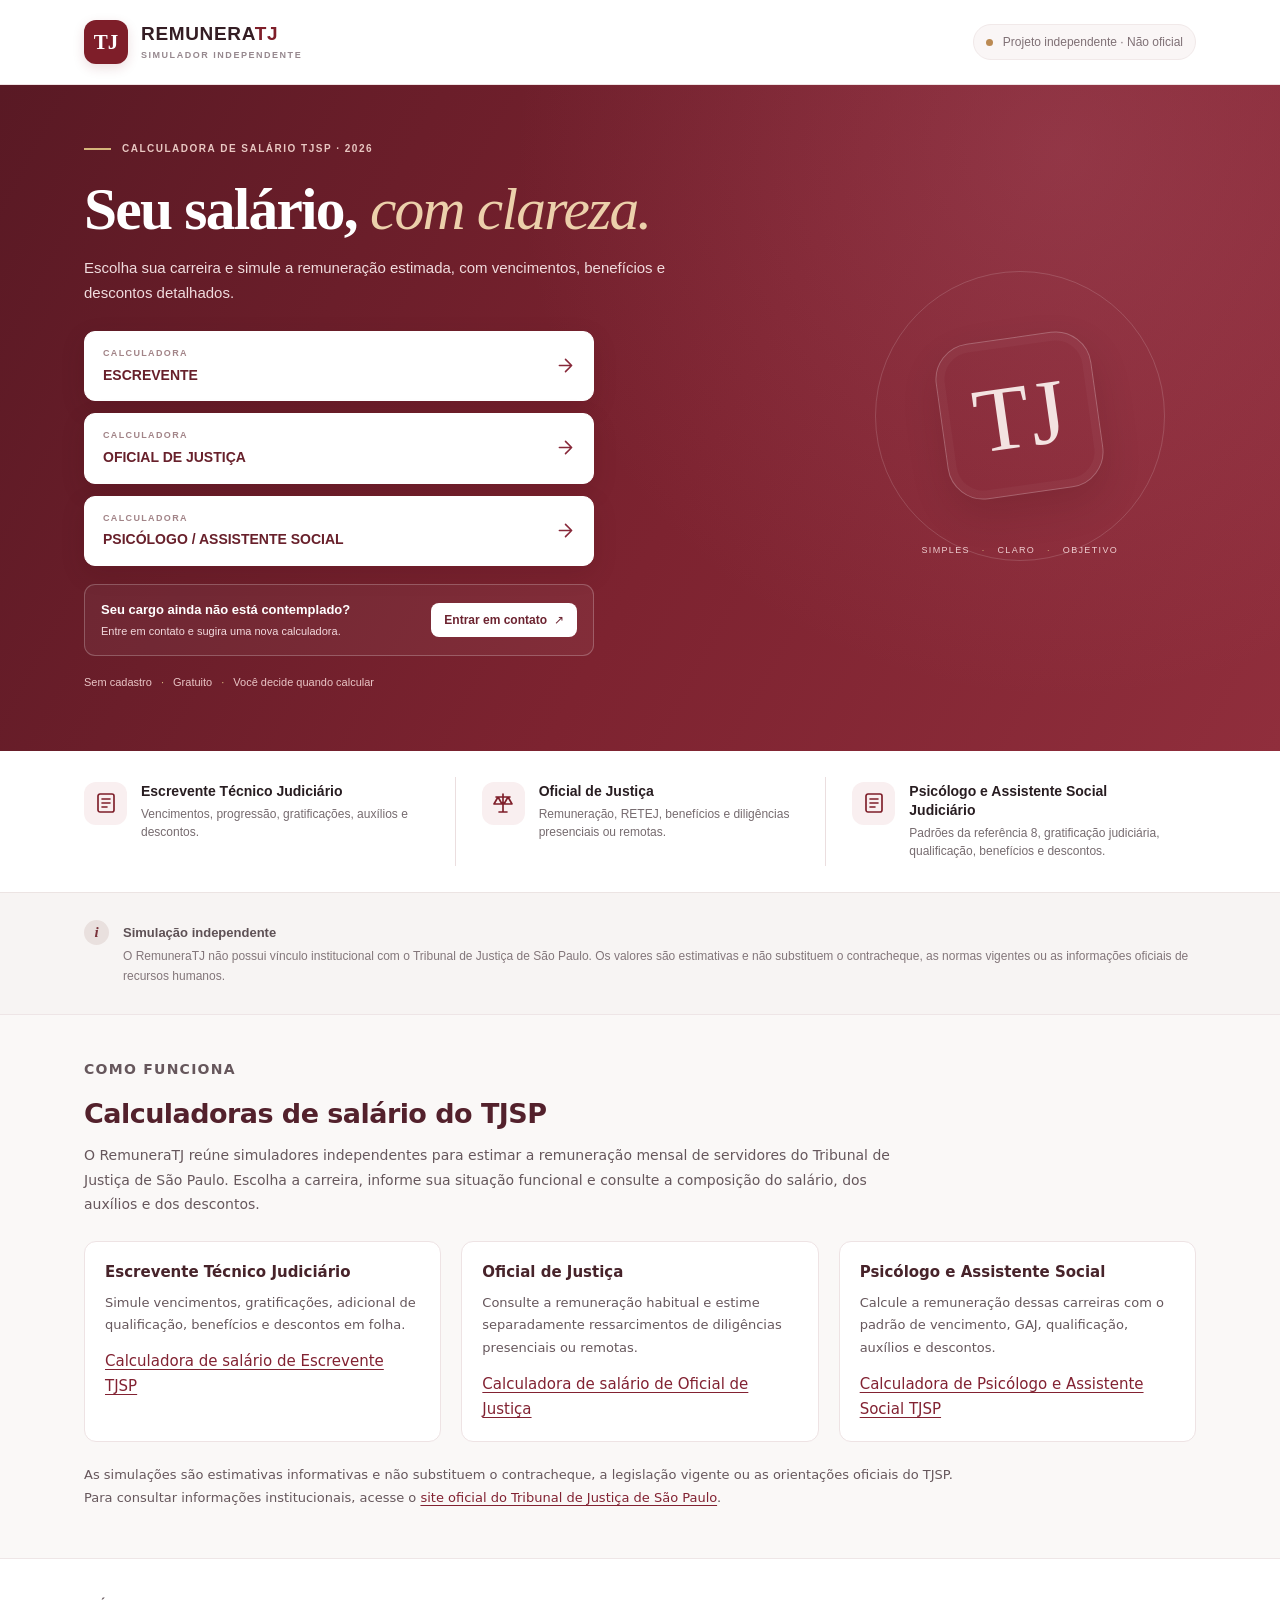
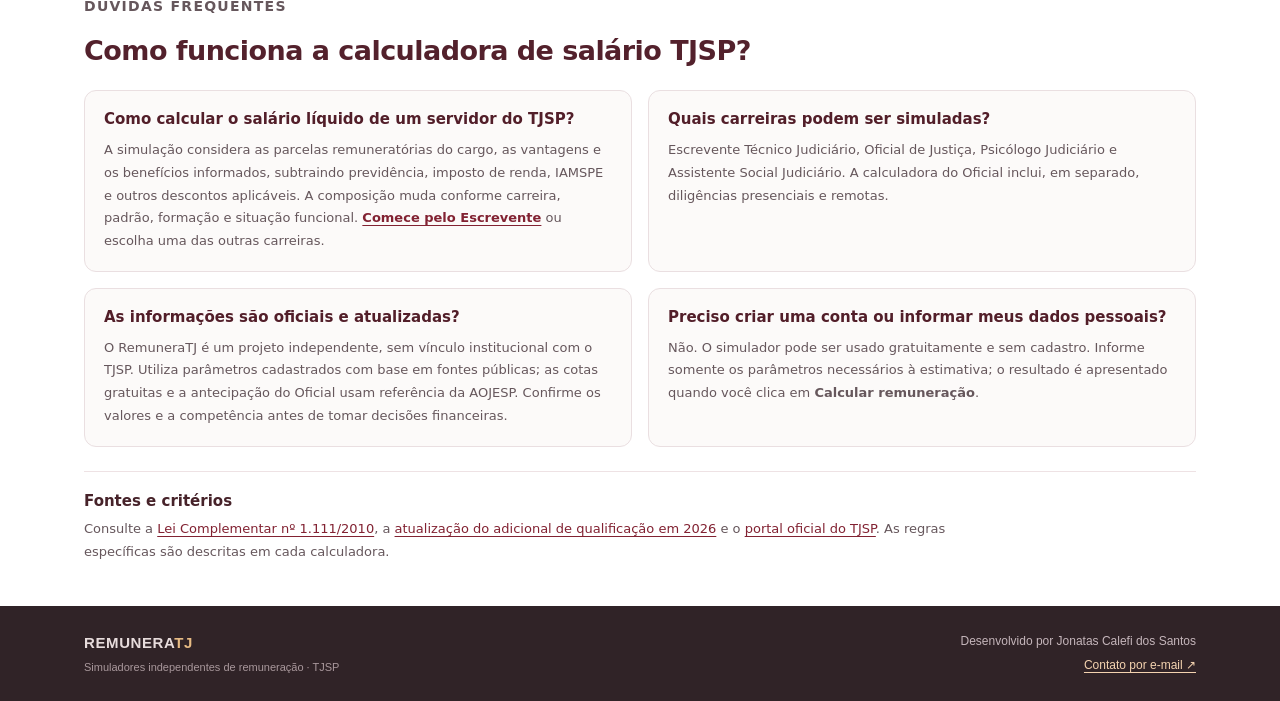
<file: index.html>
<!doctype html>

<html lang="pt-BR">
<head>
<meta charset="utf-8">
<meta name="viewport" content="width=device-width, initial-scale=1">
<meta name="theme-color" content="#7e1e29">
<title>Calculadora de Salário TJSP 2026 | RemuneraTJ</title>
<meta name="description" content="Calcule o salário TJSP 2026: Escrevente, Oficial de Justiça, Psicólogo e Assistente Social. Simule vencimentos, auxílios, IAMSPE, previdência e IRRF.">
<link rel="canonical" href="https://jonatasklf.github.io/Remuneratj/">
<link rel="icon" type="image/svg+xml" href="./assets/favicon.svg">
<link rel="stylesheet" href="./css/inicio.css?v=20261113-seo1">
<link rel="stylesheet" href="./shared/css/seo.css?v=20261115-seo2">
<meta property="og:type" content="website">
<meta property="og:locale" content="pt_BR">
<meta property="og:site_name" content="RemuneraTJ">
<meta property="og:title" content="Calculadora de Salário TJSP 2026 — RemuneraTJ">
<meta property="og:description" content="Calcule o salário TJSP 2026: Escrevente, Oficial de Justiça, Psicólogo e Assistente Social. Simule vencimentos, auxílios, IAMSPE, previdência e IRRF.">
<meta property="og:url" content="https://jonatasklf.github.io/Remuneratj/">
<meta name="twitter:card" content="summary">
<meta name="twitter:title" content="Calculadora de Salário TJSP 2026 — RemuneraTJ">
<meta name="twitter:description" content="Calcule o salário TJSP 2026: Escrevente, Oficial de Justiça, Psicólogo e Assistente Social. Simule vencimentos, auxílios, IAMSPE, previdência e IRRF.">
<script type="application/ld+json">{"@context":"https://schema.org","@type":"WebSite","name":"RemuneraTJ — Calculadora de Salário TJSP 2026","url":"https://jonatasklf.github.io/Remuneratj/","description":"Calcule o salário TJSP 2026: Escrevente, Oficial de Justiça, Psicólogo e Assistente Social. Simule vencimentos, auxílios, IAMSPE, previdência e IRRF.","inLanguage":"pt-BR","publisher":{"@type":"Person","name":"Jonatas Calefi dos Santos"},"about":{"@type":"Thing","name":"Remuneração dos servidores do TJSP"},"hasPart":[{"@type":"WebPage","name":"Calculadora do Salário de Escrevente TJSP","url":"https://jonatasklf.github.io/Remuneratj/remuneracao-tjsp/"},{"@type":"WebPage","name":"Calculadora do Salário de Oficial de Justiça TJSP","url":"https://jonatasklf.github.io/Remuneratj/remuneracao-oficial/"},{"@type":"WebPage","name":"Calculadora de Salário de Psicólogo e Assistente Social TJSP","url":"https://jonatasklf.github.io/Remuneratj/remuneracao-profissionais/"}]}</script>
</head>
<body>
<a class="skip" href="#calculadoras">Ir para as calculadoras</a>
<header class="header">
<div class="wrap top">
<a aria-label="RemuneraTJ — página inicial" class="brand" href="./">
<span aria-hidden="true" class="brand-icon">TJ</span>
<span class="brand-word">REMUNERA<span>TJ</span><small>SIMULADOR INDEPENDENTE</small></span>
</a>
<span class="status"><i aria-hidden="true"></i> Projeto independente · Não oficial</span>
</div>
</header>
<main>
<section aria-labelledby="titulo-principal" class="hero">
<div class="wrap hero-body">
<div class="hero-copy">
<p class="eyebrow"><span aria-hidden="true" class="eyebrow-dash"></span> CALCULADORA DE SALÁRIO TJSP · 2026</p>
<h1 id="titulo-principal">Seu salário, <em>com clareza.</em></h1>
<p class="lead">Escolha sua carreira e simule a remuneração estimada, com vencimentos, benefícios e descontos detalhados.</p>
<nav aria-label="Escolha uma calculadora" class="hero-choices" id="calculadoras">
<a class="choice" href="./remuneracao-tjsp/">
<span class="choice-text"><span class="choice-kicker">CALCULADORA</span><strong>ESCREVENTE</strong></span>
<svg aria-hidden="true" class="choice-arrow" fill="none" height="21" stroke="currentColor" stroke-linecap="round" stroke-linejoin="round" stroke-width="1.8" viewbox="0 0 24 24" width="21"><path d="M5 12h14M12 5l7 7-7 7"></path></svg>
</a>
<a class="choice" href="./remuneracao-oficial/">
<span class="choice-text"><span class="choice-kicker">CALCULADORA</span><strong>OFICIAL DE JUSTIÇA</strong></span>
<svg aria-hidden="true" class="choice-arrow" fill="none" height="21" stroke="currentColor" stroke-linecap="round" stroke-linejoin="round" stroke-width="1.8" viewbox="0 0 24 24" width="21"><path d="M5 12h14M12 5l7 7-7 7"></path></svg>
</a>
<a class="choice" href="./remuneracao-profissionais/">
<span class="choice-text"><span class="choice-kicker">CALCULADORA</span><strong>PSICÓLOGO / ASSISTENTE SOCIAL</strong></span>
<svg aria-hidden="true" class="choice-arrow" fill="none" height="21" stroke="currentColor" stroke-linecap="round" stroke-linejoin="round" stroke-width="1.8" viewbox="0 0 24 24" width="21"><path d="M5 12h14M12 5l7 7-7 7"></path></svg>
</a></nav>
<div class="career-request" role="note" aria-label="Solicitar inclusão de carreira">
  <div class="career-request-text">
    <strong>Seu cargo ainda não está contemplado?</strong>
    <span>Entre em contato e sugira uma nova calculadora.</span>
  </div>
  <a class="career-request-button" href="mailto:jonatasklfsantos@outlook.com?subject=RemuneraTJ%20-%20Solicita%C3%A7%C3%A3o%20de%20inclus%C3%A3o%20de%20cargo">Entrar em contato <span aria-hidden="true">↗</span></a>
</div>
<p class="hero-aside">Sem cadastro <span aria-hidden="true">·</span> Gratuito <span aria-hidden="true">·</span> Você decide quando calcular</p>
</div>
<div aria-hidden="true" class="hero-art">
<div class="ring"></div>
<div class="big-mark">TJ</div>
<div class="art-caption">SIMPLES <span>·</span> CLARO <span>·</span> OBJETIVO</div>
</div>
</div>
</section>
<section aria-label="O que você pode calcular" class="summary">
<div class="wrap summary-grid">
<div class="summary-item">
<div aria-hidden="true" class="summary-icon"><svg fill="none" height="24" stroke="currentColor" stroke-linecap="round" stroke-linejoin="round" stroke-width="1.65" viewbox="0 0 24 24" width="24"><rect height="18" rx="2" width="16" x="4" y="3"></rect><path d="M8 8h8M8 12h8M8 16h5"></path></svg></div>
<div><h2>Escrevente Técnico Judiciário</h2><p>Vencimentos, progressão, gratificações, auxílios e descontos.</p></div>
</div>
<div class="summary-item">
<div aria-hidden="true" class="summary-icon"><svg fill="none" height="24" stroke="currentColor" stroke-linecap="round" stroke-linejoin="round" stroke-width="1.65" viewbox="0 0 24 24" width="24"><path d="M12 3v18M5 6h14M7 6 3 13h8L7 6ZM17 6l-4 7h8l-4-7ZM8 21h8"></path></svg></div>
<div><h2>Oficial de Justiça</h2><p>Remuneração, RETEJ, benefícios e diligências presenciais ou remotas.</p></div>
</div>
<div class="summary-item">
<div aria-hidden="true" class="summary-icon"><svg fill="none" height="24" stroke="currentColor" stroke-linecap="round" stroke-linejoin="round" stroke-width="1.65" viewbox="0 0 24 24" width="24"><rect height="18" rx="2" width="16" x="4" y="3"></rect><path d="M8 8h8M8 12h8M8 16h5"></path></svg></div>
<div><h2>Psicólogo e Assistente Social Judiciário</h2><p>Padrões da referência 8, gratificação judiciária, qualificação, benefícios e descontos.</p></div>
</div></div>
</section>
<section class="disclaimer">
<div class="wrap disclaimer-body">
<span aria-hidden="true" class="info-icon">i</span>
<div><strong>Simulação independente</strong><p>O RemuneraTJ não possui vínculo institucional com o Tribunal de Justiça de São Paulo. Os valores são estimativas e não substituem o contracheque, as normas vigentes ou as informações oficiais de recursos humanos.</p></div>
</div>
</section>

<section class="seo-info" aria-labelledby="sobre-remuneratj">
  <div class="seo-info__inner">
    <div class="seo-info__intro">
      <p class="seo-info__eyebrow">COMO FUNCIONA</p>
      <h2 id="sobre-remuneratj">Calculadoras de salário do TJSP</h2>
      <p>O RemuneraTJ reúne simuladores independentes para estimar a remuneração mensal de servidores do Tribunal de Justiça de São Paulo. Escolha a carreira, informe sua situação funcional e consulte a composição do salário, dos auxílios e dos descontos.</p>
    </div>
    <div class="seo-info__grid seo-info__grid--three">
      <div class="seo-info__item"><h3>Escrevente Técnico Judiciário</h3><p>Simule vencimentos, gratificações, adicional de qualificação, benefícios e descontos em folha.</p><a href="./remuneracao-tjsp/">Calculadora de salário de Escrevente TJSP</a></div>
      <div class="seo-info__item"><h3>Oficial de Justiça</h3><p>Consulte a remuneração habitual e estime separadamente ressarcimentos de diligências presenciais ou remotas.</p><a href="./remuneracao-oficial/">Calculadora de salário de Oficial de Justiça</a></div>
      <div class="seo-info__item"><h3>Psicólogo e Assistente Social</h3><p>Calcule a remuneração dessas carreiras com o padrão de vencimento, GAJ, qualificação, auxílios e descontos.</p><a href="./remuneracao-profissionais/">Calculadora de Psicólogo e Assistente Social TJSP</a></div>
    </div>
    <p class="seo-info__note">As simulações são estimativas informativas e não substituem o contracheque, a legislação vigente ou as orientações oficiais do TJSP. Para consultar informações institucionais, acesse o <a href="https://www.tjsp.jus.br/">site oficial do Tribunal de Justiça de São Paulo</a>.</p>
  </div>
</section>


<section class="seo-info seo-info--faq" aria-labelledby="duvidas-remuneratj">
<div class="seo-info__inner">
<p class="seo-info__eyebrow">DÚVIDAS FREQUENTES</p>
<h2 id="duvidas-remuneratj">Como funciona a calculadora de salário TJSP?</h2>
<div class="seo-info__faq">
<article><h3>Como calcular o salário líquido de um servidor do TJSP?</h3><p>A simulação considera as parcelas remuneratórias do cargo, as vantagens e os benefícios informados, subtraindo previdência, imposto de renda, IAMSPE e outros descontos aplicáveis. A composição muda conforme carreira, padrão, formação e situação funcional. <a href="./remuneracao-tjsp/">Comece pelo Escrevente</a> ou escolha uma das outras carreiras.</p></article>
<article><h3>Quais carreiras podem ser simuladas?</h3><p>Escrevente Técnico Judiciário, Oficial de Justiça, Psicólogo Judiciário e Assistente Social Judiciário. A calculadora do Oficial inclui, em separado, diligências presenciais e remotas.</p></article>
<article><h3>As informações são oficiais e atualizadas?</h3><p>O RemuneraTJ é um projeto independente, sem vínculo institucional com o TJSP. Utiliza parâmetros cadastrados com base em fontes públicas; as cotas gratuitas e a antecipação do Oficial usam referência da AOJESP. Confirme os valores e a competência antes de tomar decisões financeiras.</p></article>
<article><h3>Preciso criar uma conta ou informar meus dados pessoais?</h3><p>Não. O simulador pode ser usado gratuitamente e sem cadastro. Informe somente os parâmetros necessários à estimativa; o resultado é apresentado quando você clica em <strong>Calcular remuneração</strong>.</p></article>
</div>
<div class="seo-info__sources"><h3>Fontes e critérios</h3><p>Consulte a <a href="https://www.al.sp.gov.br/repositorio/legislacao/lei.complementar/2010/compilacao-lei.complementar-1111-25.05.2010.html" target="_blank" rel="noopener noreferrer">Lei Complementar nº 1.111/2010</a>, a <a href="https://www.al.sp.gov.br/repositorio/legislacao/lei.complementar/2026/lei.complementar-1441-05.05.2026.html" target="_blank" rel="noopener noreferrer">atualização do adicional de qualificação em 2026</a> e o <a href="https://www.tjsp.jus.br/" target="_blank" rel="noopener noreferrer">portal oficial do TJSP</a>. As regras específicas são descritas em cada calculadora.</p></div>
</div></section>
</main>
<footer class="footer">
<div class="wrap footer-inner">
<div><strong>REMUNERA<span>TJ</span></strong><small>Simuladores independentes de remuneração · TJSP</small></div>
<div class="credit"><span>Desenvolvido por Jonatas Calefi dos Santos</span><a href="mailto:jonatasklfsantos@outlook.com">Contato por e-mail <span aria-hidden="true">↗</span></a></div>
</div>
</footer>
</body>
</html>
</file>
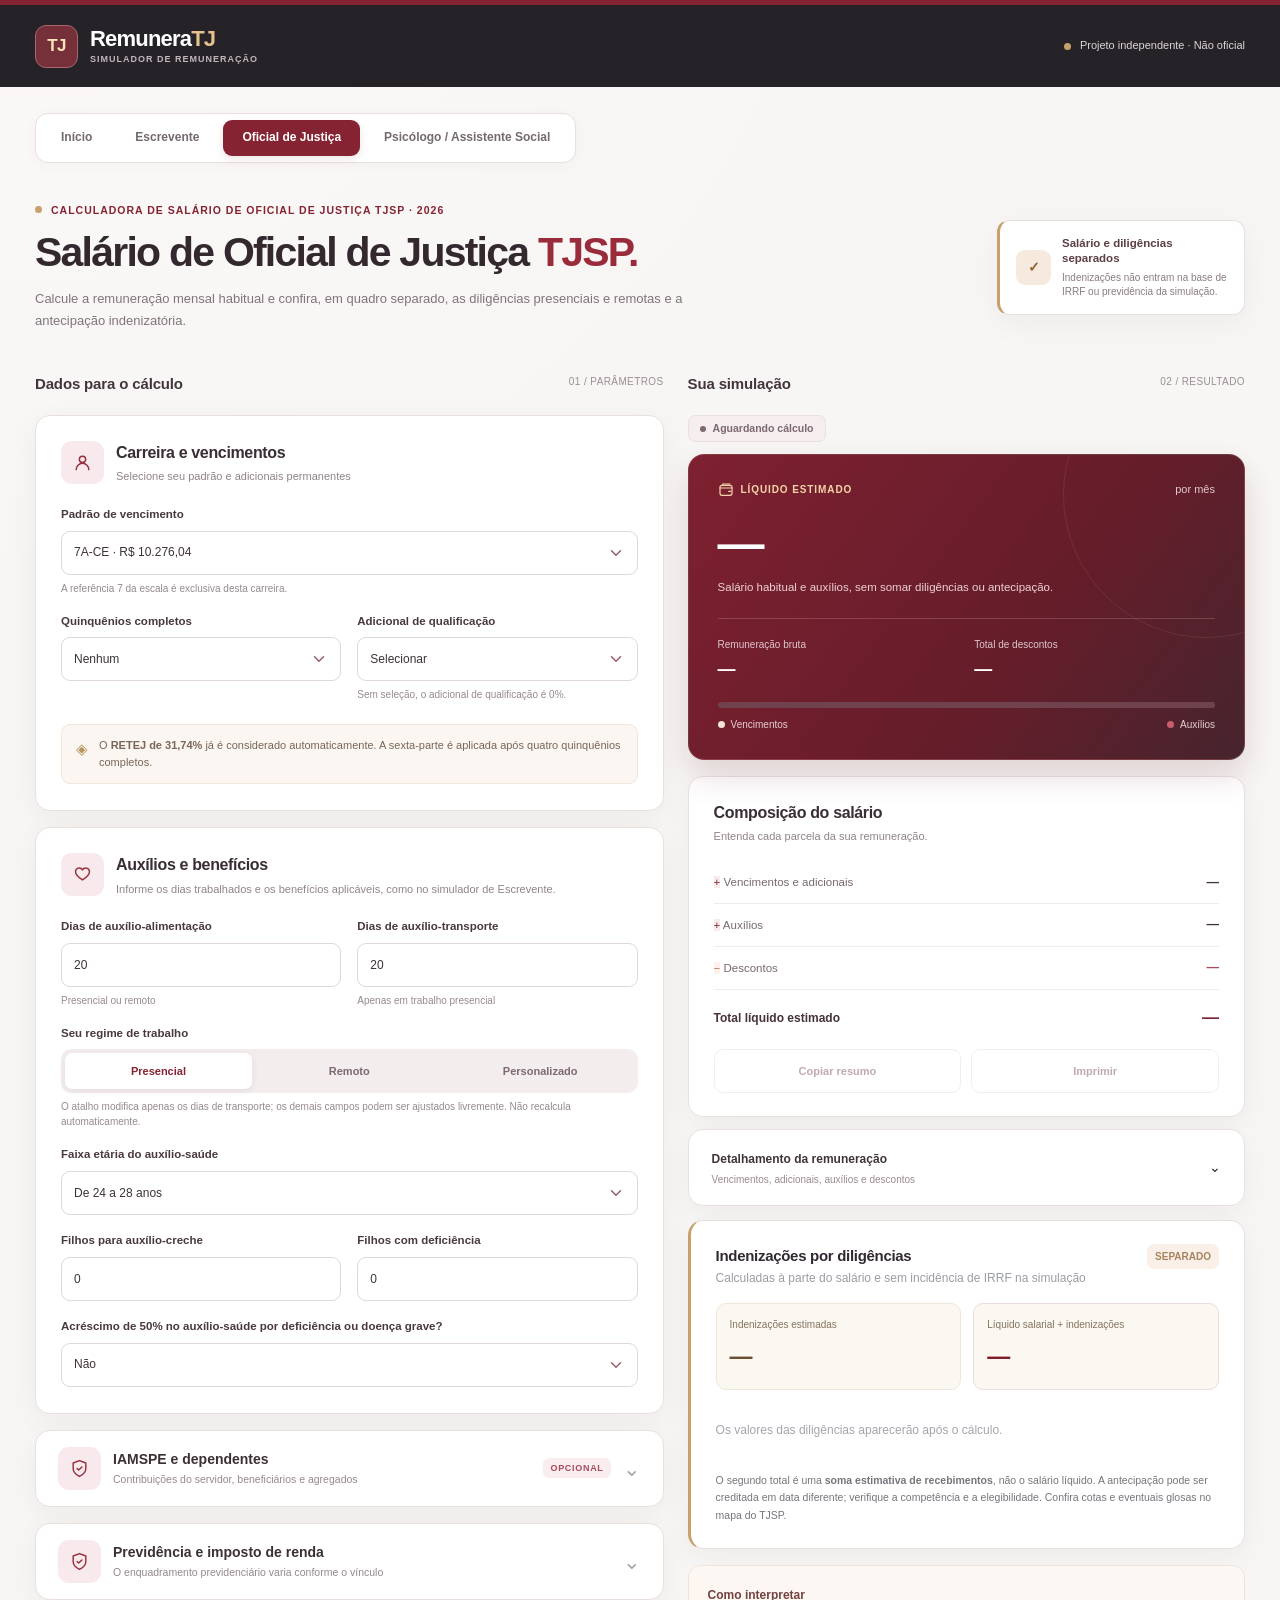
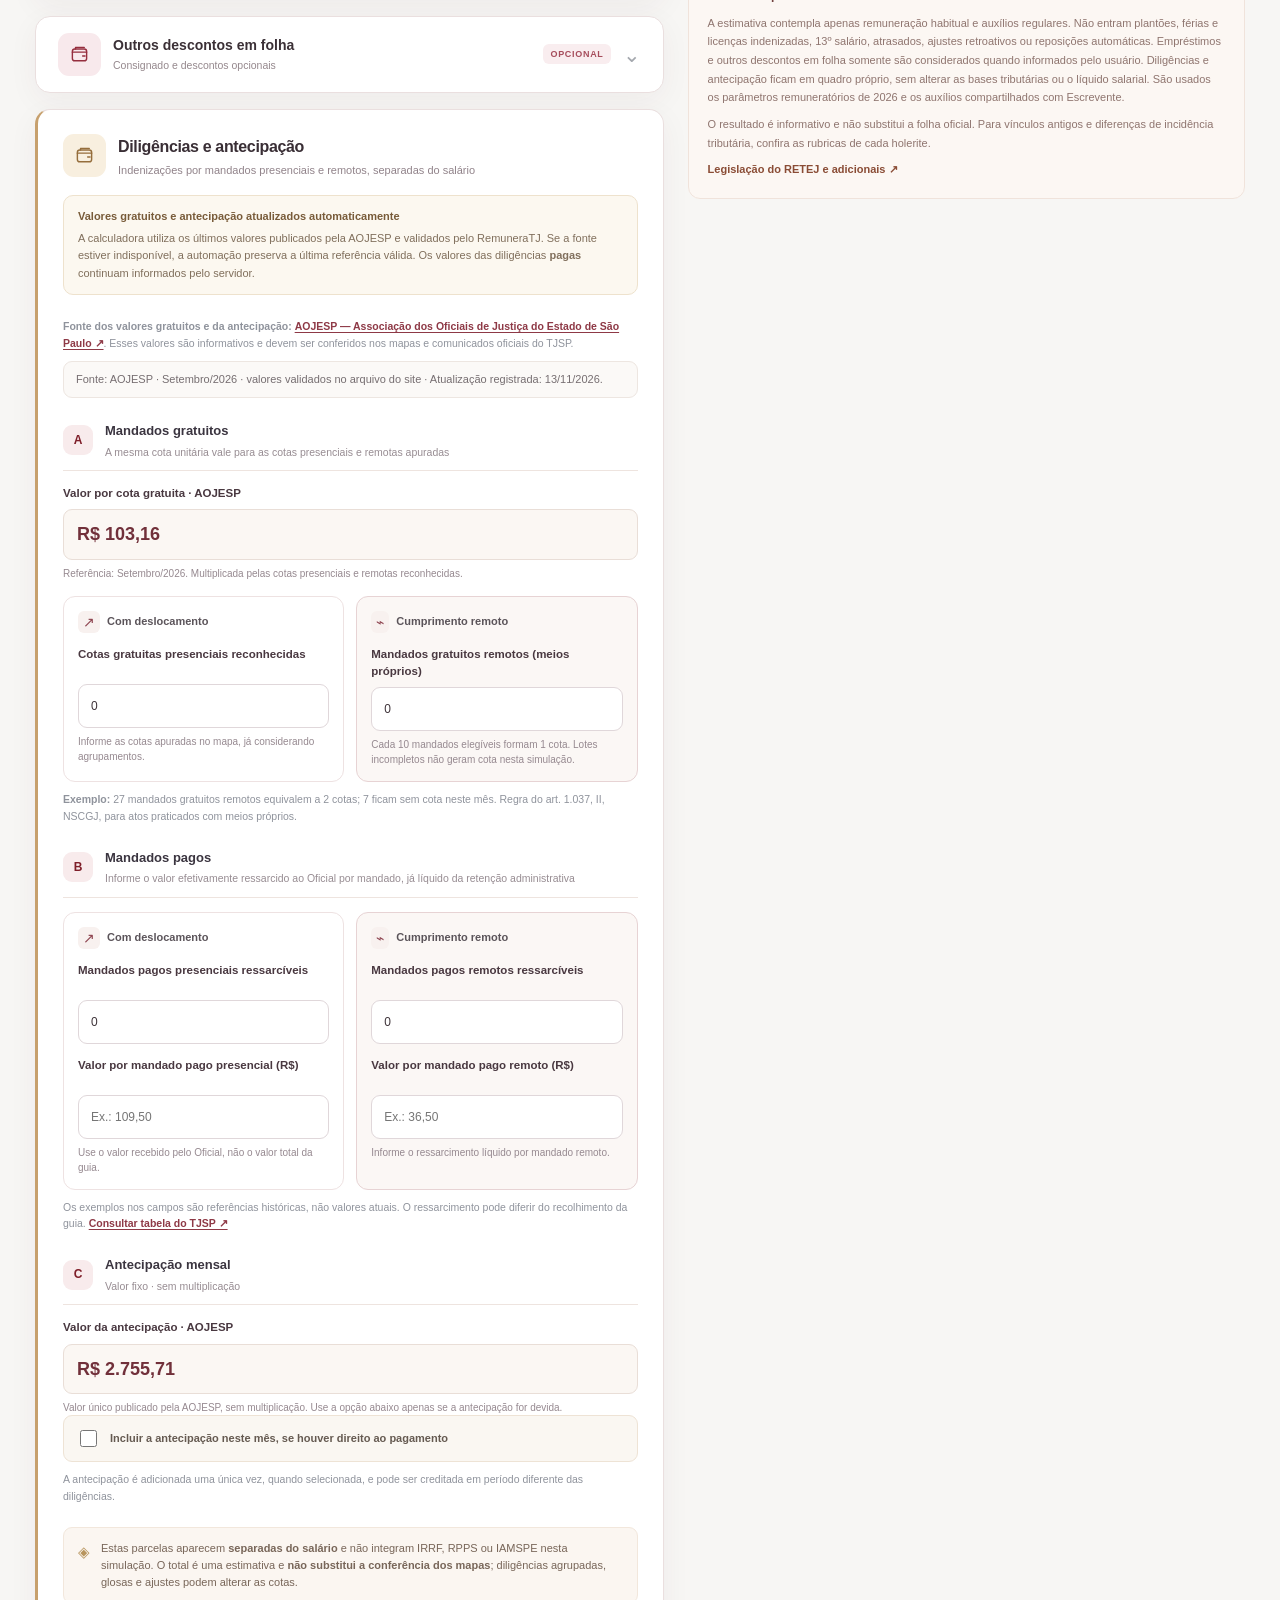
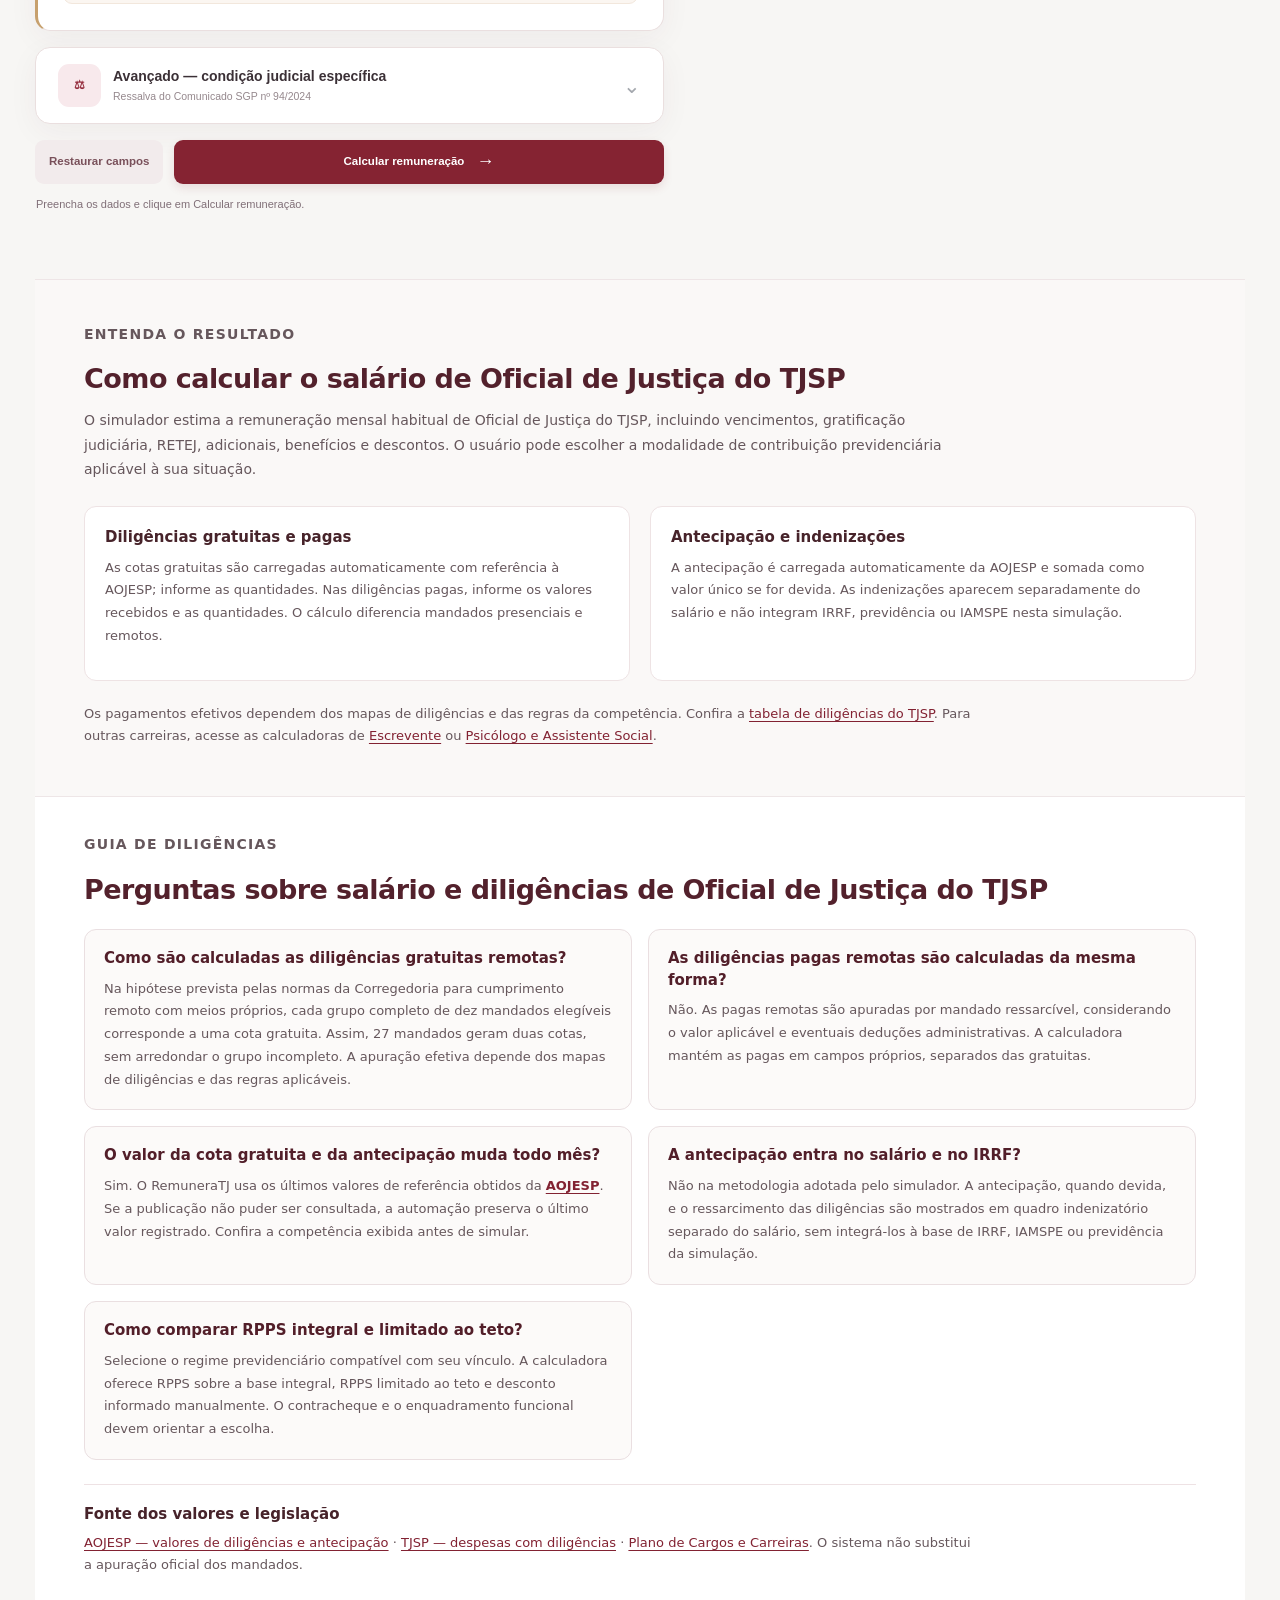
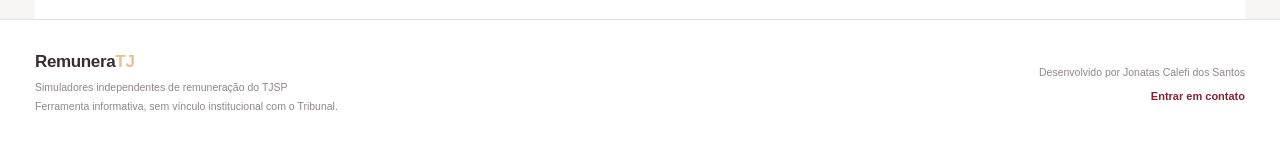
<file: remuneracao-oficial/index.html>
<!doctype html>
<!DOCTYPE html>

<html lang="pt-BR"><head>
<meta charset="utf-8">
<meta name="viewport" content="width=device-width, initial-scale=1">
<meta name="theme-color" content="#7e1e29">
<title>Salário Oficial de Justiça TJSP 2026 | RemuneraTJ</title>
<meta name="description" content="Calcule salário de Oficial de Justiça TJSP, RETEJ, auxílios e descontos. Simule diligências gratuitas e pagas, presenciais e remotas, e antecipação.">
<link rel="canonical" href="https://jonatasklf.github.io/Remuneratj/remuneracao-oficial/">
<link rel="icon" type="image/svg+xml" href="../assets/favicon.svg">
<link rel="stylesheet" href="./css/oficial.css">
<link rel="stylesheet" href="../shared/css/simuladores.css?v=comissoes-20261115">
<link rel="stylesheet" href="../shared/css/seo.css?v=20261115-seo2">
<meta property="og:type" content="website">
<meta property="og:locale" content="pt_BR">
<meta property="og:site_name" content="RemuneraTJ">
<meta property="og:title" content="Salário de Oficial de Justiça TJSP — RemuneraTJ">
<meta property="og:description" content="Calcule salário de Oficial de Justiça TJSP, RETEJ, auxílios e descontos. Simule diligências gratuitas e pagas, presenciais e remotas, e antecipação.">
<meta property="og:url" content="https://jonatasklf.github.io/Remuneratj/remuneracao-oficial/">
<meta name="twitter:card" content="summary">
<meta name="twitter:title" content="Salário de Oficial de Justiça TJSP — RemuneraTJ">
<meta name="twitter:description" content="Calcule salário de Oficial de Justiça TJSP, RETEJ, auxílios e descontos. Simule diligências gratuitas e pagas, presenciais e remotas, e antecipação.">
<script type="application/ld+json">{"@context":"https://schema.org","@type":"WebApplication","name":"Calculadora do Salário de Oficial de Justiça TJSP","url":"https://jonatasklf.github.io/Remuneratj/remuneracao-oficial/","description":"Calcule salário de Oficial de Justiça TJSP, RETEJ, auxílios e descontos. Simule diligências gratuitas e pagas, presenciais e remotas, e antecipação.","inLanguage":"pt-BR","applicationCategory":"FinanceApplication","operatingSystem":"Navegador web","isAccessibleForFree":true,"creator":{"@type":"Person","name":"Jonatas Calefi dos Santos"},"offers":{"@type":"Offer","price":"0","priceCurrency":"BRL"},"featureList":["RETEJ e gratificações","Mandados gratuitos presenciais e remotos","Diligências pagas e antecipação","Fonte AOJESP para valores de referência","Regimes previdenciários e IAMSPE"],"isPartOf":{"@type":"WebSite","name":"RemuneraTJ","url":"https://jonatasklf.github.io/Remuneratj/"}}</script>
<script type="application/ld+json">{"@context":"https://schema.org","@type":"BreadcrumbList","itemListElement":[{"@type":"ListItem","position":1,"name":"RemuneraTJ","item":"https://jonatasklf.github.io/Remuneratj/"},{"@type":"ListItem","position":2,"name":"Calculadora de Salário de Oficial de Justiça TJSP","item":"https://jonatasklf.github.io/Remuneratj/remuneracao-oficial/"}]}</script>
</head>
<body class="rt-calculator rt-oficial"><svg aria-hidden="true" class="icon-definitions" xmlns="http://www.w3.org/2000/svg">
<symbol id="i-calc" viewbox="0 0 24 24"><rect height="20" rx="2" width="14" x="5" y="2"></rect><path d="M8 6h8M8 10h2m4 0h2M8 14h2m4 0h2M8 18h2m4 0h2"></path></symbol>
<symbol id="i-wallet" viewbox="0 0 24 24"><rect height="15" rx="3" width="18" x="3" y="5"></rect><path d="M3 9h18M16 14h3M7 5V3h11"></path></symbol>
<symbol id="i-user" viewbox="0 0 24 24"><circle cx="12" cy="8" r="4"></circle><path d="M4 21a8 8 0 0 1 16 0"></path></symbol>
<symbol id="i-heart" viewbox="0 0 24 24"><path d="M20.8 8.5c0 4.7-8.8 10.4-8.8 10.4S3.2 13.2 3.2 8.5a4.7 4.7 0 0 1 8.8-2.3 4.7 4.7 0 0 1 8.8 2.3Z"></path></symbol>
<symbol id="i-shield" viewbox="0 0 24 24"><path d="M12 22s8-4 8-10V5l-8-3-8 3v7c0 6 8 10 8 10Z"></path><path d="m9 12 2 2 4-4"></path></symbol>
<symbol id="i-info" viewbox="0 0 24 24"><circle cx="12" cy="12" r="9"></circle><path d="M12 11v6m0-10v.1"></path></symbol>
<symbol id="i-chevron" viewbox="0 0 24 24"><path d="m6 9 6 6 6-6"></path></symbol>
<symbol id="i-refresh" viewbox="0 0 24 24"><path d="M20 7v5h-5M4 17v-5h5"></path><path d="M5.7 9A7 7 0 0 1 17.5 6L20 12M4 12l2.5 6A7 7 0 0 0 18.3 15"></path></symbol>
<symbol id="i-copy" viewbox="0 0 24 24"><rect height="12" rx="2" width="12" x="8" y="8"></rect><path d="M16 8V6a2 2 0 0 0-2-2H6a2 2 0 0 0-2 2v8a2 2 0 0 0 2 2h2"></path></symbol>
<symbol id="i-print" viewbox="0 0 24 24"><path d="M6 9V3h12v6M6 18H4V9h16v9h-2"></path><path d="M6 14h12v7H6zM16 12h.01"></path></symbol>
<symbol id="i-check" viewbox="0 0 24 24"><path d="m5 12 4 4 10-10"></path></symbol>
<symbol id="i-arrow" viewbox="0 0 24 24"><path d="M5 12h14m-6-6 6 6-6 6"></path></symbol>
</svg>
<header class="rt-header"><div class="rt-shell rt-header-inner">
<a aria-label="RemuneraTJ — página inicial" class="rt-brand" href="../">
<span aria-hidden="true" class="rt-brand-mark">TJ</span><span class="rt-brand-name">Remunera<span>TJ</span><small>SIMULADOR DE REMUNERAÇÃO</small></span>
</a><div class="rt-header-status"><span class="rt-status-dot"></span><span>Projeto independente · Não oficial</span></div>
</div></header>
<main class="rt-main wrap"><nav aria-label="Escolha da calculadora" class="rt-careers"><a href="../">Início</a><a data-career="escrevente" href="../remuneracao-tjsp/">Escrevente</a><a aria-current="page" data-career="oficial" href="../remuneracao-oficial/">Oficial de Justiça</a><a data-career="profissionais" href="../remuneracao-profissionais/">Psicólogo / Assistente Social</a></nav>
<section class="rt-hero"><div><div class="rt-eyebrow"><span class="rt-eyebrow-dot"></span> CALCULADORA DE SALÁRIO DE OFICIAL DE JUSTIÇA TJSP · 2026</div><h1>Salário de Oficial de Justiça <span>TJSP.</span></h1><p>Calcule a remuneração mensal habitual e confira, em quadro separado, as diligências presenciais e remotas e a antecipação indenizatória.</p></div><aside class="rt-hero-note"><span aria-hidden="true" class="rt-note-symbol">✓</span><span><strong>Salário e diligências separados</strong><small>Indenizações não entram na base de IRRF ou previdência da simulação.</small></span></aside></section>
<div class="app-grid">
<section aria-labelledby="form-title" class="form-side"><div class="section-caption"><h2 id="form-title">Dados para o cálculo</h2><span>01 / PARÂMETROS</span></div>
<form id="ojForm" novalidate="">
<div class="panel section"><div class="panel-head"><span class="mini-icon"><svg aria-hidden="true" class="icon"><use href="#i-user"></use></svg></span><div><h3>Carreira e vencimentos</h3><p>Selecione seu padrão e adicionais permanentes</p></div></div>
<div class="fields"><div class="field span2"><label for="padrao">Padrão de vencimento</label><select id="padrao" name="padrao"></select><small>A referência 7 da escala é exclusiva desta carreira.</small></div>
<div class="field"><label for="quinquenios">Quinquênios completos</label><select id="quinquenios" name="quinquenios"></select></div>
<div class="field"><label for="aq">Adicional de qualificação</label><select id="aq" name="aq" autocomplete="off"><option value="" selected>Selecionar</option><option value="0.10">Especialização reconhecida (10%)</option><option value="0.15">Mestrado reconhecido (15%)</option><option value="0.20">Doutorado reconhecido (20%)</option></select><small>Sem seleção, o adicional de qualificação é 0%.</small></div></div>
<div class="inline-info"><span>◈</span><div>O <b>RETEJ de 31,74%</b> já é considerado automaticamente. A sexta-parte é aplicada após quatro quinquênios completos.</div></div></div>
<div aria-labelledby="auxiliosTitulo" class="panel section"><div class="panel-head"><span class="mini-icon"><svg aria-hidden="true" class="icon"><use href="#i-heart"></use></svg></span><div><h3 id="auxiliosTitulo">Auxílios e benefícios</h3><p>Informe os dias trabalhados e os benefícios aplicáveis, como no simulador de Escrevente.</p></div></div>
<div class="fields">
<div class="field"><label for="alimentacao">Dias de auxílio-alimentação</label><input id="alimentacao" max="31" min="0" required="" step="1" type="number" value="20"/><small>Presencial ou remoto</small></div>
<div class="field"><label for="transporte">Dias de auxílio-transporte</label><input id="transporte" max="31" min="0" required="" step="1" type="number" value="20"/><small>Apenas em trabalho presencial</small></div>
<div class="field span2"><span class="field-label">Seu regime de trabalho</span><div aria-label="Atalhos de regime de trabalho" class="segmented-regime" role="group"><button aria-pressed="true" class="regime-option active" data-regime="presencial" type="button">Presencial</button><button aria-pressed="false" class="regime-option" data-regime="remoto" type="button">Remoto</button><button aria-pressed="false" class="regime-option" data-regime="personalizado" type="button">Personalizado</button></div><small>O atalho modifica apenas os dias de transporte; os demais campos podem ser ajustados livremente. Não recalcula automaticamente.</small></div>
<div class="field span2"><label for="faixaSaude">Faixa etária do auxílio-saúde</label><select id="faixaSaude"><option value="0">Sem auxílio-saúde</option><option value="1">Até 18 anos</option><option value="2">De 19 a 23 anos</option><option selected="" value="3">De 24 a 28 anos</option><option value="4">De 29 a 33 anos</option><option value="5">De 34 a 38 anos</option><option value="6">De 39 a 43 anos</option><option value="7">De 44 a 48 anos</option><option value="8">De 49 a 53 anos</option><option value="9">De 54 a 58 anos</option><option value="10">59 anos ou mais</option></select></div>
<div class="field"><label for="creche">Filhos para auxílio-creche</label><input id="creche" max="20" min="0" step="1" type="number" value="0"/></div>
<div class="field"><label for="filhoDeficiencia">Filhos com deficiência</label><input id="filhoDeficiencia" max="20" min="0" step="1" type="number" value="0"/></div>
<div class="field span2"><label for="saudeMajorada">Acréscimo de 50% no auxílio-saúde por deficiência ou doença grave?</label><select id="saudeMajorada"><option selected="" value="1">Não</option><option value="1.5">Sim</option></select></div>
</div></div>
<details class="panel fold iamspe-panel"><summary><span class="mini-icon"><svg aria-hidden="true" class="icon"><use href="#i-shield"></use></svg></span><span><strong>IAMSPE e dependentes</strong><small>Contribuições do servidor, beneficiários e agregados</small></span><span class="optional-label">OPCIONAL</span><span class="chevron">⌄</span></summary>
<div class="fold-body"><p class="fold-explanation">Indique se o servidor contribui para o IAMSPE e, quando houver, informe os beneficiários e agregados. Todos os descontos aparecerão separadamente no resultado.</p><div class="fields">
<div class="field span2"><label for="iamspe">IAMSPE — situação do servidor</label><select id="iamspe"><option selected="" value="0.02">Sim (menos de 59 anos)</option><option value="0.03">Sim (a partir de 59 anos)</option><option value="0">Não</option></select></div>
<div class="field"><label for="dependentesMenor">Beneficiários abaixo de 59 anos</label><input id="dependentesMenor" max="20" min="0" step="1" type="number" value="0"/></div>
<div class="field"><label for="dependentesMaior">Beneficiários a partir de 59 anos</label><input id="dependentesMaior" max="20" min="0" step="1" type="number" value="0"/></div>
<div class="field"><label for="agregadosMenor">Agregados abaixo de 59 anos</label><input id="agregadosMenor" max="20" min="0" step="1" type="number" value="0"/></div>
<div class="field"><label for="agregadosMaior">Agregados a partir de 59 anos</label><input id="agregadosMaior" max="20" min="0" step="1" type="number" value="0"/></div>
</div></div></details>
<details class="panel fold previdencia-panel"><summary><span class="mini-icon"><svg aria-hidden="true" class="icon"><use href="#i-shield"></use></svg></span><span><strong>Previdência e imposto de renda</strong><small>O enquadramento previdenciário varia conforme o vínculo</small></span><span class="chevron">⌄</span></summary><div class="fold-body fields">
<div class="field span2"><label for="modoPrevidencia">Regime de contribuição ao RPPS</label><select id="modoPrevidencia"><option value="integral">RPPS sobre a base integral · vínculo antigo</option><option value="teto">RPPS limitado ao teto do INSS · previdência complementar</option><option value="manual">Informar contribuição mensal manualmente</option></select><small>Confira o ingresso no TJSP, eventual migração de regime e a base efetiva no contracheque.</small></div>
<div class="field span2" hidden="" id="manualBox"><label for="previdenciaManual">Contribuição previdenciária informada (R$)</label><input id="previdenciaManual" max="99999" min="0" step="0.01" type="number" value="0"/></div>
<div class="field span2"><label for="dependentesIr">Dependentes para IRRF</label><input id="dependentesIr" max="20" min="0" step="1" type="number" value="0"/></div>
</div></details>
<details class="panel fold"><summary><span class="mini-icon"><svg aria-hidden="true" class="icon"><use href="#i-wallet"></use></svg></span><span><strong>Outros descontos em folha</strong><small>Consignado e descontos opcionais</small></span><span class="optional-label">OPCIONAL</span><span class="chevron">⌄</span></summary>
<div class="fold-body"><p class="fold-explanation">Informe o valor descontado em folha. Essas parcelas reduzem somente o líquido, sem alterar IRRF, RPPS ou IAMSPE. Se não houver, deixe zero.</p><div class="fields">
<div class="field"><label for="emprestimoConsignado">Empréstimo consignado (R$)</label><input id="emprestimoConsignado" inputmode="decimal" max="9999999.99" min="0" step="0.01" type="number" value="0"/><small>Valor mensal das parcelas consignadas</small></div>
<div class="field"><label for="outrosDescontos">Outros descontos em folha (R$)</label><input id="outrosDescontos" inputmode="decimal" max="9999999.99" min="0" step="0.01" type="number" value="0"/><small>Não repita os descontos já calculados acima</small></div>
</div></div></details>
<div aria-labelledby="indemFormTitle" class="panel section indemnity-form"><div class="panel-head"><span class="mini-icon indemnity-icon"><svg aria-hidden="true" class="icon"><use href="#i-wallet"></use></svg></span><div><h3 id="indemFormTitle">Diligências e antecipação</h3><p>Indenizações por mandados presenciais e remotos, separadas do salário</p></div></div>
<div class="indem-note"><strong>Valores gratuitos e antecipação atualizados automaticamente</strong><span>A calculadora utiliza os últimos valores publicados pela AOJESP e validados pelo RemuneraTJ. Se a fonte estiver indisponível, a automação preserva a última referência válida. Os valores das diligências <b>pagas</b> continuam informados pelo servidor.</span></div>
<p class="indem-hint"><strong>Fonte dos valores gratuitos e da antecipação:</strong> <a href="https://aojesp.org.br/" target="_blank" rel="noopener noreferrer" aria-label="Consultar os valores publicados pela AOJESP (abre em nova aba)">AOJESP — Associação dos Oficiais de Justiça do Estado de São Paulo ↗</a>. Esses valores são informativos e devem ser conferidos nos mapas e comunicados oficiais do TJSP.</p><p id="statusDadosAOJESP" class="indem-fonte-status" role="status" aria-live="polite">Consultando última referência publicada…</p>
<div class="indem-heading"><span class="indem-heading-number">A</span><div><strong>Mandados gratuitos</strong><small>A mesma cota unitária vale para as cotas presenciais e remotas apuradas</small></div></div>
<div class="fields indem-values"><div class="field span2"><span class="field-label">Valor por cota gratuita · AOJESP</span><div class="indem-auto-value" id="valorGratuitaExibido" aria-live="polite">R$ 103,16</div><small id="competenciaGratuitaExibida">Referência: setembro/2026. Multiplicado pelas cotas presenciais e remotas reconhecidas.</small></div></div>
<div class="indem-work-modes">
<div class="indem-mode"><div class="mode-title"><span class="mode-icon">↗</span><strong>Com deslocamento</strong></div><div class="field"><label for="quantidadeGratuita">Cotas gratuitas presenciais reconhecidas</label><input id="quantidadeGratuita" max="5000" min="0" step="1" type="number" value="0"/><small>Informe as cotas apuradas no mapa, já considerando agrupamentos.</small></div></div>
<div class="indem-mode remote"><div class="mode-title"><span class="mode-icon">⌁</span><strong>Cumprimento remoto</strong></div><div class="field"><label for="quantidadeGratuitaRemota">Mandados gratuitos remotos (meios próprios)</label><input aria-describedby="regraRemotoGratuito" id="quantidadeGratuitaRemota" max="50000" min="0" step="1" type="number" value="0"/><small id="regraRemotoGratuito">Cada 10 mandados elegíveis formam 1 cota. Lotes incompletos não geram cota nesta simulação.</small></div></div>
</div>
<p class="indem-hint"><strong>Exemplo:</strong> 27 mandados gratuitos remotos equivalem a 2 cotas; 7 ficam sem cota neste mês. Regra do art. 1.037, II, NSCGJ, para atos praticados com meios próprios.</p>
<div class="indem-heading"><span class="indem-heading-number">B</span><div><strong>Mandados pagos</strong><small>Informe o valor efetivamente ressarcido ao Oficial por mandado, já líquido da retenção administrativa</small></div></div>
<div class="indem-work-modes">
<div class="indem-mode"><div class="mode-title"><span class="mode-icon">↗</span><strong>Com deslocamento</strong></div>
<div class="field"><label for="quantidadePaga">Mandados pagos presenciais ressarcíveis</label><input id="quantidadePaga" max="5000" min="0" step="1" type="number" value="0"/></div>
<div class="field"><label for="valorPaga">Valor por mandado pago presencial (R$)</label><input autocomplete="off" id="valorPaga" inputmode="decimal" placeholder="Ex.: 109,50" type="text" value=""/><small>Use o valor recebido pelo Oficial, não o valor total da guia.</small></div></div>
<div class="indem-mode remote"><div class="mode-title"><span class="mode-icon">⌁</span><strong>Cumprimento remoto</strong></div>
<div class="field"><label for="quantidadePagaRemota">Mandados pagos remotos ressarcíveis</label><input id="quantidadePagaRemota" max="5000" min="0" step="1" type="number" value="0"/></div>
<div class="field"><label for="valorPagaRemota">Valor por mandado pago remoto (R$)</label><input autocomplete="off" id="valorPagaRemota" inputmode="decimal" placeholder="Ex.: 36,50" type="text" value=""/><small>Informe o ressarcimento líquido por mandado remoto.</small></div></div>
</div>
<small class="indem-hint">Os exemplos nos campos são referências históricas, não valores atuais. O ressarcimento pode diferir do recolhimento da guia. <a href="https://portal.tjsp.jus.br/IndicesTaxasJudiciarias/DespesasProcessuais/DiligenciaOficiaisJustica?f=4" rel="noopener noreferrer" target="_blank">Consultar tabela do TJSP ↗</a></small>
<div class="indem-heading"><span class="indem-heading-number">C</span><div><strong>Antecipação mensal</strong><small>Valor fixo · sem multiplicação</small></div></div>
<div class="fields"><div class="field span2"><span class="field-label">Valor da antecipação · AOJESP</span><div class="indem-auto-value" id="valorAntecipacaoExibido" aria-live="polite">R$ 2.755,71</div><small>Valor único publicado pela AOJESP, sem multiplicação. Use a opção abaixo apenas se a antecipação for devida.</small></div></div>
<label class="indem-check"><input id="incluirAntecipacao" type="checkbox"/><span>Incluir a antecipação neste mês, se houver direito ao pagamento</span></label>
<small class="indem-hint">A antecipação é adicionada uma única vez, quando selecionada, e pode ser creditada em período diferente das diligências.</small>
<div class="inline-info"><span>◈</span><div>Estas parcelas aparecem <b>separadas do salário</b> e não integram IRRF, RPPS ou IAMSPE nesta simulação. O total é uma estimativa e <b>não substitui a conferência dos mapas</b>; diligências agrupadas, glosas e ajustes podem alterar as cotas.</div></div>
</div>
<details class="panel fold" id="efeitoCascataPanel"><summary><span class="mini-icon">⚖</span><span><strong>Avançado — condição judicial específica</strong><small>Ressalva do Comunicado SGP nº 94/2024</small></span><span class="chevron">⌄</span></summary><div class="fold-body fields">
<label class="avancado-check"><input type="checkbox" id="efeitoCascata"/><span>Tenho decisão judicial que exige calcular quinquênios e sexta-parte <strong>sem incluir o adicional de qualificação</strong> na base desses adicionais.</span></label>
<p class="avancado-nota">Em regra, o AQ integra a base dos adicionais temporais desde janeiro de 2025. Assinale apenas se a ressalva do item 4 do Comunicado SGP nº 94/2024 se aplicar à sua situação. Não calcula retroativos nem retira o AQ da remuneração.</p>
<p class="avancado-nota">Fonte: <a href="https://www.apatej.org.br/wp-content/uploads/2024/12/COMUNICADO-No-94-2024-SGP-1.pdf" target="_blank" rel="noopener noreferrer">Comunicado SGP nº 94/2024</a>.</p>
</div></details>
<div class="form-actions"><button class="btn reset" type="reset">Restaurar campos</button><button class="btn calculate" type="submit">Calcular remuneração <span>→</span></button></div>
<p aria-live="polite" class="form-status" id="formStatus" role="status">Preencha os dados e clique em <b>Calcular remuneração</b>.</p>
</form></section>
<section aria-labelledby="result-title" class="results-side"><div class="section-caption"><h2 id="result-title">Sua simulação</h2><span>02 / RESULTADO</span></div>
<div class="results-inner"><div class="state" id="resultStatus">Aguardando cálculo</div>
<div class="salary-card">
<div class="salary-card-top"><span class="salary-category"><svg aria-hidden="true" class="icon"><use href="#i-wallet"></use></svg> LÍQUIDO ESTIMADO</span><span class="salary-period">por mês</span></div>
<strong class="salary-value" id="liquido">—</strong><p>Salário habitual e auxílios, sem somar diligências ou antecipação.</p>
<div class="salary-divider"></div><div class="salary-metrics"><div><span>Remuneração bruta</span><strong id="bruto">—</strong></div><div><span>Total de descontos</span><strong id="descontos">—</strong></div></div>
<div class="salary-composition"><div aria-label="Distribuição das parcelas positivas" class="composition-bar" role="img"><span class="bar-part wages" id="ojBarVencimentos"></span><span class="bar-part benefits" id="ojBarAuxilios"></span></div><div class="legend"><span><i class="legend-dot wages"></i> Vencimentos</span><span><i class="legend-dot benefits"></i> Auxílios</span></div></div>
</div>
<div class="error" hidden="" id="errorBox" role="alert"></div>
<div class="rt-result-components"><div class="panel summary-panel">
<div class="panel-heading compact"><div><h3>Composição do salário</h3><p>Entenda cada parcela da sua remuneração.</p></div></div>
<div class="summary-rows">
<div class="summary-row"><span><span class="summary-symbol plus">+</span> Vencimentos e adicionais</span><strong id="ojResumoVencimentos">—</strong></div>
<div class="summary-row"><span><span class="summary-symbol plus">+</span> Auxílios</span><strong id="ojResumoAuxilios">—</strong></div>
<div class="summary-row discount"><span><span class="summary-symbol minus">−</span> Descontos</span><strong id="ojResumoDescontos">—</strong></div>
<div class="summary-row total"><span>Total líquido estimado</span><strong id="liquidoRodape">—</strong></div>
</div>
<div class="result-actions"><button class="btn btn-outline" disabled="" id="copyButton" type="button">Copiar resumo</button><button class="btn btn-outline" disabled="" id="printButton" type="button">Imprimir</button></div>
</div>
<details class="panel breakdown"><summary><span><strong>Detalhamento da remuneração</strong><small>Vencimentos, adicionais, auxílios e descontos</small></span><span aria-hidden="true">⌄</span></summary><div class="rows" id="detalhes"><div class="placeholder">Os detalhes aparecerão após o cálculo.</div></div></details></div>
<div aria-labelledby="indemResultTitle" class="panel indemnity-results"><div class="result-heading"><div><h3 id="indemResultTitle">Indenizações por diligências</h3><p>Calculadas à parte do salário e sem incidência de IRRF na simulação</p></div><span class="top-chip">SEPARADO</span></div>
<div class="indem-kpis"><div><small>Indenizações estimadas</small><strong id="totalIndenizacoes">—</strong></div><div><small>Líquido salarial + indenizações</small><strong id="totalRecebimentos">—</strong></div></div>
<div class="rows" id="detalhesIndenizacoes"><div class="placeholder">Os valores das diligências aparecerão após o cálculo.</div></div>
<p class="indem-explanation">O segundo total é uma <b>soma estimativa de recebimentos</b>, não o salário líquido. A antecipação pode ser creditada em data diferente; verifique a competência e a elegibilidade. Confira cotas e eventuais glosas no mapa do TJSP.</p></div>
<div class="disclaimer"><b>Como interpretar</b><p>A estimativa contempla apenas remuneração habitual e auxílios regulares. Não entram plantões, férias e licenças indenizadas, 13º salário, atrasados, ajustes retroativos ou reposições automáticas. Empréstimos e outros descontos em folha somente são considerados quando informados pelo usuário. Diligências e antecipação ficam em quadro próprio, sem alterar as bases tributárias ou o líquido salarial. São usados os parâmetros remuneratórios de 2026 e os auxílios compartilhados com Escrevente.</p><p>O resultado é informativo e não substitui a folha oficial. Para vínculos antigos e diferenças de incidência tributária, confira as rubricas de cada holerite.</p><a href="https://www.al.sp.gov.br/repositorio/legislacao/lei.complementar/2010/compilacao-lei.complementar-1111-25.05.2010.html" rel="noopener noreferrer" target="_blank">Legislação do RETEJ e adicionais ↗</a></div>
</div></section></div>
<section class="seo-info" aria-labelledby="sobre-simulador-oficial">
  <div class="seo-info__inner">
    <p class="seo-info__eyebrow">ENTENDA O RESULTADO</p>
    <h2 id="sobre-simulador-oficial">Como calcular o salário de Oficial de Justiça do TJSP</h2>
    <p>O simulador estima a remuneração mensal habitual de Oficial de Justiça do TJSP, incluindo vencimentos, gratificação judiciária, RETEJ, adicionais, benefícios e descontos. O usuário pode escolher a modalidade de contribuição previdenciária aplicável à sua situação.</p>
    <div class="seo-info__grid"><div class="seo-info__item"><h3>Diligências gratuitas e pagas</h3><p>As cotas gratuitas são carregadas automaticamente com referência à AOJESP; informe as quantidades. Nas diligências pagas, informe os valores recebidos e as quantidades. O cálculo diferencia mandados presenciais e remotos.</p></div><div class="seo-info__item"><h3>Antecipação e indenizações</h3><p>A antecipação é carregada automaticamente da AOJESP e somada como valor único se for devida. As indenizações aparecem separadamente do salário e não integram IRRF, previdência ou IAMSPE nesta simulação.</p></div></div>
    <p class="seo-info__note">Os pagamentos efetivos dependem dos mapas de diligências e das regras da competência. Confira a <a href="https://portal.tjsp.jus.br/IndicesTaxasJudiciarias/DespesasProcessuais/DiligenciaOficiaisJustica?f=4">tabela de diligências do TJSP</a>. Para outras carreiras, acesse as calculadoras de <a href="../remuneracao-tjsp/">Escrevente</a> ou <a href="../remuneracao-profissionais/">Psicólogo e Assistente Social</a>.</p>
  </div>
</section>


<section class="seo-info seo-info--faq" aria-labelledby="faq-oficial">
<div class="seo-info__inner">
<p class="seo-info__eyebrow">GUIA DE DILIGÊNCIAS</p>
<h2 id="faq-oficial">Perguntas sobre salário e diligências de Oficial de Justiça do TJSP</h2>
<div class="seo-info__faq">
<article><h3>Como são calculadas as diligências gratuitas remotas?</h3><p>Na hipótese prevista pelas normas da Corregedoria para cumprimento remoto com meios próprios, cada grupo completo de dez mandados elegíveis corresponde a uma cota gratuita. Assim, 27 mandados geram duas cotas, sem arredondar o grupo incompleto. A apuração efetiva depende dos mapas de diligências e das regras aplicáveis.</p></article>
<article><h3>As diligências pagas remotas são calculadas da mesma forma?</h3><p>Não. As pagas remotas são apuradas por mandado ressarcível, considerando o valor aplicável e eventuais deduções administrativas. A calculadora mantém as pagas em campos próprios, separados das gratuitas.</p></article>
<article><h3>O valor da cota gratuita e da antecipação muda todo mês?</h3><p>Sim. O RemuneraTJ usa os últimos valores de referência obtidos da <a href="https://aojesp.org.br/" target="_blank" rel="noopener noreferrer">AOJESP</a>. Se a publicação não puder ser consultada, a automação preserva o último valor registrado. Confira a competência exibida antes de simular.</p></article>
<article><h3>A antecipação entra no salário e no IRRF?</h3><p>Não na metodologia adotada pelo simulador. A antecipação, quando devida, e o ressarcimento das diligências são mostrados em quadro indenizatório separado do salário, sem integrá-los à base de IRRF, IAMSPE ou previdência da simulação.</p></article>
<article><h3>Como comparar RPPS integral e limitado ao teto?</h3><p>Selecione o regime previdenciário compatível com seu vínculo. A calculadora oferece RPPS sobre a base integral, RPPS limitado ao teto e desconto informado manualmente. O contracheque e o enquadramento funcional devem orientar a escolha.</p></article>
</div>
<div class="seo-info__sources"><h3>Fonte dos valores e legislação</h3><p><a href="https://aojesp.org.br/" target="_blank" rel="noopener noreferrer">AOJESP — valores de diligências e antecipação</a> · <a href="https://portal.tjsp.jus.br/IndicesTaxasJudiciarias/DespesasProcessuais/DiligenciaOficiaisJustica?f=4" target="_blank" rel="noopener noreferrer">TJSP — despesas com diligências</a> · <a href="https://www.al.sp.gov.br/repositorio/legislacao/lei.complementar/2010/compilacao-lei.complementar-1111-25.05.2010.html" target="_blank" rel="noopener noreferrer">Plano de Cargos e Carreiras</a>. O sistema não substitui a apuração oficial dos mandados.</p></div>
</div></section>
</main>
<footer class="rt-footer"><div class="rt-shell rt-footer-inner"><div><strong>Remunera<span>TJ</span></strong><p>Simuladores independentes de remuneração do TJSP</p><small>Ferramenta informativa, sem vínculo institucional com o Tribunal.</small></div><div class="rt-credits"><p>Desenvolvido por Jonatas Calefi dos Santos</p><a href="mailto:jonatasklfsantos@outlook.com">Entrar em contato</a></div></div></footer>
<script src="../remuneracao-tjsp/js/tabelas.js"></script><script src="./js/calculo-oficial.js?v=cargos-comissao-20261115"></script><script src="./js/interface-oficial.js?v=cargos-comissao-20261115"></script><script>
// Os paineis expansíveis começam fechados em cada entrada na página.
window.addEventListener('pageshow', () => {
  document.querySelectorAll('details.panel').forEach((panel) => { panel.open = false; });
});
</script>
</body></html>
</file>
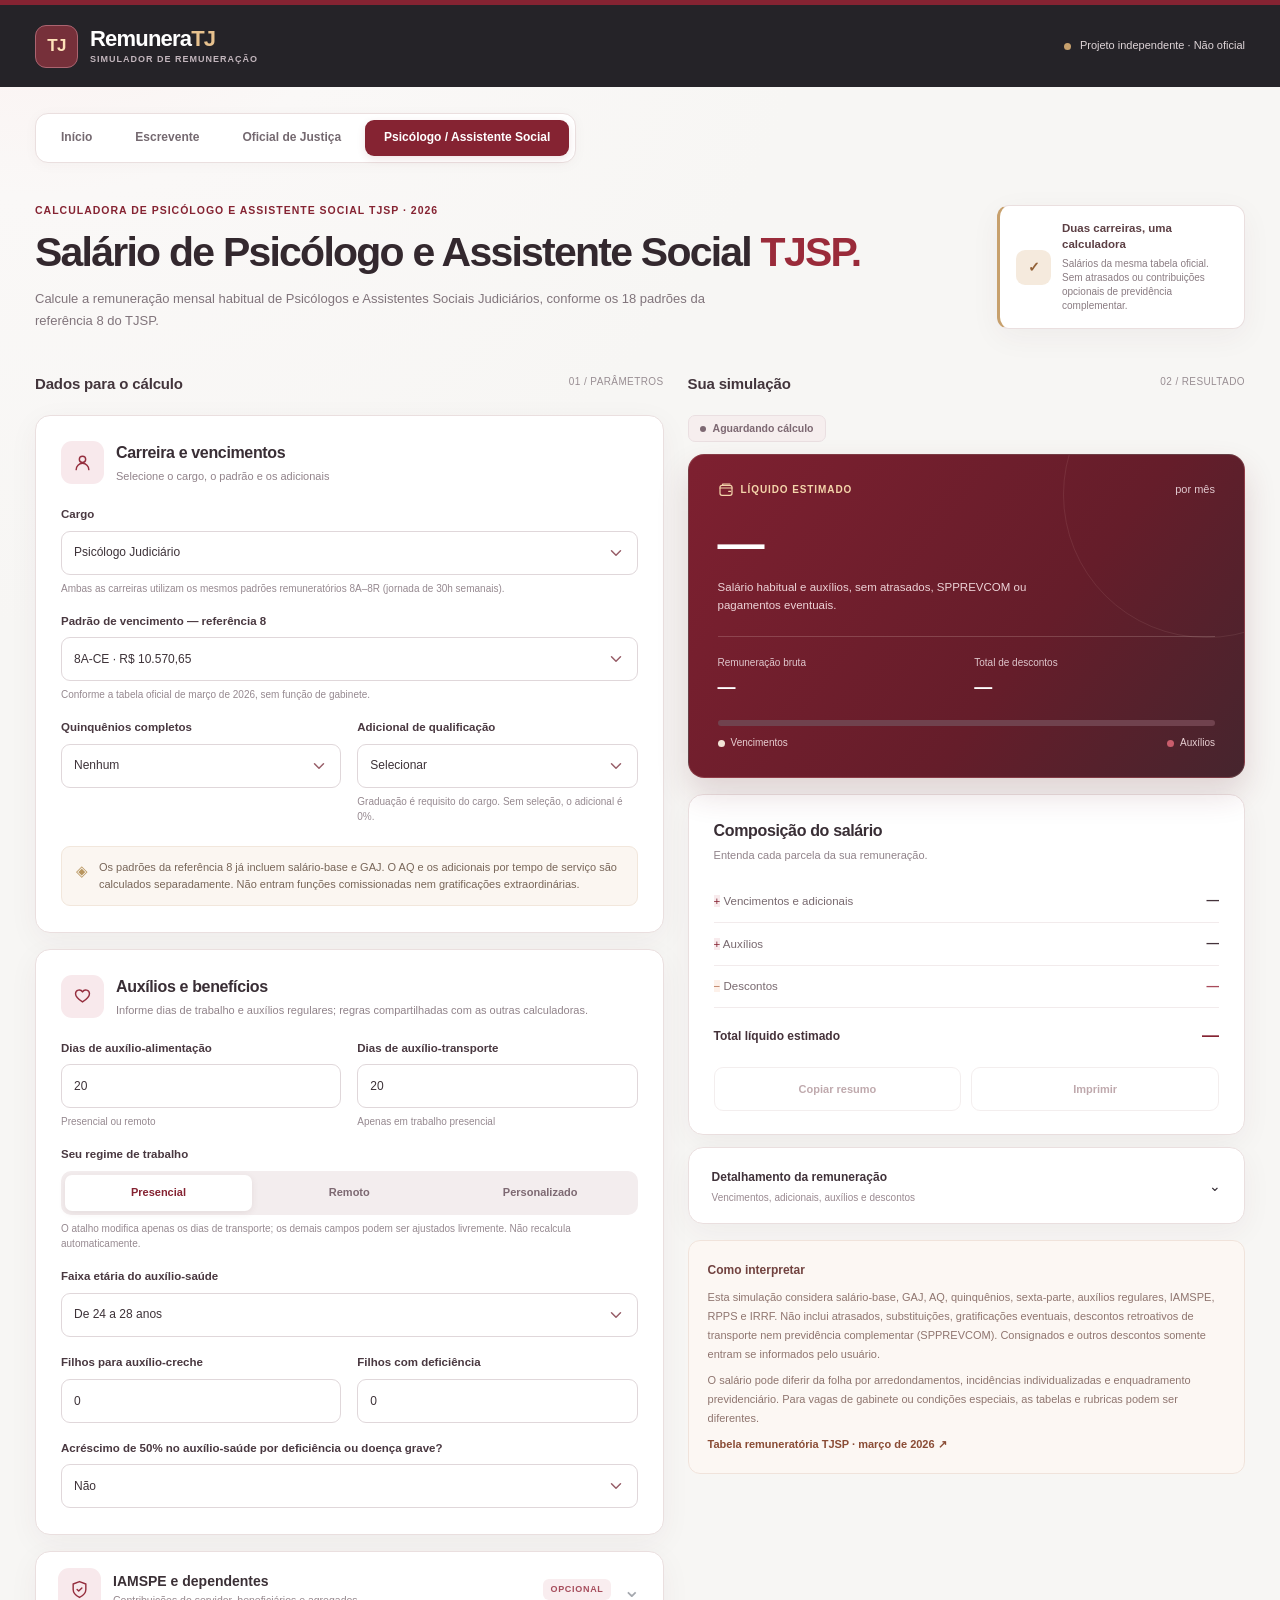
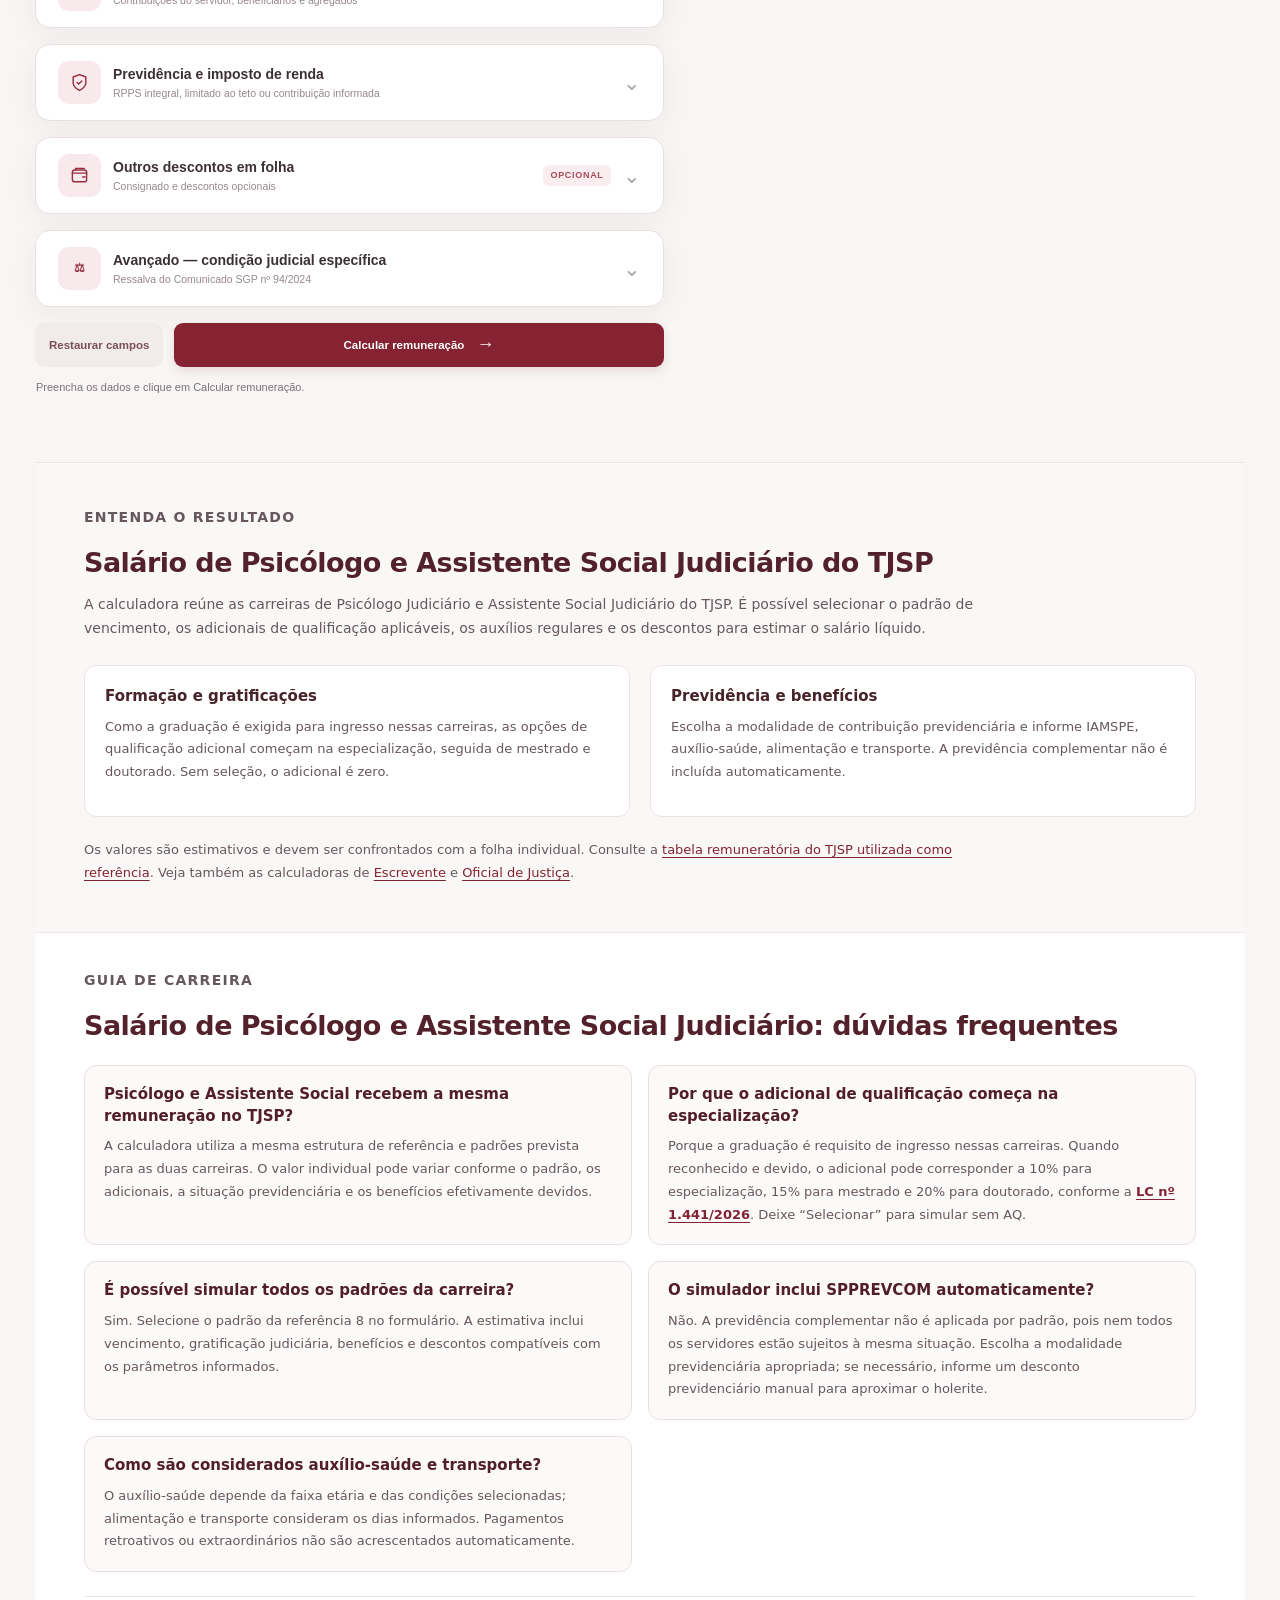
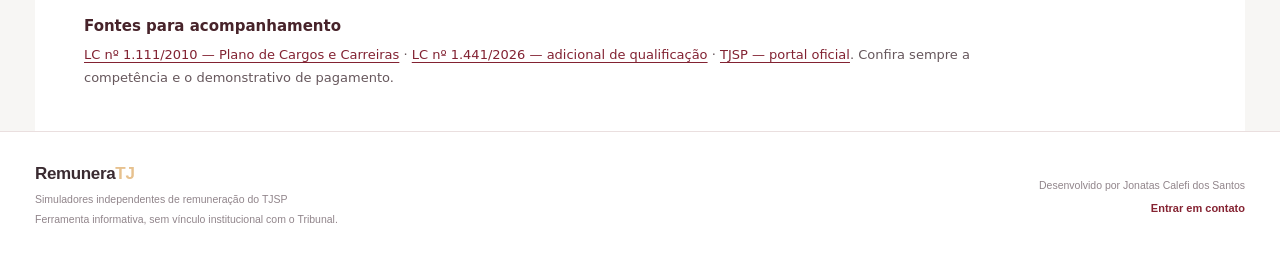
<file: remuneracao-profissionais/index.html>
<!doctype html>
<!DOCTYPE html>

<html lang="pt-BR"><head>
<meta charset="utf-8">
<meta name="viewport" content="width=device-width, initial-scale=1">
<meta name="theme-color" content="#7e1e29">
<title>Salário de Psicólogo e Assistente Social TJSP | RemuneraTJ</title>
<meta name="description" content="Simule o salário de Psicólogo ou Assistente Social Judiciário do TJSP. Padrões da referência 8, GAJ, especialização, mestrado, doutorado e auxílios.">
<link rel="canonical" href="https://jonatasklf.github.io/Remuneratj/remuneracao-profissionais/">
<link rel="icon" type="image/svg+xml" href="../assets/favicon.svg">
<link rel="stylesheet" href="../remuneracao-oficial/css/oficial.css">
<link rel="stylesheet" href="../shared/css/simuladores.css?v=comissoes-20261115">
<link rel="stylesheet" href="../shared/css/seo.css?v=20261115-seo2">
<meta property="og:type" content="website">
<meta property="og:locale" content="pt_BR">
<meta property="og:site_name" content="RemuneraTJ">
<meta property="og:title" content="Salário de Psicólogo e Assistente Social TJSP — RemuneraTJ">
<meta property="og:description" content="Simule o salário de Psicólogo ou Assistente Social Judiciário do TJSP. Padrões da referência 8, GAJ, especialização, mestrado, doutorado e auxílios.">
<meta property="og:url" content="https://jonatasklf.github.io/Remuneratj/remuneracao-profissionais/">
<meta name="twitter:card" content="summary">
<meta name="twitter:title" content="Salário de Psicólogo e Assistente Social TJSP — RemuneraTJ">
<meta name="twitter:description" content="Simule o salário de Psicólogo ou Assistente Social Judiciário do TJSP. Padrões da referência 8, GAJ, especialização, mestrado, doutorado e auxílios.">
<script type="application/ld+json">{"@context":"https://schema.org","@type":"WebApplication","name":"Calculadora de Salário de Psicólogo e Assistente Social TJSP","url":"https://jonatasklf.github.io/Remuneratj/remuneracao-profissionais/","description":"Simule o salário de Psicólogo ou Assistente Social Judiciário do TJSP. Padrões da referência 8, GAJ, especialização, mestrado, doutorado e auxílios.","inLanguage":"pt-BR","applicationCategory":"FinanceApplication","operatingSystem":"Navegador web","isAccessibleForFree":true,"creator":{"@type":"Person","name":"Jonatas Calefi dos Santos"},"offers":{"@type":"Offer","price":"0","priceCurrency":"BRL"},"featureList":["Padrões da referência 8","Especialização, mestrado e doutorado","Auxílio-saúde e alimentação","IAMSPE, IRRF e previdência"],"isPartOf":{"@type":"WebSite","name":"RemuneraTJ","url":"https://jonatasklf.github.io/Remuneratj/"}}</script>
<script type="application/ld+json">{"@context":"https://schema.org","@type":"BreadcrumbList","itemListElement":[{"@type":"ListItem","position":1,"name":"RemuneraTJ","item":"https://jonatasklf.github.io/Remuneratj/"},{"@type":"ListItem","position":2,"name":"Calculadora de Salário de Psicólogo e Assistente Social Judiciário TJSP","item":"https://jonatasklf.github.io/Remuneratj/remuneracao-profissionais/"}]}</script>
</head>
<body class="rt-calculator rt-profissionais"><svg aria-hidden="true" class="icon-definitions" xmlns="http://www.w3.org/2000/svg">
<symbol id="i-calc" viewbox="0 0 24 24"><rect height="20" rx="2" width="14" x="5" y="2"></rect><path d="M8 6h8M8 10h2m4 0h2M8 14h2m4 0h2M8 18h2m4 0h2"></path></symbol>
<symbol id="i-wallet" viewbox="0 0 24 24"><rect height="15" rx="3" width="18" x="3" y="5"></rect><path d="M3 9h18M16 14h3M7 5V3h11"></path></symbol>
<symbol id="i-user" viewbox="0 0 24 24"><circle cx="12" cy="8" r="4"></circle><path d="M4 21a8 8 0 0 1 16 0"></path></symbol>
<symbol id="i-heart" viewbox="0 0 24 24"><path d="M20.8 8.5c0 4.7-8.8 10.4-8.8 10.4S3.2 13.2 3.2 8.5a4.7 4.7 0 0 1 8.8-2.3 4.7 4.7 0 0 1 8.8 2.3Z"></path></symbol>
<symbol id="i-shield" viewbox="0 0 24 24"><path d="M12 22s8-4 8-10V5l-8-3-8 3v7c0 6 8 10 8 10Z"></path><path d="m9 12 2 2 4-4"></path></symbol>
<symbol id="i-info" viewbox="0 0 24 24"><circle cx="12" cy="12" r="9"></circle><path d="M12 11v6m0-10v.1"></path></symbol>
<symbol id="i-chevron" viewbox="0 0 24 24"><path d="m6 9 6 6 6-6"></path></symbol>
<symbol id="i-refresh" viewbox="0 0 24 24"><path d="M20 7v5h-5M4 17v-5h5"></path><path d="M5.7 9A7 7 0 0 1 17.5 6L20 12M4 12l2.5 6A7 7 0 0 0 18.3 15"></path></symbol>
<symbol id="i-copy" viewbox="0 0 24 24"><rect height="12" rx="2" width="12" x="8" y="8"></rect><path d="M16 8V6a2 2 0 0 0-2-2H6a2 2 0 0 0-2 2v8a2 2 0 0 0 2 2h2"></path></symbol>
<symbol id="i-print" viewbox="0 0 24 24"><path d="M6 9V3h12v6M6 18H4V9h16v9h-2"></path><path d="M6 14h12v7H6zM16 12h.01"></path></symbol>
<symbol id="i-check" viewbox="0 0 24 24"><path d="m5 12 4 4 10-10"></path></symbol>
<symbol id="i-arrow" viewbox="0 0 24 24"><path d="M5 12h14m-6-6 6 6-6 6"></path></symbol>
</svg>
<header class="rt-header"><div class="rt-shell rt-header-inner">
<a aria-label="RemuneraTJ — página inicial" class="rt-brand" href="../">
<span aria-hidden="true" class="rt-brand-mark">TJ</span><span class="rt-brand-name">Remunera<span>TJ</span><small>SIMULADOR DE REMUNERAÇÃO</small></span>
</a><div class="rt-header-status"><span class="rt-status-dot"></span><span>Projeto independente · Não oficial</span></div>
</div></header>
<main class="rt-main wrap"><nav aria-label="Escolha da calculadora" class="rt-careers"><a href="../">Início</a><a data-career="escrevente" href="../remuneracao-tjsp/">Escrevente</a><a data-career="oficial" href="../remuneracao-oficial/">Oficial de Justiça</a><a aria-current="page" data-career="profissionais" href="../remuneracao-profissionais/">Psicólogo / Assistente Social</a></nav>
<section class="rt-hero"><div><div class="rt-eyebrow">CALCULADORA DE PSICÓLOGO E ASSISTENTE SOCIAL TJSP · 2026</div><h1>Salário de Psicólogo e Assistente Social <span>TJSP.</span></h1><p>Calcule a remuneração mensal habitual de Psicólogos e Assistentes Sociais Judiciários, conforme os 18 padrões da referência 8 do TJSP.</p></div><aside class="rt-hero-note"><span aria-hidden="true" class="rt-note-symbol">✓</span><span><strong>Duas carreiras, uma calculadora</strong><small>Salários da mesma tabela oficial. Sem atrasados ou contribuições opcionais de previdência complementar.</small></span></aside></section>
<div class="app-grid">
<section aria-labelledby="form-title" class="form-side"><div class="section-caption"><h2 id="form-title">Dados para o cálculo</h2><span>01 / PARÂMETROS</span></div>
<form id="profForm" novalidate="">
<div class="panel section"><div class="panel-head"><span class="mini-icon"><svg aria-hidden="true" class="icon"><use href="#i-user"></use></svg></span><div><h3>Carreira e vencimentos</h3><p>Selecione o cargo, o padrão e os adicionais</p></div></div>
<div class="fields"><div class="field span2"><label for="cargo">Cargo</label><select id="cargo" name="cargo"><option value="psicologo">Psicólogo Judiciário</option><option value="assistenteSocial">Assistente Social Judiciário</option></select><small>Ambas as carreiras utilizam os mesmos padrões remuneratórios 8A–8R (jornada de 30h semanais).</small></div><div class="field span2"><label for="padrao">Padrão de vencimento — referência 8</label><select id="padrao" name="padrao"></select><small>Conforme a tabela oficial de março de 2026, sem função de gabinete.</small></div>
<div class="field"><label for="quinquenios">Quinquênios completos</label><select id="quinquenios" name="quinquenios"></select></div>
<div class="field"><label for="aq">Adicional de qualificação</label><select id="aq" name="aq" autocomplete="off"><option value="" selected>Selecionar</option><option value="0.10">Especialização reconhecida (10%)</option><option value="0.15">Mestrado reconhecido (15%)</option><option value="0.20">Doutorado reconhecido (20%)</option></select><small>Graduação é requisito do cargo. Sem seleção, o adicional é 0%.</small></div></div>
<div class="inline-info"><span>◈</span><div>Os padrões da referência 8 já incluem salário-base e GAJ. O AQ e os adicionais por tempo de serviço são calculados separadamente. Não entram funções comissionadas nem gratificações extraordinárias.</div></div></div>
<div aria-labelledby="auxiliosTitulo" class="panel section"><div class="panel-head"><span class="mini-icon"><svg aria-hidden="true" class="icon"><use href="#i-heart"></use></svg></span><div><h3 id="auxiliosTitulo">Auxílios e benefícios</h3><p>Informe dias de trabalho e auxílios regulares; regras compartilhadas com as outras calculadoras.</p></div></div>
<div class="fields">
<div class="field"><label for="alimentacao">Dias de auxílio-alimentação</label><input id="alimentacao" max="31" min="0" required="" step="1" type="number" value="20"/><small>Presencial ou remoto</small></div>
<div class="field"><label for="transporte">Dias de auxílio-transporte</label><input id="transporte" max="31" min="0" required="" step="1" type="number" value="20"/><small>Apenas em trabalho presencial</small></div>
<div class="field span2"><span class="field-label">Seu regime de trabalho</span><div aria-label="Atalhos de regime de trabalho" class="segmented-regime" role="group"><button aria-pressed="true" class="regime-option active" data-regime="presencial" type="button">Presencial</button><button aria-pressed="false" class="regime-option" data-regime="remoto" type="button">Remoto</button><button aria-pressed="false" class="regime-option" data-regime="personalizado" type="button">Personalizado</button></div><small>O atalho modifica apenas os dias de transporte; os demais campos podem ser ajustados livremente. Não recalcula automaticamente.</small></div>
<div class="field span2"><label for="faixaSaude">Faixa etária do auxílio-saúde</label><select id="faixaSaude"><option value="0">Sem auxílio-saúde</option><option value="1">Até 18 anos</option><option value="2">De 19 a 23 anos</option><option selected="" value="3">De 24 a 28 anos</option><option value="4">De 29 a 33 anos</option><option value="5">De 34 a 38 anos</option><option value="6">De 39 a 43 anos</option><option value="7">De 44 a 48 anos</option><option value="8">De 49 a 53 anos</option><option value="9">De 54 a 58 anos</option><option value="10">59 anos ou mais</option></select></div>
<div class="field"><label for="creche">Filhos para auxílio-creche</label><input id="creche" max="20" min="0" step="1" type="number" value="0"/></div>
<div class="field"><label for="filhoDeficiencia">Filhos com deficiência</label><input id="filhoDeficiencia" max="20" min="0" step="1" type="number" value="0"/></div>
<div class="field span2"><label for="saudeMajorada">Acréscimo de 50% no auxílio-saúde por deficiência ou doença grave?</label><select id="saudeMajorada"><option selected="" value="1">Não</option><option value="1.5">Sim</option></select></div>
</div></div>
<details class="panel fold iamspe-panel"><summary><span class="mini-icon"><svg aria-hidden="true" class="icon"><use href="#i-shield"></use></svg></span><span><strong>IAMSPE e dependentes</strong><small>Contribuições do servidor, beneficiários e agregados</small></span><span class="optional-label">OPCIONAL</span><span class="chevron">⌄</span></summary>
<div class="fold-body"><p class="fold-explanation">Indique se o servidor contribui para o IAMSPE e, quando houver, informe os beneficiários e agregados. Todos os descontos aparecerão separadamente no resultado.</p><div class="fields">
<div class="field span2"><label for="iamspe">IAMSPE — situação do servidor</label><select id="iamspe"><option selected="" value="0.02">Sim (menos de 59 anos)</option><option value="0.03">Sim (a partir de 59 anos)</option><option value="0">Não</option></select></div>
<div class="field"><label for="dependentesMenor">Beneficiários abaixo de 59 anos</label><input id="dependentesMenor" max="20" min="0" step="1" type="number" value="0"/></div>
<div class="field"><label for="dependentesMaior">Beneficiários a partir de 59 anos</label><input id="dependentesMaior" max="20" min="0" step="1" type="number" value="0"/></div>
<div class="field"><label for="agregadosMenor">Agregados abaixo de 59 anos</label><input id="agregadosMenor" max="20" min="0" step="1" type="number" value="0"/></div>
<div class="field"><label for="agregadosMaior">Agregados a partir de 59 anos</label><input id="agregadosMaior" max="20" min="0" step="1" type="number" value="0"/></div>
</div></div></details>
<details class="panel fold previdencia-panel"><summary><span class="mini-icon"><svg aria-hidden="true" class="icon"><use href="#i-shield"></use></svg></span><span><strong>Previdência e imposto de renda</strong><small>RPPS integral, limitado ao teto ou contribuição informada</small></span><span class="chevron">⌄</span></summary><div class="fold-body fields">
<div class="field span2"><label for="modoPrevidencia">Regime de contribuição ao RPPS</label><select id="modoPrevidencia"><option value="integral">RPPS sobre a base integral</option><option selected="" value="teto">RPPS limitado ao teto do INSS</option><option value="manual">Informar contribuição mensal manualmente</option></select><small>O RPPS limitado ao teto NÃO significa incluir SPPREVCOM: nenhuma contribuição opcional à previdência complementar será simulada.</small></div>
<div class="field span2" hidden="" id="manualBox"><label for="previdenciaManual">Contribuição previdenciária informada (R$)</label><input id="previdenciaManual" max="99999" min="0" step="0.01" type="number" value="0"/></div>
<div class="field span2"><label for="dependentesIr">Dependentes para IRRF</label><input id="dependentesIr" max="20" min="0" step="1" type="number" value="0"/></div>
</div></details>

<details class="panel fold"><summary><span class="mini-icon"><svg aria-hidden="true" class="icon"><use href="#i-wallet"></use></svg></span><span><strong>Outros descontos em folha</strong><small>Consignado e descontos opcionais</small></span><span class="optional-label">OPCIONAL</span><span class="chevron">⌄</span></summary>
<div class="fold-body"><p class="fold-explanation">Informe o valor descontado em folha. Essas parcelas reduzem somente o líquido, sem alterar IRRF, RPPS ou IAMSPE. Se não houver, deixe zero.</p><div class="fields">
<div class="field"><label for="emprestimoConsignado">Empréstimo consignado (R$)</label><input id="emprestimoConsignado" inputmode="decimal" max="9999999.99" min="0" step="0.01" type="number" value="0"/><small>Valor mensal das parcelas consignadas</small></div>
<div class="field"><label for="outrosDescontos">Outros descontos em folha (R$)</label><input id="outrosDescontos" inputmode="decimal" max="9999999.99" min="0" step="0.01" type="number" value="0"/><small>Não repita os descontos já calculados acima</small></div>
</div></div></details>
<details class="panel fold" id="efeitoCascataPanel"><summary><span class="mini-icon">⚖</span><span><strong>Avançado — condição judicial específica</strong><small>Ressalva do Comunicado SGP nº 94/2024</small></span><span class="chevron">⌄</span></summary><div class="fold-body fields">
<label class="avancado-check"><input type="checkbox" id="efeitoCascata"/><span>Tenho decisão judicial que exige calcular quinquênios e sexta-parte <strong>sem incluir o adicional de qualificação</strong> na base desses adicionais.</span></label>
<p class="avancado-nota">Em regra, o AQ integra a base dos adicionais temporais desde janeiro de 2025. Assinale apenas se a ressalva do item 4 do Comunicado SGP nº 94/2024 se aplicar à sua situação. Não calcula retroativos nem retira o AQ da remuneração.</p>
<p class="avancado-nota">Fonte: <a href="https://www.apatej.org.br/wp-content/uploads/2024/12/COMUNICADO-No-94-2024-SGP-1.pdf" target="_blank" rel="noopener noreferrer">Comunicado SGP nº 94/2024</a>.</p>
</div></details>
<div class="form-actions"><button class="btn reset" type="reset">Restaurar campos</button><button class="btn calculate" type="submit">Calcular remuneração <span>→</span></button></div>
<p aria-live="polite" class="form-status" id="formStatus" role="status">Preencha os dados e clique em <b>Calcular remuneração</b>.</p>
</form></section>
<section aria-labelledby="result-title" class="results-side"><div class="section-caption"><h2 id="result-title">Sua simulação</h2><span>02 / RESULTADO</span></div>
<div class="results-inner"><div class="state" id="resultStatus">Aguardando cálculo</div>
<div class="salary-card">
<div class="salary-card-top"><span class="salary-category"><svg aria-hidden="true" class="icon"><use href="#i-wallet"></use></svg> LÍQUIDO ESTIMADO</span><span class="salary-period">por mês</span></div>
<strong class="salary-value" id="liquido">—</strong><p>Salário habitual e auxílios, sem atrasados, SPPREVCOM ou pagamentos eventuais.</p>
<div class="salary-divider"></div><div class="salary-metrics"><div><span>Remuneração bruta</span><strong id="bruto">—</strong></div><div><span>Total de descontos</span><strong id="descontos">—</strong></div></div>
<div class="salary-composition"><div aria-label="Distribuição das parcelas positivas" class="composition-bar" role="img"><span class="bar-part wages" id="ojBarVencimentos"></span><span class="bar-part benefits" id="ojBarAuxilios"></span></div><div class="legend"><span><i class="legend-dot wages"></i> Vencimentos</span><span><i class="legend-dot benefits"></i> Auxílios</span></div></div>
</div>
<div class="error" hidden="" id="errorBox" role="alert"></div>
<div class="rt-result-components"><div class="panel summary-panel">
<div class="panel-heading compact"><div><h3>Composição do salário</h3><p>Entenda cada parcela da sua remuneração.</p></div></div>
<div class="summary-rows">
<div class="summary-row"><span><span class="summary-symbol plus">+</span> Vencimentos e adicionais</span><strong id="ojResumoVencimentos">—</strong></div>
<div class="summary-row"><span><span class="summary-symbol plus">+</span> Auxílios</span><strong id="ojResumoAuxilios">—</strong></div>
<div class="summary-row discount"><span><span class="summary-symbol minus">−</span> Descontos</span><strong id="ojResumoDescontos">—</strong></div>
<div class="summary-row total"><span>Total líquido estimado</span><strong id="liquidoRodape">—</strong></div>
</div>
<div class="result-actions"><button class="btn btn-outline" disabled="" id="copyButton" type="button">Copiar resumo</button><button class="btn btn-outline" disabled="" id="printButton" type="button">Imprimir</button></div>
</div>
<details class="panel breakdown"><summary><span><strong>Detalhamento da remuneração</strong><small>Vencimentos, adicionais, auxílios e descontos</small></span><span aria-hidden="true">⌄</span></summary><div class="rows" id="detalhes"><div class="placeholder">Os detalhes aparecerão após o cálculo.</div></div></details></div>

<div class="disclaimer"><b>Como interpretar</b><p>Esta simulação considera salário-base, GAJ, AQ, quinquênios, sexta-parte, auxílios regulares, IAMSPE, RPPS e IRRF. Não inclui atrasados, substituições, gratificações eventuais, descontos retroativos de transporte nem previdência complementar (SPPREVCOM). Consignados e outros descontos somente entram se informados pelo usuário.</p><p>O salário pode diferir da folha por arredondamentos, incidências individualizadas e enquadramento previdenciário. Para vagas de gabinete ou condições especiais, as tabelas e rubricas podem ser diferentes.</p><a href="https://www.tjsp.jus.br/Download/Portal/CanaisComunicacao/Transparencia/ResCNJ102_Default/Anexo03a/rescnj215anexo03a202604.pdf" rel="noopener noreferrer" target="_blank">Tabela remuneratória TJSP · março de 2026 ↗</a></div>
</div></section></div>
<section class="seo-info" aria-labelledby="sobre-simulador-profissionais">
  <div class="seo-info__inner">
    <p class="seo-info__eyebrow">ENTENDA O RESULTADO</p>
    <h2 id="sobre-simulador-profissionais">Salário de Psicólogo e Assistente Social Judiciário do TJSP</h2>
    <p>A calculadora reúne as carreiras de Psicólogo Judiciário e Assistente Social Judiciário do TJSP. É possível selecionar o padrão de vencimento, os adicionais de qualificação aplicáveis, os auxílios regulares e os descontos para estimar o salário líquido.</p>
    <div class="seo-info__grid"><div class="seo-info__item"><h3>Formação e gratificações</h3><p>Como a graduação é exigida para ingresso nessas carreiras, as opções de qualificação adicional começam na especialização, seguida de mestrado e doutorado. Sem seleção, o adicional é zero.</p></div><div class="seo-info__item"><h3>Previdência e benefícios</h3><p>Escolha a modalidade de contribuição previdenciária e informe IAMSPE, auxílio-saúde, alimentação e transporte. A previdência complementar não é incluída automaticamente.</p></div></div>
    <p class="seo-info__note">Os valores são estimativos e devem ser confrontados com a folha individual. Consulte a <a href="https://www.tjsp.jus.br/Download/Portal/CanaisComunicacao/Transparencia/ResCNJ102_Default/Anexo03a/rescnj215anexo03a202604.pdf">tabela remuneratória do TJSP utilizada como referência</a>. Veja também as calculadoras de <a href="../remuneracao-tjsp/">Escrevente</a> e <a href="../remuneracao-oficial/">Oficial de Justiça</a>.</p>
  </div>
</section>


<section class="seo-info seo-info--faq" aria-labelledby="faq-profissionais">
<div class="seo-info__inner">
<p class="seo-info__eyebrow">GUIA DE CARREIRA</p>
<h2 id="faq-profissionais">Salário de Psicólogo e Assistente Social Judiciário: dúvidas frequentes</h2>
<div class="seo-info__faq">
<article><h3>Psicólogo e Assistente Social recebem a mesma remuneração no TJSP?</h3><p>A calculadora utiliza a mesma estrutura de referência e padrões prevista para as duas carreiras. O valor individual pode variar conforme o padrão, os adicionais, a situação previdenciária e os benefícios efetivamente devidos.</p></article>
<article><h3>Por que o adicional de qualificação começa na especialização?</h3><p>Porque a graduação é requisito de ingresso nessas carreiras. Quando reconhecido e devido, o adicional pode corresponder a 10% para especialização, 15% para mestrado e 20% para doutorado, conforme a <a href="https://www.al.sp.gov.br/repositorio/legislacao/lei.complementar/2026/lei.complementar-1441-05.05.2026.html" target="_blank" rel="noopener noreferrer">LC nº 1.441/2026</a>. Deixe “Selecionar” para simular sem AQ.</p></article>
<article><h3>É possível simular todos os padrões da carreira?</h3><p>Sim. Selecione o padrão da referência 8 no formulário. A estimativa inclui vencimento, gratificação judiciária, benefícios e descontos compatíveis com os parâmetros informados.</p></article>
<article><h3>O simulador inclui SPPREVCOM automaticamente?</h3><p>Não. A previdência complementar não é aplicada por padrão, pois nem todos os servidores estão sujeitos à mesma situação. Escolha a modalidade previdenciária apropriada; se necessário, informe um desconto previdenciário manual para aproximar o holerite.</p></article>
<article><h3>Como são considerados auxílio-saúde e transporte?</h3><p>O auxílio-saúde depende da faixa etária e das condições selecionadas; alimentação e transporte consideram os dias informados. Pagamentos retroativos ou extraordinários não são acrescentados automaticamente.</p></article>
</div>
<div class="seo-info__sources"><h3>Fontes para acompanhamento</h3><p><a href="https://www.al.sp.gov.br/repositorio/legislacao/lei.complementar/2010/compilacao-lei.complementar-1111-25.05.2010.html" target="_blank" rel="noopener noreferrer">LC nº 1.111/2010 — Plano de Cargos e Carreiras</a> · <a href="https://www.al.sp.gov.br/repositorio/legislacao/lei.complementar/2026/lei.complementar-1441-05.05.2026.html" target="_blank" rel="noopener noreferrer">LC nº 1.441/2026 — adicional de qualificação</a> · <a href="https://www.tjsp.jus.br/" target="_blank" rel="noopener noreferrer">TJSP — portal oficial</a>. Confira sempre a competência e o demonstrativo de pagamento.</p></div>
</div></section>
</main>
<footer class="rt-footer"><div class="rt-shell rt-footer-inner"><div><strong>Remunera<span>TJ</span></strong><p>Simuladores independentes de remuneração do TJSP</p><small>Ferramenta informativa, sem vínculo institucional com o Tribunal.</small></div><div class="rt-credits"><p>Desenvolvido por Jonatas Calefi dos Santos</p><a href="mailto:jonatasklfsantos@outlook.com">Entrar em contato</a></div></div></footer>
<script src="../remuneracao-tjsp/js/tabelas.js"></script><script src="./js/calculo-profissionais.js?v=cargos-comissao-20261115"></script><script src="./js/interface-profissionais.js?v=cargos-comissao-20261115"></script><script>
// Os paineis expansíveis começam fechados em cada entrada na página.
window.addEventListener('pageshow', () => {
  document.querySelectorAll('details.panel').forEach((panel) => { panel.open = false; });
});
</script>
</body></html>
</file>
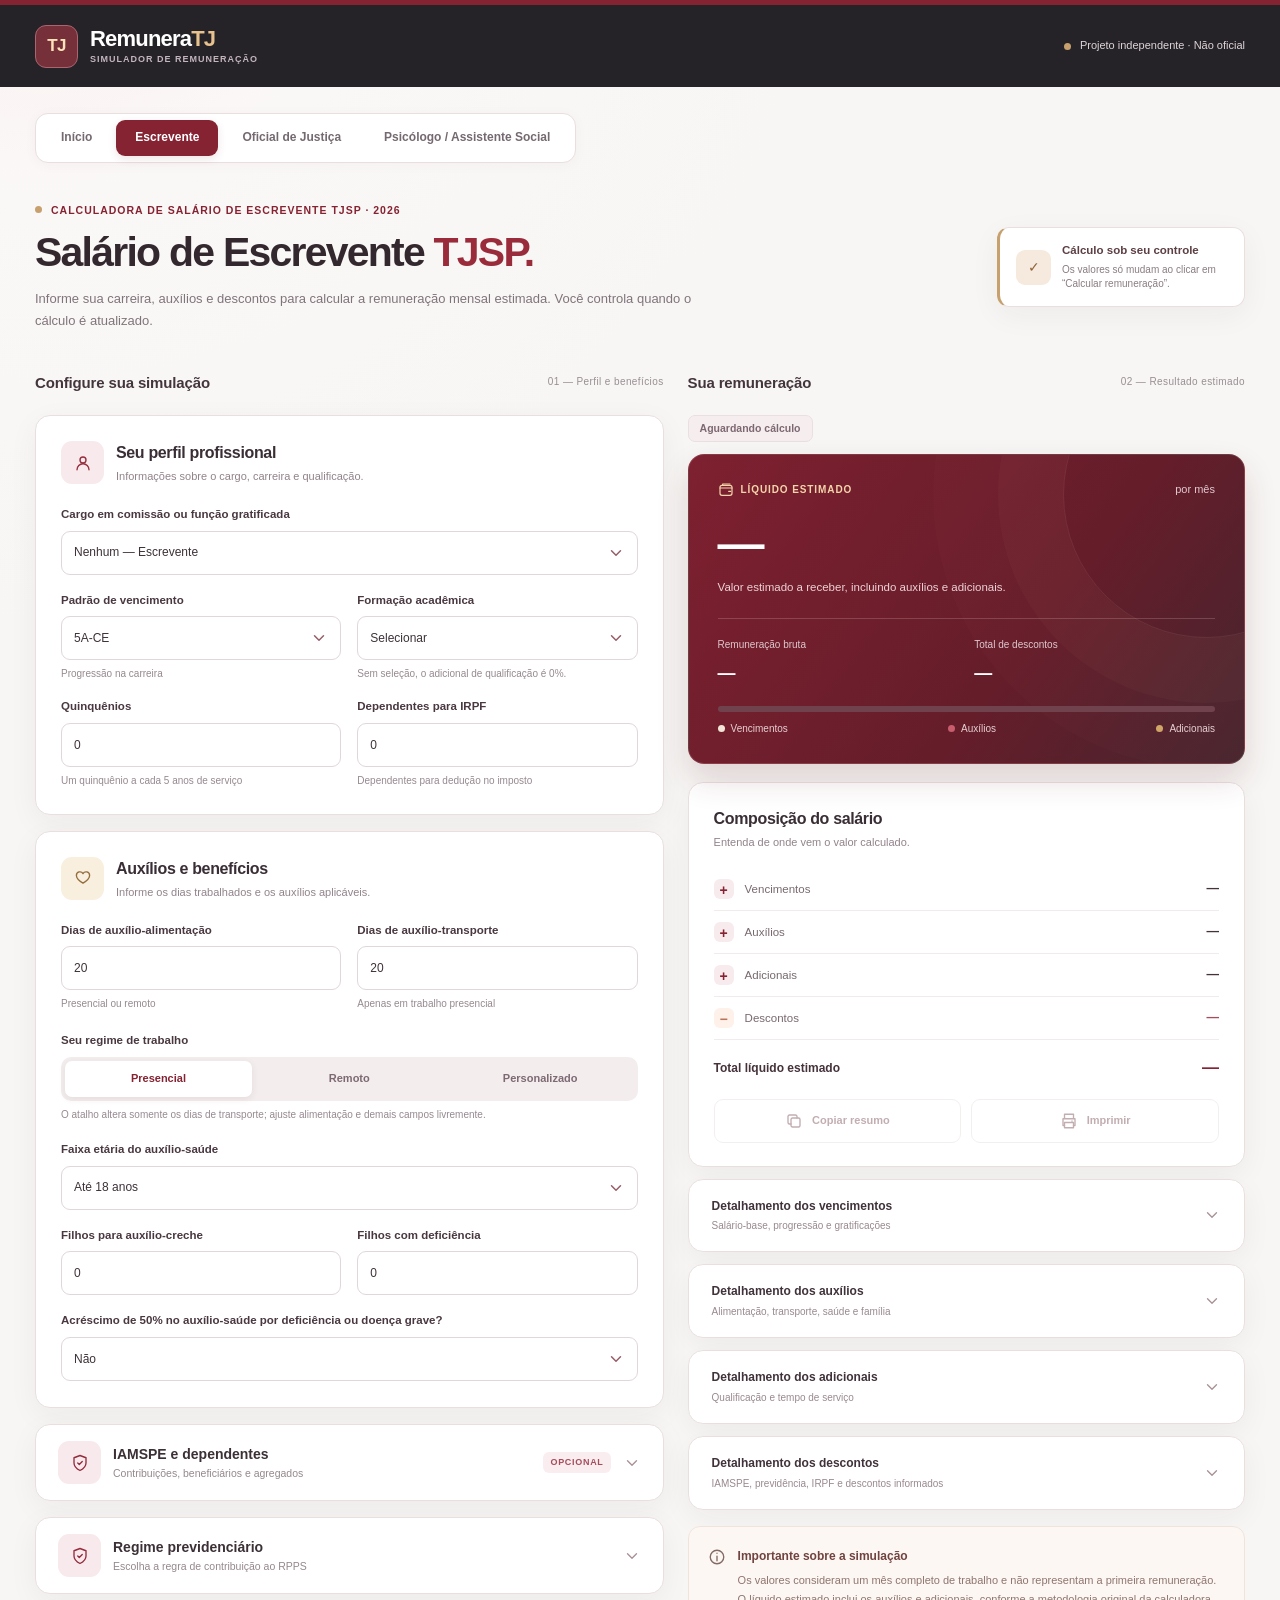
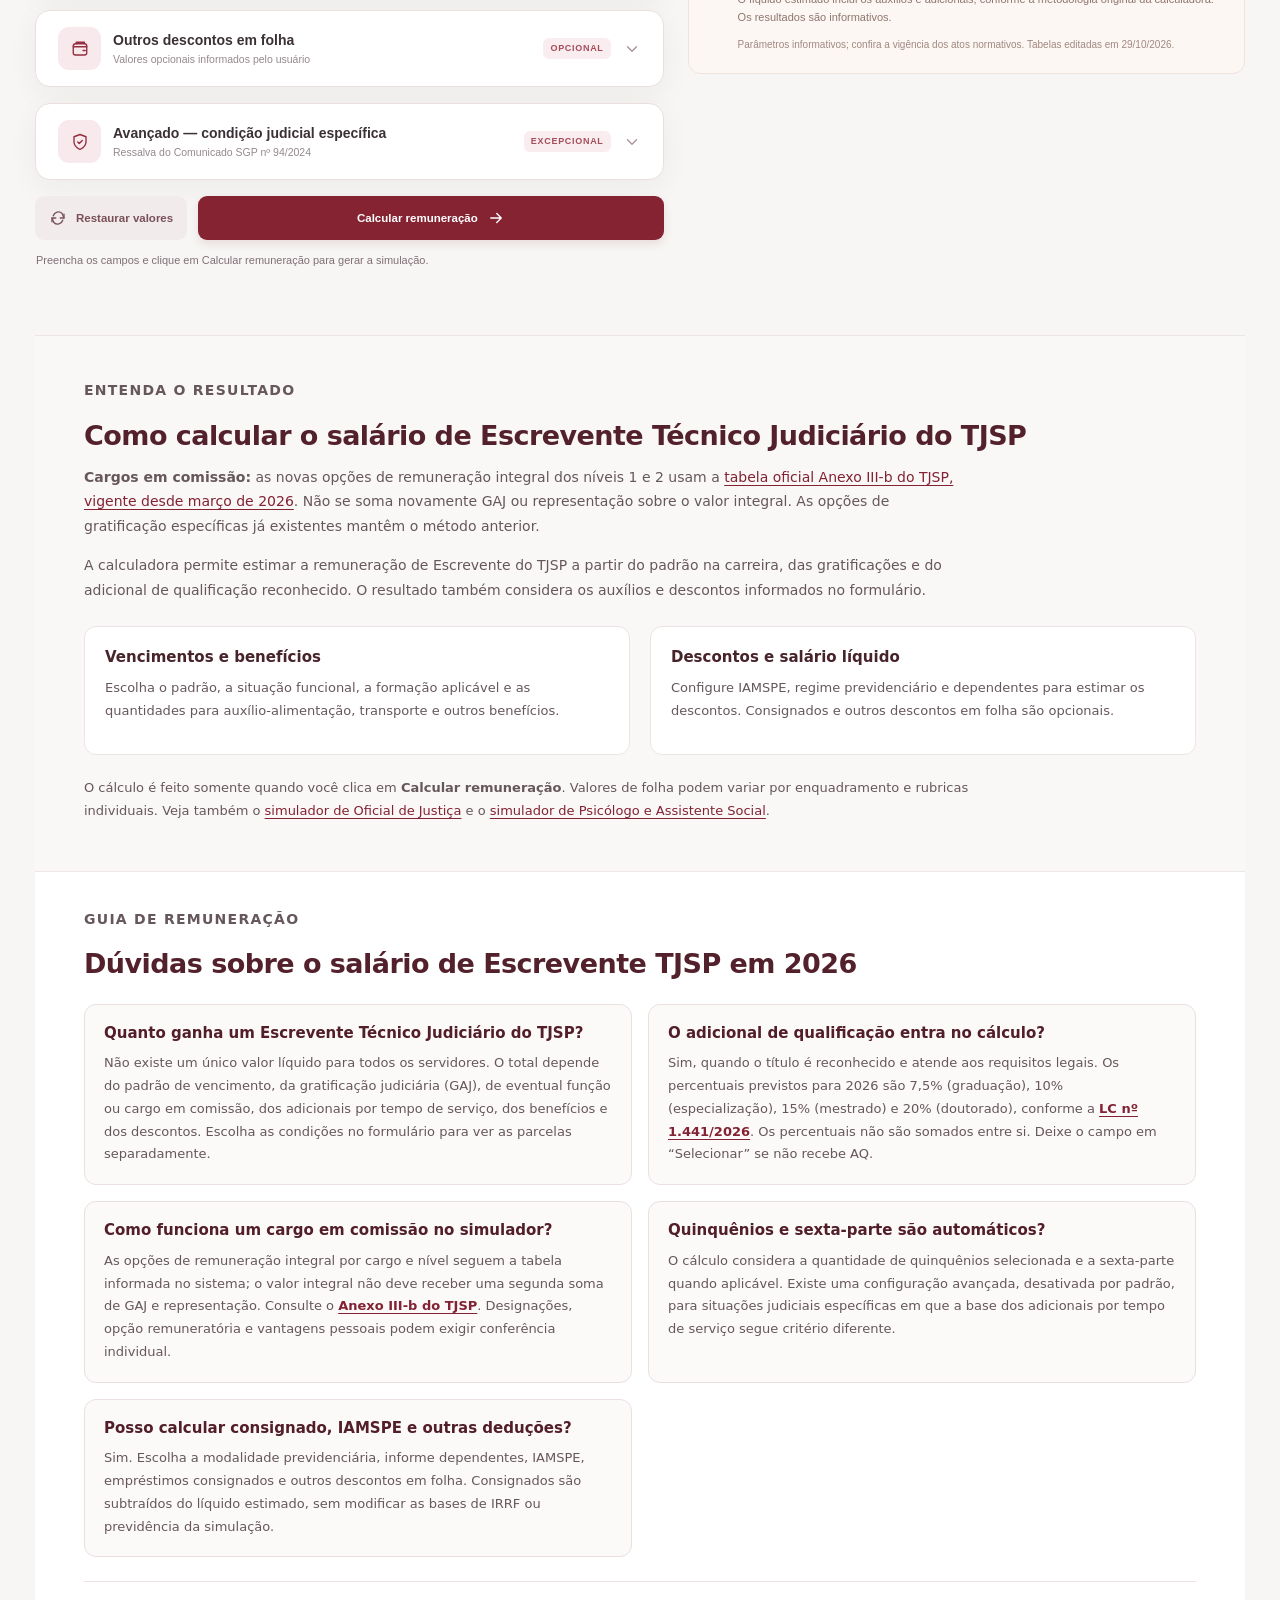
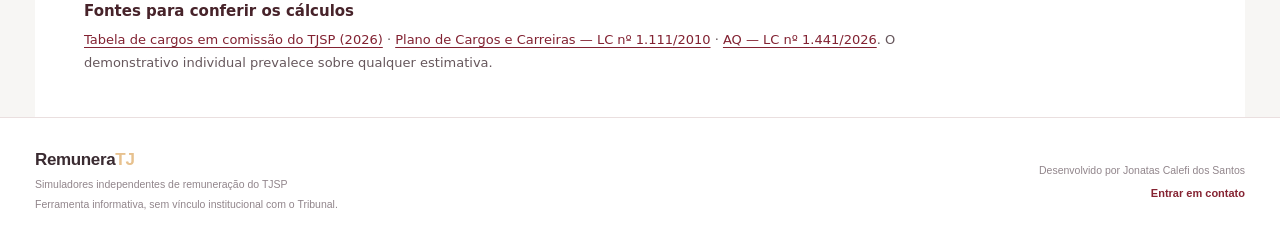
<file: remuneracao-tjsp/index.html>
<!doctype html>
<!DOCTYPE html>

<html lang="pt-BR">
<head>
<meta charset="utf-8">
<meta name="viewport" content="width=device-width, initial-scale=1">
<meta name="theme-color" content="#7e1e29">
<title>Salário de Escrevente TJSP 2026 | Calculadora RemuneraTJ</title>
<meta name="description" content="Simule o salário líquido de Escrevente TJSP em 2026. Calcule padrão, GAJ, cargos comissionados, qualificação, quinquênios, auxílios, IAMSPE e IRRF.">
<link rel="canonical" href="https://jonatasklf.github.io/Remuneratj/remuneracao-tjsp/">
<link rel="icon" type="image/svg+xml" href="../assets/favicon.svg">
<link rel="stylesheet" href="./css/base.css">
<link rel="stylesheet" href="./css/tema-tjsp.css">
<link rel="stylesheet" href="../shared/css/simuladores.css?v=comissoes-20261115">
<link rel="stylesheet" href="../shared/css/seo.css?v=20261115-seo2">
<meta property="og:type" content="website">
<meta property="og:locale" content="pt_BR">
<meta property="og:site_name" content="RemuneraTJ">
<meta property="og:title" content="Salário de Escrevente TJSP 2026 — Calculadora">
<meta property="og:description" content="Simule o salário líquido de Escrevente TJSP em 2026. Calcule padrão, GAJ, cargos comissionados, qualificação, quinquênios, auxílios, IAMSPE e IRRF.">
<meta property="og:url" content="https://jonatasklf.github.io/Remuneratj/remuneracao-tjsp/">
<meta name="twitter:card" content="summary">
<meta name="twitter:title" content="Salário de Escrevente TJSP 2026 — Calculadora">
<meta name="twitter:description" content="Simule o salário líquido de Escrevente TJSP em 2026. Calcule padrão, GAJ, cargos comissionados, qualificação, quinquênios, auxílios, IAMSPE e IRRF.">
<script type="application/ld+json">{"@context":"https://schema.org","@type":"WebApplication","name":"Calculadora do Salário de Escrevente TJSP","url":"https://jonatasklf.github.io/Remuneratj/remuneracao-tjsp/","description":"Simule o salário líquido de Escrevente TJSP em 2026. Calcule padrão, GAJ, cargos comissionados, qualificação, quinquênios, auxílios, IAMSPE e IRRF.","inLanguage":"pt-BR","applicationCategory":"FinanceApplication","operatingSystem":"Navegador web","isAccessibleForFree":true,"creator":{"@type":"Person","name":"Jonatas Calefi dos Santos"},"offers":{"@type":"Offer","price":"0","priceCurrency":"BRL"},"featureList":["Cargos efetivos e cargos em comissão","Adicional de qualificação","Quinquênios e sexta-parte","Auxílios e descontos","Simulação de IRRF e previdência"],"isPartOf":{"@type":"WebSite","name":"RemuneraTJ","url":"https://jonatasklf.github.io/Remuneratj/"}}</script>
<script type="application/ld+json">{"@context":"https://schema.org","@type":"BreadcrumbList","itemListElement":[{"@type":"ListItem","position":1,"name":"RemuneraTJ","item":"https://jonatasklf.github.io/Remuneratj/"},{"@type":"ListItem","position":2,"name":"Calculadora de Salário de Escrevente Técnico Judiciário TJSP","item":"https://jonatasklf.github.io/Remuneratj/remuneracao-tjsp/"}]}</script>
</head>
<body class="rt-calculator rt-escrevente">
<svg aria-hidden="true" class="icon-definitions" xmlns="http://www.w3.org/2000/svg">
<symbol id="i-calc" viewbox="0 0 24 24"><rect height="20" rx="2" width="14" x="5" y="2"></rect><path d="M8 6h8M8 10h2m4 0h2M8 14h2m4 0h2M8 18h2m4 0h2"></path></symbol>
<symbol id="i-wallet" viewbox="0 0 24 24"><rect height="15" rx="3" width="18" x="3" y="5"></rect><path d="M3 9h18M16 14h3M7 5V3h11"></path></symbol>
<symbol id="i-user" viewbox="0 0 24 24"><circle cx="12" cy="8" r="4"></circle><path d="M4 21a8 8 0 0 1 16 0"></path></symbol>
<symbol id="i-heart" viewbox="0 0 24 24"><path d="M20.8 8.5c0 4.7-8.8 10.4-8.8 10.4S3.2 13.2 3.2 8.5a4.7 4.7 0 0 1 8.8-2.3 4.7 4.7 0 0 1 8.8 2.3Z"></path></symbol>
<symbol id="i-shield" viewbox="0 0 24 24"><path d="M12 22s8-4 8-10V5l-8-3-8 3v7c0 6 8 10 8 10Z"></path><path d="m9 12 2 2 4-4"></path></symbol>
<symbol id="i-info" viewbox="0 0 24 24"><circle cx="12" cy="12" r="9"></circle><path d="M12 11v6m0-10v.1"></path></symbol>
<symbol id="i-chevron" viewbox="0 0 24 24"><path d="m6 9 6 6 6-6"></path></symbol>
<symbol id="i-refresh" viewbox="0 0 24 24"><path d="M20 7v5h-5M4 17v-5h5"></path><path d="M5.7 9A7 7 0 0 1 17.5 6L20 12M4 12l2.5 6A7 7 0 0 0 18.3 15"></path></symbol>
<symbol id="i-copy" viewbox="0 0 24 24"><rect height="12" rx="2" width="12" x="8" y="8"></rect><path d="M16 8V6a2 2 0 0 0-2-2H6a2 2 0 0 0-2 2v8a2 2 0 0 0 2 2h2"></path></symbol>
<symbol id="i-print" viewbox="0 0 24 24"><path d="M6 9V3h12v6M6 18H4V9h16v9h-2"></path><path d="M6 14h12v7H6zM16 12h.01"></path></symbol>
<symbol id="i-check" viewbox="0 0 24 24"><path d="m5 12 4 4 10-10"></path></symbol>
<symbol id="i-arrow" viewbox="0 0 24 24"><path d="M5 12h14m-6-6 6 6-6 6"></path></symbol>
</svg>
<header class="rt-header"><div class="rt-shell rt-header-inner">
<a aria-label="RemuneraTJ — página inicial" class="rt-brand" href="../">
<span aria-hidden="true" class="rt-brand-mark">TJ</span><span class="rt-brand-name">Remunera<span>TJ</span><small>SIMULADOR DE REMUNERAÇÃO</small></span>
</a><div class="rt-header-status"><span class="rt-status-dot"></span><span>Projeto independente · Não oficial</span></div>
</div></header>
<main class="rt-main container" id="inicio">
<nav aria-label="Escolha da calculadora" class="rt-careers"><a href="../">Início</a><a aria-current="page" data-career="escrevente" href="../remuneracao-tjsp/">Escrevente</a><a data-career="oficial" href="../remuneracao-oficial/">Oficial de Justiça</a><a data-career="profissionais" href="../remuneracao-profissionais/">Psicólogo / Assistente Social</a></nav>
<section class="rt-hero"><div><div class="rt-eyebrow"><span class="rt-eyebrow-dot"></span> CALCULADORA DE SALÁRIO DE ESCREVENTE TJSP · 2026</div><h1>Salário de Escrevente <span>TJSP.</span></h1><p>Informe sua carreira, auxílios e descontos para calcular a remuneração mensal estimada. Você controla quando o cálculo é atualizado.</p></div><aside class="rt-hero-note"><span aria-hidden="true" class="rt-note-symbol">✓</span><span><strong>Cálculo sob seu controle</strong><small>Os valores só mudam ao clicar em “Calcular remuneração”.</small></span></aside></section>
<div class="workspace">
<section aria-labelledby="titulo-config" class="inputs-column">
<div class="section-topline"><h2 id="titulo-config">Configure sua simulação</h2><span>01 — Perfil e benefícios</span></div>
<form id="simuladorForm" novalidate="">
<div class="panel form-panel">
<div class="panel-heading"><div class="section-icon primary"><svg class="icon"><use href="#i-user"></use></svg></div><div><h3>Seu perfil profissional</h3><p>Informações sobre o cargo, carreira e qualificação.</p></div></div>
<div class="field-grid">
<div class="field full"><label for="cargo">Cargo em comissão ou função gratificada</label><select id="cargo"><option value="">Nenhum — Escrevente</option><option value="ajc">Assistente Judiciário</option><option value="ajur">Assistente Jurídico</option><option value="csj">Chefe de Seção Judiciário</option><option value="csjGab">Chefe de Seção Judiciário - Gabinete</option><option value="coord">Coordenador</option><option value="super">Supervisor</option><option value="etjGab">Escrevente - Gabinete (2º Grau)</option><option value="etjGabUpj">Escrevente - Gabinete (UPJ)</option><option value="estenotipista">Estenotipista</option><option value="esadm">Gratificação de Setores Administrativos</option><option value="eqgab">Gratificação de Equipe de Apoio aos Gabinetes</option><optgroup label="Cargos em comissão — remuneração integral 2026"><option value="com:aux-enc">Auxiliar Judiciário Encarregado</option><option value="com:aux-chefe">Auxiliar Judiciário Chefe</option><option value="com:aux-chefe-gab">Auxiliar Judiciário Chefe — Gabinete</option><option value="com:aux-enc-tecnico">Auxiliar Judiciário Encarregado Técnico</option><option value="com:assist-jud">Assistente Judiciário</option><option value="com:aux-gab">Auxiliar de Gabinete Judiciário</option><option value="com:oficial-gab">Oficial de Gabinete Judiciário</option><option value="com:analista-tecnico">Analista Técnico Judiciário</option><option value="com:analista-gab">Analista Técnico Judiciário — Gabinete</option><option value="com:chefe-sec">Chefe de Seção Judiciário</option><option value="com:chefe-sec-gab">Chefe de Seção Judiciário — Gabinete</option><option value="com:chefe-sec-tecnico">Chefe de Seção Técnica Judiciário</option><option value="com:chefe-sec-tecnico-gab">Chefe de Seção Técnica Judiciário — Gabinete</option><option value="com:supervisor">Supervisor de Serviço</option><option value="com:supervisor-gab">Supervisor de Serviço — Gabinete</option><option value="com:assist-tec-gab">Assistente Técnico de Gabinete Judiciário</option><option value="com:assist-juridico">Assistente Jurídico</option><option value="com:coordenador">Coordenador</option><option value="com:coordenador-gab">Coordenador — Gabinete</option><option value="com:assist-tec">Assistente Técnico Judiciário</option><option value="com:diretor">Diretor</option><option value="com:diretor-gab">Diretor — Gabinete</option><option value="com:assessor-tecnico-gab">Assessor Técnico de Gabinete Judiciário</option><option value="com:secretario">Secretário</option><option value="com:chefe-gab">Chefe de Gabinete Judiciário</option></optgroup></select></div>
<div class="field full" id="comissaoNivelBox" hidden><label for="nivelComissionado">Nível do cargo em comissão</label><select id="nivelComissionado"><option value="1">Nível 1</option><option value="2">Nível 2</option></select><small>Remuneração integral de 01/03/2026, conforme Anexo III-b do TJSP. Não se soma à remuneração integral do cargo efetivo.</small></div>
<p class="field full field-explanation" id="comissaoAviso" hidden>Para cargos em comissão, usamos a remuneração integral oficial como vencimento de referência, sem adicionar GAJ ou representação novamente. A incidência de adicionais e a previdência dependem do vínculo; confira o holerite. As demais funções/gratificações da lista preservam o cálculo anterior.</p>
<div class="field"><label for="padraoVencimento">Padrão de vencimento</label><select id="padraoVencimento"><option value="5A-CE">5A-CE</option><option value="5B-CE">5B-CE</option><option value="5C-CE">5C-CE</option><option value="5D-CE">5D-CE</option><option value="5E-CE">5E-CE</option><option value="5F-CE">5F-CE</option><option value="5G-CE">5G-CE</option><option value="5H-CE">5H-CE</option><option value="5I-CE">5I-CE</option><option value="5J-CE">5J-CE</option><option value="5K-CE">5K-CE</option><option value="5L-CE">5L-CE</option><option value="5M-CE">5M-CE</option><option value="5N-CE">5N-CE</option><option value="5O-CE">5O-CE</option><option value="5P-CE">5P-CE</option><option value="5Q-CE">5Q-CE</option><option value="5R-CE">5R-CE</option></select><small>Progressão na carreira</small></div>
<div class="field"><label for="formacaoAcademica">Formação acadêmica</label><select id="formacaoAcademica" autocomplete="off"><option value="" selected>Selecionar</option><option value="0.075">Ensino Superior (7,5%)</option><option value="0.1">Especialização / Pós-graduação (10%)</option><option value="0.15">Mestrado (15%)</option><option value="0.2">Doutorado (20%)</option></select><small>Sem seleção, o adicional de qualificação é 0%.</small></div>
<div class="field"><label for="quinquenios">Quinquênios</label><input id="quinquenios" inputmode="numeric" max="20" min="0" step="1" type="number" value="0"/><small>Um quinquênio a cada 5 anos de serviço</small></div>
<div class="field"><label for="dependentes">Dependentes para IRPF</label><input id="dependentes" inputmode="numeric" max="20" min="0" step="1" type="number" value="0"/><small>Dependentes para dedução no imposto</small></div>
</div>
</div>
<div class="panel form-panel">
<div class="panel-heading"><div class="section-icon success"><svg class="icon"><use href="#i-heart"></use></svg></div><div><h3>Auxílios e benefícios</h3><p>Informe os dias trabalhados e os auxílios aplicáveis.</p></div></div>
<div class="field-grid">
<div class="field"><label for="diasAlimentacao">Dias de auxílio-alimentação</label><input id="diasAlimentacao" inputmode="numeric" max="31" min="0" step="1" type="number" value="20"/><small>Presencial ou remoto</small></div>
<div class="field"><label for="diasTransporte">Dias de auxílio-transporte</label><input id="diasTransporte" inputmode="numeric" max="31" min="0" step="1" type="number" value="20"/><small>Apenas em trabalho presencial</small></div>
<div class="field full field-switcher"><span class="switcher-label">Seu regime de trabalho</span><div aria-label="Atalhos de regime de trabalho" class="segmented" role="group"><button aria-pressed="true" class="segment active" data-presencial="20" type="button">Presencial</button><button aria-pressed="false" class="segment" data-presencial="0" type="button">Remoto</button><button aria-pressed="false" class="segment" data-presencial="custom" type="button">Personalizado</button></div><small>O atalho altera somente os dias de transporte; ajuste alimentação e demais campos livremente.</small></div>
<div class="field full"><label for="faixaEtariaAuxilioSaude">Faixa etária do auxílio-saúde</label><select id="faixaEtariaAuxilioSaude"><option value="1">Até 18 anos</option><option value="2">De 19 a 23 anos</option><option value="3">De 24 a 28 anos</option><option value="4">De 29 a 33 anos</option><option value="5">De 34 a 38 anos</option><option value="6">De 39 a 43 anos</option><option value="7">De 44 a 48 anos</option><option value="8">De 49 a 53 anos</option><option value="9">De 54 a 58 anos</option><option value="10">A partir de 59 anos</option></select></div>
<div class="field"><label for="auxilioCreche">Filhos para auxílio-creche</label><input id="auxilioCreche" inputmode="numeric" max="20" min="0" step="1" type="number" value="0"/></div>
<div class="field"><label for="auxilioFilhoDeficiencia">Filhos com deficiência</label><input id="auxilioFilhoDeficiencia" inputmode="numeric" max="20" min="0" step="1" type="number" value="0"/></div>
<div class="field full"><label for="acrescimoAuxilioSaude">Acréscimo de 50% no auxílio-saúde por deficiência ou doença grave?</label><select id="acrescimoAuxilioSaude"><option selected="" value="1">Não</option><option value="1.5">Sim</option></select></div>
</div>
</div>
<details class="panel options-panel" id="iamspePanel">
<summary><span class="section-icon subtle"><svg class="icon"><use href="#i-shield"></use></svg></span><span class="details-heading"><strong>IAMSPE e dependentes</strong><small>Contribuições, beneficiários e agregados</small></span><span class="details-tag">OPCIONAL</span><svg class="icon chevron"><use href="#i-chevron"></use></svg></summary>
<div class="options-content"><p class="field-explanation">A contribuição do servidor está selecionada conforme o formulário original. Configure abaixo os dependentes e agregados, se houver.</p>
<div class="field-grid">
<div class="field full"><label for="iamspe">IAMSPE — situação do servidor</label><select id="iamspe"><option value="0.02">Sim (menos de 59 anos)</option><option value="0.03">Sim (a partir de 59 anos)</option><option value="0">Não</option></select></div>
<div class="field"><label for="dependentesIamspeIdadeInferior">Beneficiários abaixo de 59 anos</label><input id="dependentesIamspeIdadeInferior" inputmode="numeric" max="20" min="0" step="1" type="number" value="0"/></div>
<div class="field"><label for="dependentesIamspeIdadeSuperior">Beneficiários a partir de 59 anos</label><input id="dependentesIamspeIdadeSuperior" inputmode="numeric" max="20" min="0" step="1" type="number" value="0"/></div>
<div class="field"><label for="agregadosIamspeIdadeInferior">Agregados abaixo de 59 anos</label><input id="agregadosIamspeIdadeInferior" inputmode="numeric" max="20" min="0" step="1" type="number" value="0"/></div>
<div class="field"><label for="agregadosIamspeIdadeSuperior">Agregados a partir de 59 anos</label><input id="agregadosIamspeIdadeSuperior" inputmode="numeric" max="20" min="0" step="1" type="number" value="0"/></div>
</div>
</div>
</details>
<details class="panel options-panel" id="previdenciaPanel">
<summary><span class="section-icon subtle"><svg class="icon"><use href="#i-shield"></use></svg></span><span class="details-heading"><strong>Regime previdenciário</strong><small>Escolha a regra de contribuição ao RPPS</small></span><svg class="icon chevron"><use href="#i-chevron"></use></svg></summary>
<div class="options-content">
<p class="field-explanation">Selecione o enquadramento previdenciário que consta do seu vínculo. O regime limitado ao teto preserva o cálculo utilizado anteriormente neste simulador. A escolha interfere na contribuição previdenciária e na base do IRRF, não nos vencimentos.</p>
<div class="field-grid">
<div class="field full"><label for="modoPrevidencia">Regime de contribuição ao RPPS</label><select id="modoPrevidencia">
<option selected="" value="teto">RPPS limitado ao teto do INSS · previdência complementar</option>
<option value="integral">RPPS sobre a base contributiva integral · vínculo sem limitação ao teto</option>
<option value="manual">Informar contribuição previdenciária manualmente</option>
</select><small>Confira o ingresso, eventuais opções de migração e a contribuição efetiva no holerite.</small></div>
<div class="field full" hidden="" id="previdenciaManualBox"><label for="previdenciaManual">Contribuição previdenciária mensal (R$)</label><input disabled="" id="previdenciaManual" inputmode="decimal" max="99999.99" min="0" step="0.01" type="number" value="0"/><small>Informe o desconto exato da previdência. Não inclua IAMSPE nem consignados.</small></div>
</div>
</div>
</details>
<details class="panel options-panel" id="descontosOpcionaisPanel">
<summary><span class="section-icon subtle"><svg class="icon"><use href="#i-wallet"></use></svg></span><span class="details-heading"><strong>Outros descontos em folha</strong><small>Valores opcionais informados pelo usuário</small></span><span class="details-tag">OPCIONAL</span><svg class="icon chevron"><use href="#i-chevron"></use></svg></summary>
<div class="options-content"><p class="field-explanation">Informe o valor mensal descontado em folha. Não altera o IRRF, a previdência nem o IAMSPE; os valores são abatidos somente do líquido estimado. Deixe em zero se não houver.</p>
<div class="field-grid">
<div class="field"><label for="emprestimoConsignado">Empréstimo consignado (R$)</label><input id="emprestimoConsignado" inputmode="decimal" type="number" min="0" max="9999999.99" step="0.01" value="0"/><small>Total das parcelas consignadas neste mês</small></div>
<div class="field"><label for="outrosDescontos">Outros descontos em folha (R$)</label><input id="outrosDescontos" inputmode="decimal" type="number" min="0" max="9999999.99" step="0.01" value="0"/><small>Outros descontos não incluídos nos campos anteriores</small></div>
</div></div></details>
<details class="panel options-panel" id="efeitoCascataPanel">
<summary><span class="section-icon subtle"><svg class="icon"><use href="#i-shield"></use></svg></span><span class="details-heading"><strong>Avançado — condição judicial específica</strong><small>Ressalva do Comunicado SGP nº 94/2024</small></span><span class="details-tag">EXCEPCIONAL</span><svg class="icon chevron"><use href="#i-chevron"></use></svg></summary>
<div class="options-content"><label class="avancado-check"><input type="checkbox" id="efeitoCascata"/><span>Tenho decisão judicial que exige calcular quinquênios e sexta-parte <strong>sem incluir o adicional de qualificação</strong> na base desses adicionais.</span></label>
<p class="field-explanation">Em regra, desde janeiro de 2025, o AQ integra a base dos adicionais temporais. Marque somente se a sua situação judicial se enquadrar na ressalva do item 4 do Comunicado SGP nº 94/2024. A opção não retira o AQ do salário nem calcula retroativos.</p>
<p class="field-explanation">Fonte: <a href="https://www.apatej.org.br/wp-content/uploads/2024/12/COMUNICADO-No-94-2024-SGP-1.pdf" target="_blank" rel="noopener noreferrer">Comunicado SGP nº 94/2024</a>.</p></div></details>
<div class="form-actions"><button class="btn btn-secondary" id="resetBtn" type="button"><svg class="icon"><use href="#i-refresh"></use></svg> Restaurar valores</button><button class="btn btn-primary" id="calculateBtn" type="submit">Calcular remuneração <svg class="icon"><use href="#i-arrow"></use></svg></button></div>
<p aria-live="polite" class="form-autoupdate" id="calculationStatus" role="status">Preencha os campos e clique em <strong>Calcular remuneração</strong> para gerar a simulação.</p>
</form>
</section>
<section aria-labelledby="titulo-resultado" class="results-column" id="resultado">
<div class="section-topline"><h2 id="titulo-resultado">Sua remuneração</h2><span>02 — Resultado estimado</span></div>
<div class="results-sticky">
<p aria-live="polite" class="results-state" id="resultsState" role="status">Aguardando cálculo</p>
<div class="salary-card">
<div class="salary-card-top"><span class="salary-category"><svg class="icon"><use href="#i-wallet"></use></svg> LÍQUIDO ESTIMADO</span><span class="salary-period">por mês</span></div>
<div aria-live="polite" class="salary-value" id="remuneracaoLiquida">—</div>
<p>Valor estimado a receber, incluindo auxílios e adicionais.</p>
<div class="salary-divider"></div>
<div class="salary-metrics"><div><span>Remuneração bruta</span><strong id="remuneracaoBruta">—</strong></div><div><span>Total de descontos</span><strong class="negative totalDescontos">—</strong></div></div>
<div class="salary-composition"><div aria-label="Distribuição dos componentes positivos da remuneração" class="composition-bar" role="img"><span class="bar-part wages" id="barVencimentos"></span><span class="bar-part benefits" id="barAuxilios"></span><span class="bar-part extras" id="barAdicionais"></span></div><div class="legend"><span><i class="legend-dot wages"></i> Vencimentos</span><span><i class="legend-dot benefits"></i> Auxílios</span><span><i class="legend-dot extras"></i> Adicionais</span></div></div>
</div>
<div class="calc-message" hidden="" id="calcMessage" role="status"></div>
<div class="panel summary-panel"><div class="panel-heading compact"><div><h3>Composição do salário</h3><p>Entenda de onde vem o valor calculado.</p></div></div>
<div class="summary-rows"><div class="summary-row"><span><span class="summary-symbol plus">+</span> Vencimentos</span><strong id="vencimentos">—</strong></div><div class="summary-row"><span><span class="summary-symbol plus">+</span> Auxílios</span><strong class="totalAuxilios">—</strong></div><div class="summary-row"><span><span class="summary-symbol plus">+</span> Adicionais</span><strong class="totalAdicionais">—</strong></div><div class="summary-row discount"><span><span class="summary-symbol minus">−</span> Descontos</span><strong class="totalDescontos">—</strong></div><div class="summary-row total"><span>Total líquido estimado</span><strong id="liquidoResumo">—</strong></div></div>
<div class="result-actions"><button class="btn btn-outline" disabled="" id="copyBtn" type="button"><svg class="icon"><use href="#i-copy"></use></svg><span id="copyLabel">Copiar resumo</span></button><button class="btn btn-outline" disabled="" id="printBtn" type="button"><svg class="icon"><use href="#i-print"></use></svg> Imprimir</button></div>
</div>
<details class="panel breakdown"><summary><span><strong>Detalhamento dos vencimentos</strong><small>Salário-base, progressão e gratificações</small></span><svg class="icon chevron"><use href="#i-chevron"></use></svg></summary><div class="breakdown-body"><div class="detail-row"><span>Valor base</span><strong id="base">—</strong></div><div class="detail-row"><span>Progressão</span><strong id="progressao">—</strong></div><div class="detail-row"><span>GAJ <small>Gratificação de Atividade Judiciária</small></span><strong id="gaj">—</strong></div><div class="detail-row"><span>Gratificação de representação</span><strong id="repr">—</strong></div><div class="detail-row subtotal"><span>Total de vencimentos</span><strong id="vencimentosDetalhe">—</strong></div></div></details>
<details class="panel breakdown"><summary><span><strong>Detalhamento dos auxílios</strong><small>Alimentação, transporte, saúde e família</small></span><svg class="icon chevron"><use href="#i-chevron"></use></svg></summary><div class="breakdown-body"><div class="detail-row"><span>Auxílio-alimentação</span><strong id="totalAuxilioAlimentacao">—</strong></div><div class="detail-row"><span>Auxílio-transporte</span><strong id="totalAuxilioTransporte">—</strong></div><div class="detail-row"><span>Auxílio-saúde</span><strong id="totalAuxilioSaude">—</strong></div><div class="detail-row"><span>Auxílio-creche</span><strong id="totalAuxilioCreche">—</strong></div><div class="detail-row"><span>Auxílio a filho com deficiência</span><strong id="totalAuxilioFilhoDeficiencia">—</strong></div><div class="detail-row subtotal"><span>Total de auxílios</span><strong class="totalAuxilios">—</strong></div></div></details>
<details class="panel breakdown"><summary><span><strong>Detalhamento dos adicionais</strong><small>Qualificação e tempo de serviço</small></span><svg class="icon chevron"><use href="#i-chevron"></use></svg></summary><div class="breakdown-body"><div class="detail-row"><span>Adicional de qualificação</span><strong id="totalAdicionalQualificacao">—</strong></div><div class="detail-row"><span>Adicional de tempo de serviço</span><strong id="totalAdicionalTempoServico">—</strong></div><div class="detail-row subtotal"><span>Total de adicionais</span><strong class="totalAdicionais">—</strong></div></div></details>
<details class="panel breakdown"><summary><span><strong>Detalhamento dos descontos</strong><small>IAMSPE, previdência, IRPF e descontos informados</small></span><svg class="icon chevron"><use href="#i-chevron"></use></svg></summary><div class="breakdown-body"><div class="detail-row"><span>IAMSPE</span><strong id="totalDescontoIamspe">—</strong></div><div class="detail-row"><span>Contribuição previdenciária <small id="regimePrevidenciaResultado">Conforme regime selecionado</small></span><strong id="totalContribuicaoPrevidenciaria">—</strong></div><div class="detail-row"><span>Imposto de Renda</span><strong id="totalIRPF">—</strong></div><div class="detail-row"><span>Empréstimo consignado</span><strong id="totalEmprestimoConsignado">—</strong></div><div class="detail-row"><span>Outros descontos em folha</span><strong id="totalOutrosDescontos">—</strong></div><div class="detail-row subtotal"><span>Total de descontos</span><strong class="totalDescontos">—</strong></div></div></details>
<div class="notice"><svg class="icon"><use href="#i-info"></use></svg><div><strong>Importante sobre a simulação</strong><p>Os valores consideram um mês completo de trabalho e não representam a primeira remuneração. O líquido estimado inclui os auxílios e adicionais, conforme a metodologia original da calculadora. Os resultados são informativos.</p><small>Parâmetros informativos; confira a vigência dos atos normativos. <span id="dataReferencia"></span></small></div></div>
</div>
</section>
</div>

<section class="seo-info" aria-labelledby="sobre-simulador-escrevente">
  <div class="seo-info__inner">
    <p class="seo-info__eyebrow">ENTENDA O RESULTADO</p>
    <h2 id="sobre-simulador-escrevente">Como calcular o salário de Escrevente Técnico Judiciário do TJSP</h2>
    <p><strong>Cargos em comissão:</strong> as novas opções de remuneração integral dos níveis 1 e 2 usam a <a href="https://www.tjsp.jus.br/Download/Portal/CanaisComunicacao/Transparencia/ResCNJ102_Default/Anexo03b/rescnj215anexo03b202604.pdf" target="_blank" rel="noopener noreferrer">tabela oficial Anexo III-b do TJSP, vigente desde março de 2026</a>. Não se soma novamente GAJ ou representação sobre o valor integral. As opções de gratificação específicas já existentes mantêm o método anterior.</p>
<p>A calculadora permite estimar a remuneração de Escrevente do TJSP a partir do padrão na carreira, das gratificações e do adicional de qualificação reconhecido. O resultado também considera os auxílios e descontos informados no formulário.</p>
    <div class="seo-info__grid"><div class="seo-info__item"><h3>Vencimentos e benefícios</h3><p>Escolha o padrão, a situação funcional, a formação aplicável e as quantidades para auxílio-alimentação, transporte e outros benefícios.</p></div><div class="seo-info__item"><h3>Descontos e salário líquido</h3><p>Configure IAMSPE, regime previdenciário e dependentes para estimar os descontos. Consignados e outros descontos em folha são opcionais.</p></div></div>
    <p class="seo-info__note">O cálculo é feito somente quando você clica em <strong>Calcular remuneração</strong>. Valores de folha podem variar por enquadramento e rubricas individuais. Veja também o <a href="../remuneracao-oficial/">simulador de Oficial de Justiça</a> e o <a href="../remuneracao-profissionais/">simulador de Psicólogo e Assistente Social</a>.</p>
  </div>
</section>


<section class="seo-info seo-info--faq" aria-labelledby="faq-escrevente">
<div class="seo-info__inner">
<p class="seo-info__eyebrow">GUIA DE REMUNERAÇÃO</p>
<h2 id="faq-escrevente">Dúvidas sobre o salário de Escrevente TJSP em 2026</h2>
<div class="seo-info__faq">
<article><h3>Quanto ganha um Escrevente Técnico Judiciário do TJSP?</h3><p>Não existe um único valor líquido para todos os servidores. O total depende do padrão de vencimento, da gratificação judiciária (GAJ), de eventual função ou cargo em comissão, dos adicionais por tempo de serviço, dos benefícios e dos descontos. Escolha as condições no formulário para ver as parcelas separadamente.</p></article>
<article><h3>O adicional de qualificação entra no cálculo?</h3><p>Sim, quando o título é reconhecido e atende aos requisitos legais. Os percentuais previstos para 2026 são 7,5% (graduação), 10% (especialização), 15% (mestrado) e 20% (doutorado), conforme a <a href="https://www.al.sp.gov.br/repositorio/legislacao/lei.complementar/2026/lei.complementar-1441-05.05.2026.html" target="_blank" rel="noopener noreferrer">LC nº 1.441/2026</a>. Os percentuais não são somados entre si. Deixe o campo em “Selecionar” se não recebe AQ.</p></article>
<article><h3>Como funciona um cargo em comissão no simulador?</h3><p>As opções de remuneração integral por cargo e nível seguem a tabela informada no sistema; o valor integral não deve receber uma segunda soma de GAJ e representação. Consulte o <a href="https://www.tjsp.jus.br/Download/Portal/CanaisComunicacao/Transparencia/ResCNJ102_Default/Anexo03b/rescnj215anexo03b202604.pdf" target="_blank" rel="noopener noreferrer">Anexo III-b do TJSP</a>. Designações, opção remuneratória e vantagens pessoais podem exigir conferência individual.</p></article>
<article><h3>Quinquênios e sexta-parte são automáticos?</h3><p>O cálculo considera a quantidade de quinquênios selecionada e a sexta-parte quando aplicável. Existe uma configuração avançada, desativada por padrão, para situações judiciais específicas em que a base dos adicionais por tempo de serviço segue critério diferente.</p></article>
<article><h3>Posso calcular consignado, IAMSPE e outras deduções?</h3><p>Sim. Escolha a modalidade previdenciária, informe dependentes, IAMSPE, empréstimos consignados e outros descontos em folha. Consignados são subtraídos do líquido estimado, sem modificar as bases de IRRF ou previdência da simulação.</p></article>
</div>
<div class="seo-info__sources"><h3>Fontes para conferir os cálculos</h3><p><a href="https://www.tjsp.jus.br/Download/Portal/CanaisComunicacao/Transparencia/ResCNJ102_Default/Anexo03b/rescnj215anexo03b202604.pdf" target="_blank" rel="noopener noreferrer">Tabela de cargos em comissão do TJSP (2026)</a> · <a href="https://www.al.sp.gov.br/repositorio/legislacao/lei.complementar/2010/compilacao-lei.complementar-1111-25.05.2010.html" target="_blank" rel="noopener noreferrer">Plano de Cargos e Carreiras — LC nº 1.111/2010</a> · <a href="https://www.al.sp.gov.br/repositorio/legislacao/lei.complementar/2026/lei.complementar-1441-05.05.2026.html" target="_blank" rel="noopener noreferrer">AQ — LC nº 1.441/2026</a>. O demonstrativo individual prevalece sobre qualquer estimativa.</p></div>
</div></section>
</main>
<footer class="rt-footer"><div class="rt-shell rt-footer-inner"><div><strong>Remunera<span>TJ</span></strong><p>Simuladores independentes de remuneração do TJSP</p><small>Ferramenta informativa, sem vínculo institucional com o Tribunal.</small></div><div class="rt-credits"><p>Desenvolvido por Jonatas Calefi dos Santos</p><a href="mailto:jonatasklfsantos@outlook.com">Entrar em contato</a></div></div></footer>
<!-- O script da apuração do IRPF já era uma dependência compartilhada no projeto original. -->
<script src="../shared/js/calculo.js?v=cargos-comissao-20261115"></script>
<!-- Fallback de compatibilidade: executado apenas quando o módulo compartilhado não existir. -->
<script src="./js/irpf-compat.js?v=cargos-comissao-20261115"></script>
<script src="./js/tabelas.js?v=cargos-comissao-20261115"></script>
<script src="./js/calculo.js?v=cargos-comissao-20261115"></script>
<script src="./js/interface.js?v=cargos-comissao-20261115"></script>
<script>
// Os paineis expansíveis começam fechados em cada entrada na página.
window.addEventListener('pageshow', () => {
  document.querySelectorAll('details.panel').forEach((panel) => { panel.open = false; });
});
</script>
</body>
</html>
</file>
<file: css/inicio.css>
:root{--wine:#7e1e29;--wine-deep:#561823;--gold:#d5b57b;--ink:#281d21;--muted:#766b6f;--background:#f7f4f3;--serif:Georgia,'Times New Roman',serif;font-synthesis:none}
*{box-sizing:border-box}html{scroll-behavior:smooth}body{margin:0;background:var(--background);color:var(--ink);font:15px/1.55 -apple-system,BlinkMacSystemFont,'Segoe UI',Arial,sans-serif}a{text-decoration:none;color:inherit}a:focus-visible{outline:3px solid #e0ad55;outline-offset:4px}.wrap{max-width:1160px;padding:0 24px;margin:0 auto}.skip{position:absolute;top:-200px;left:16px;background:#fff;color:var(--wine);z-index:999;padding:12px 18px;border-radius:8px}.skip:focus{top:12px}
/* Identidade visual preservada da versão anterior. */
.header{background:#fff;border-bottom:1px solid #f0e3e4}.top{display:flex;align-items:center;justify-content:space-between;gap:24px;min-height:84px}.brand{display:flex;align-items:center;gap:13px}.brand-icon{width:44px;height:44px;border-radius:12px;display:grid;place-items:center;background:var(--wine);color:#fff;font:700 21px var(--serif);box-shadow:0 4px 12px #7e1e2925}.brand-word{font-size:19px;font-weight:850;line-height:1.1;letter-spacing:.035em;color:#341d24}.brand-word>span{color:var(--wine)}.brand-word small{display:block;margin-top:6px;color:#96888e;font-size:9px;font-weight:700;letter-spacing:.17em}.status{font-size:12px;color:#7f7075;background:#faf6f6;border:1px solid #f1e9e9;padding:8px 12px;border-radius:40px;white-space:nowrap}.status i{display:inline-block;width:7px;height:7px;background:#bb8a53;border-radius:50%;margin-right:7px}
/* Seção principal curta e com links diretos visíveis sem rolagem. */
.hero{position:relative;overflow:hidden;background:linear-gradient(118deg,#591924 0%,#7d2330 55%,#902e3c 100%);color:#fff}.hero:before{content:"";position:absolute;inset:0;opacity:.18;background:radial-gradient(circle at 83% 10%,#dc829c 0,transparent 45%);pointer-events:none}.hero-body{position:relative;min-height:445px;display:grid;grid-template-columns:minmax(0,1.34fr) minmax(0,.66fr);align-items:center;gap:44px;padding-top:56px;padding-bottom:60px}.eyebrow{display:flex;align-items:center;gap:11px;color:#e8c7c2;font-size:10px;letter-spacing:.15em;font-weight:750;margin:0}.eyebrow-dash{height:2px;width:27px;background:var(--gold);flex:none}.hero h1{font:normal 600 clamp(42px,4.65vw,62px)/1.08 var(--serif);letter-spacing:-.03em;max-width:680px;margin:20px 0 15px}.hero h1 em{font-style:italic;font-weight:400;color:#ecd0ab}.lead{max-width:585px;color:#f0dcde;line-height:1.65;font-size:15px;margin:0 0 26px}.hero-choices{display:grid;grid-template-columns:repeat(2,minmax(0,1fr));gap:12px;max-width:690px;scroll-margin-top:20px}.choice{display:flex;align-items:center;justify-content:space-between;gap:12px;min-height:82px;padding:15px 17px 16px 18px;background:#fff;color:#68202b;border:1px solid #fff;border-radius:11px;box-shadow:0 8px 25px #38091220;transition:transform .16s,box-shadow .16s,background-color .16s}.choice:hover{transform:translateY(-2px);background:#fff9f1;box-shadow:0 12px 28px #38091235}.choice-text{display:flex;flex-direction:column;gap:5px;min-width:0}.choice-kicker{font-size:9px;font-weight:800;letter-spacing:.15em;color:#a28488}.choice strong{font-size:14px;font-weight:750;line-height:1.3}.choice-arrow{flex:none;color:#872839}.hero-aside{font-size:11px;color:#e9c5c6;margin:18px 0 0}.hero-aside span{padding:0 6px;color:var(--gold)}
.hero-art{height:270px;position:relative;display:grid;place-items:center}.ring{position:absolute;width:290px;height:290px;border:1px solid #ffffff26;border-radius:50%}.big-mark{position:relative;width:157px;height:157px;border:1px solid #ffffff40;border-radius:36px;display:grid;place-items:center;font:normal 92px var(--serif);color:#f3e3e1;transform:rotate(-8deg);box-shadow:inset 0 0 0 8px #ffffff08,0 16px 38px #26020920}.art-caption{position:absolute;bottom:-7px;color:#efced0;letter-spacing:.15em;font-size:9px;white-space:nowrap}.art-caption span{color:var(--gold);padding:0 8px}
/* Informações sintéticas: a escolha da carreira acontece no topo, não aqui. */
.summary{background:#fff;border-bottom:1px solid #ece4e3}.summary-grid{display:grid;grid-template-columns:repeat(2,minmax(0,1fr));gap:0;padding-top:26px;padding-bottom:26px}.summary-item{display:flex;gap:14px;align-items:flex-start;padding:5px 23px 5px 0}.summary-item+.summary-item{border-left:1px solid #ebdedf;padding-left:26px}.summary-icon{display:grid;place-items:center;flex:none;width:43px;height:43px;border-radius:12px;background:#f9eff0;color:var(--wine)}.summary-item h2{margin:0 0 4px;font-size:14px;line-height:1.35}.summary-item p{margin:0;color:var(--muted);font-size:12px;line-height:1.55}
.disclaimer{padding:27px 0;background:#f7f4f3}.disclaimer-body{display:flex;gap:14px;color:#5e5155}.info-icon{display:grid;place-items:center;background:#e9e0de;color:#7a333b;border-radius:50%;font-size:15px;font-family:var(--serif);font-style:italic;font-weight:750;flex:none;width:25px;height:25px}.disclaimer strong{font-size:13px}.disclaimer p{margin:4px 0 0;font-size:12px;line-height:1.65;color:#83767a}.footer{background:#302327;color:#e7dcdc}.footer-inner{display:flex;align-items:center;justify-content:space-between;gap:20px;padding-top:25px;padding-bottom:25px}.footer strong{font-weight:850;letter-spacing:.04em}.footer strong span{color:#e7bb84}.footer small{display:block;font-size:11px;color:#a9989c;margin-top:5px}.credit{text-align:right;font-size:12px;color:#c5b6bb}.credit a{display:block;margin-top:5px;color:#f4d3b0;text-decoration:underline;text-underline-offset:3px}
@media(max-width:1000px){.hero-body{grid-template-columns:1fr;min-height:0;padding-top:48px;padding-bottom:49px}.hero-art{display:none}.hero h1{max-width:650px}.hero-choices{max-width:670px}}
@media(max-width:620px){.wrap{padding-left:20px;padding-right:20px}.top{min-height:75px}.brand-word{font-size:17px}.brand-icon{width:40px;height:40px}.status{display:none}.hero-body{padding-top:45px;padding-bottom:43px}.hero h1{font-size:44px;margin:19px 0 13px}.eyebrow{font-size:9px;letter-spacing:.1em}.lead{font-size:14px;margin-bottom:21px}.hero-choices{grid-template-columns:1fr;gap:10px}.choice{min-height:69px;padding:12px 16px}.choice strong{font-size:15px}.hero-aside{font-size:10px;margin-top:16px}.summary-grid{grid-template-columns:1fr;gap:17px;padding-top:24px;padding-bottom:25px}.summary-item{padding:0}.summary-item+.summary-item{padding:17px 0 0;border-left:0;border-top:1px solid #ebdedf}.footer-inner{display:block}.credit{text-align:left;margin-top:16px}.disclaimer{padding:22px 0}}
@media(prefers-reduced-motion:reduce){html{scroll-behavior:auto}.choice{transition:none}}

/* Terceira carreira: três acessos claros na primeira tela, sem redesenhar a home. */
.hero-choices{grid-template-columns:1fr;max-width:510px}
.choice{min-height:61px}
.summary-grid{grid-template-columns:repeat(3,minmax(0,1fr))}
@media(max-width:850px){.summary-grid{grid-template-columns:1fr}}

/* Convite discreto para sugerir carreiras não contempladas. */
.career-request{display:flex;align-items:center;justify-content:space-between;gap:14px;max-width:510px;margin:18px 0 0;padding:15px 16px;border:1px solid #ffffff3b;background:#ffffff0c;border-radius:11px}
.career-request-text{display:flex;flex-direction:column;gap:3px;min-width:0}
.career-request-text strong{font-size:13px;color:#fff;font-weight:700}
.career-request-text span{font-size:11px;color:#f2d8dc}
.career-request-button{display:inline-flex;align-items:center;justify-content:center;gap:7px;flex-shrink:0;padding:10px 13px;border-radius:8px;color:#6c2330;background:#fff;font-size:12px;font-weight:750;line-height:1.2;transition:background-color .16s}
.career-request-button:hover{background:#fff1df}
@media(max-width:620px){.career-request{align-items:stretch;flex-direction:column;gap:13px}.career-request-button{width:100%;min-height:42px}.career-request-text strong{font-size:13px}.career-request-text span{font-size:11px}}
@media(prefers-reduced-motion:reduce){.career-request-button{transition:none}}
</file>
<file: shared/css/seo.css>
/* SEO editorial: conteúdo informativo discreto, sem interferir nos formulários */
.seo-info{background:#faf8f7;color:#30232a;border-top:1px solid #eee5e6;font-family:system-ui,-apple-system,BlinkMacSystemFont,"Segoe UI",Arial,sans-serif;line-height:1.65}
.seo-info__inner{max-width:1160px;padding:42px 24px 48px;margin:0 auto}
.seo-info__intro{max-width:820px}
.seo-info__eyebrow{margin:0 0 10px;color:#8b3944;font-weight:800;letter-spacing:.09em;font-size:11px}
.seo-info h2{font-family:inherit!important;letter-spacing:-.02em;font-size:clamp(22px,2.2vw,27px);font-weight:750;line-height:1.3;color:#53212c;margin:0 0 12px}
.seo-info h3{font-family:inherit!important;font-size:15px;line-height:1.45;font-weight:730;margin:0 0 8px;color:#47232a}
.seo-info p{font-size:14px;color:#66575c;line-height:1.75;margin:0 0 15px;max-width:890px}
.seo-info__grid{display:grid;grid-template-columns:repeat(2,minmax(0,1fr));gap:20px;margin-top:24px}
.seo-info__grid--three{grid-template-columns:repeat(3,minmax(0,1fr))}
.seo-info__item{background:white;border:1px solid #eee3e4;border-radius:12px;padding:20px}
.seo-info__item p{font-size:13px;margin:0 0 12px}
.seo-info a{color:#822232;font-size:inherit;text-decoration:underline;text-underline-offset:3px}
.seo-info a:hover{color:#5e1724}
.seo-info a:focus-visible{outline:2px solid #d6ad73;outline-offset:3px}
.seo-info__note{margin:22px 0 0!important;font-size:13px!important}
@media(max-width:780px){.seo-info__grid,.seo-info__grid--three{grid-template-columns:1fr;gap:12px}.seo-info__inner{padding:28px 20px 32px}.seo-info__item{padding:17px}}

/* Perguntas e fontes: sem alteração da interface principal ou dos formulários */
.seo-info--faq{background:#fff;border-top:1px solid #eee6e7}
.seo-info--faq .seo-info__inner{padding-top:35px;padding-bottom:42px}
.seo-info__faq{display:grid;grid-template-columns:repeat(2,minmax(0,1fr));gap:16px;margin-top:22px}
.seo-info__faq article{border:1px solid #eadfe1;border-radius:12px;background:#fcfaf9;padding:18px 19px}
.seo-info__faq h3{font-weight:750;margin:0 0 8px;color:#521e29}
.seo-info__faq p{margin:0;font-size:13px;line-height:1.75}
.seo-info__faq a{font-weight:650}
.seo-info__sources{border-top:1px solid #eee2e4;margin-top:24px;padding-top:19px}
.seo-info__sources h3{font-size:15px;margin:0 0 6px}
.seo-info__sources p{font-size:13px;margin:0}
@media(max-width:780px){.seo-info__faq{grid-template-columns:1fr;gap:12px}.seo-info__faq article{padding:16px}}
</file>
<file: remuneracao-oficial/css/oficial.css>
:root{--red:#7e1e29;--red2:#a32d3b;--deep:#1e232a;--ink:#272c35;--muted:#7c8592;--line:#eae6e6;--bg:#f7f6f5;--paper:#fff;--gold:#c5a477;--shadow:0 7px 26px rgba(47,33,40,.055)}*{box-sizing:border-box}html{scroll-behavior:smooth}body{margin:0;background:var(--bg);font:14px/1.6 Inter,-apple-system,BlinkMacSystemFont,"Segoe UI",Arial,sans-serif;color:var(--ink);-webkit-font-smoothing:antialiased}button,input,select{font:inherit}button{cursor:pointer}a{color:inherit}.wrap{width:min(1190px,calc(100% - 60px));margin:auto}.topbar{background:var(--deep);color:white;border-bottom:4px solid var(--red);height:83px}.topbar-inner{height:100%;display:flex;justify-content:space-between;align-items:center;gap:20px}.logo{display:flex;gap:13px;align-items:center;text-decoration:none}.brand-symbol{display:grid;place-items:center;background:#7d2632;color:#f4e9e8;font-size:17px;font-weight:800;height:40px;width:40px;border-radius:10px;border:1px solid #a34c58}.brand-name{font-size:22px;font-weight:830;letter-spacing:-.7px;line-height:1}.brand-name span,.foot-grid strong span{color:#d5ae7f}.brand-name small{display:block;margin-top:6px;font-size:9px;font-weight:700;letter-spacing:1px;color:#b3bac4}.topright{font-size:12px;color:#c9ccd3}.dot{background:#d2ab78;display:inline-block;height:7px;width:7px;border-radius:50%;margin-right:6px}.top-divider{color:#747a84;margin:0 8px}.switcher{display:flex;gap:7px;background:#fff;border:1px solid var(--line);border-radius:13px;padding:6px;width:max-content;max-width:100%;margin:30px 0 0}.switcher a{padding:10px 18px;font-weight:700;font-size:12px;text-decoration:none;color:#7e8691;border-radius:9px;display:flex;align-items:center;gap:9px}.switcher a[aria-current=page]{background:var(--red);color:white}.active-dot{display:inline-block;background:#e4c196;border-radius:50%;height:6px;width:6px}.hero{display:flex;justify-content:space-between;align-items:center;gap:24px;margin:49px 0 43px}.eyebrow{font-size:11px;font-weight:800;color:var(--red2);letter-spacing:1.3px}.hero h1{margin:12px 0;font-size:clamp(32px,3.2vw,47px);font-weight:800;letter-spacing:-2.1px;line-height:1.18;color:#232933}.hero h1 em{font-style:normal;color:var(--red)}.hero p{color:var(--muted);font-size:14px;line-height:1.85;max-width:675px;margin:0}.hero-side{flex:0 0 264px;padding:20px 23px;background:#fff;border:1px solid var(--line);border-left:3px solid var(--gold);border-radius:13px;box-shadow:var(--shadow);display:flex;flex-direction:column;gap:4px}.tiny-icon{color:var(--red);font-size:21px}.hero-side strong{font-size:13px}.hero-side span{font-size:11px;color:var(--muted)}.hero-side a{color:var(--red);text-decoration:none;font-weight:760;font-size:11px;margin-top:9px}.app-grid{display:grid;grid-template-columns:minmax(0,1.03fr) minmax(0,.97fr);align-items:start;gap:26px;margin-bottom:85px}.section-caption{display:flex;align-items:center;justify-content:space-between;gap:10px;height:32px;margin-bottom:14px}.section-caption h2{margin:0;font-size:15px}.section-caption>span{font-size:10px;letter-spacing:.6px;color:#9a9da5}.panel{border-radius:15px;background:#fff;border:1px solid var(--line);box-shadow:var(--shadow)}.section{padding:26px;margin-bottom:17px}.panel-head{display:flex;gap:13px;align-items:center;margin-bottom:24px}.mini-icon{height:42px;width:42px;flex:0 0 42px;display:grid;place-items:center;background:#f8ecee;border-radius:11px;color:#a53946;font-size:12px;font-weight:800}.panel-head h3,.result-heading h3{margin:0;font-size:17px;letter-spacing:-.3px}.panel-head p,.result-heading p{margin:2px 0 0;font-size:12px;color:#9a9da4;line-height:1.5}.fields{display:grid;grid-template-columns:repeat(2,minmax(0,1fr));gap:19px 17px}.span2{grid-column:span 2}.field label{display:block;font-size:12px;font-weight:730;margin-bottom:7px;color:#454a54}.field select,.field input{width:100%;min-width:0;min-height:45px;border-radius:9px;border:1px solid #dedce0;background:white;color:#303944;padding:10px 12px;outline:none}.field select{cursor:pointer}.field select:focus,.field input:focus{border-color:#a43a48;box-shadow:0 0 0 3px #f5e4e7}.field input[aria-invalid=true]{border-color:#cc4352}.field small{display:block;color:#a1a4aa;font-size:10.5px;line-height:1.55;margin-top:6px}.inline-info{display:flex;gap:11px;margin-top:22px;padding:12px 14px;background:#fbf6f1;border:1px solid #f2e7dc;color:#786659;font-size:11px;line-height:1.55;border-radius:9px}.inline-info span{color:#b8955e;font-size:15px}.pill{font-size:9px;padding:3px 5px;background:#f8ecee;color:var(--red);border-radius:5px;white-space:nowrap}.checkbox-row label{display:flex;align-items:center;gap:10px;font-size:12px;color:#535a65}.checkbox-row input{accent-color:var(--red);height:16px;width:16px}.fold{margin-bottom:17px;overflow:hidden}.fold>summary{display:flex;align-items:center;gap:12px;padding:18px 24px;cursor:pointer;list-style:none}.fold>summary::-webkit-details-marker{display:none}.fold>summary>span:nth-child(2){flex:1}.fold>summary strong,.fold>summary small{display:block}.fold>summary strong{font-size:14px}.fold>summary small{color:#999da7;font-size:11px;margin-top:2px}.chevron{font-size:21px;line-height:1;color:#a4a8ae}.fold[open] .chevron{transform:rotate(180deg)}.fold-body{padding:0 25px 25px}.form-actions{display:flex;gap:11px}.btn{border:0;border-radius:9px;font-size:12px;font-weight:800;min-height:46px;padding:11px 17px;display:flex;align-items:center;justify-content:center;gap:12px}.btn:focus-visible,.switcher a:focus-visible{outline:3px solid #d2b88f;outline-offset:3px}.btn:disabled{opacity:.5;cursor:default}.reset{background:#ececef;color:#6c707b}.calculate{flex:1;background:var(--red);color:#fff}.calculate:hover{background:#a02b3b}.calculate span{font-size:18px}.form-status{font-size:11px;margin:13px 1px 0;color:#8f9098}.results-inner{position:sticky;top:20px}.state{display:inline-flex;align-items:center;border-radius:100px;padding:6px 12px;font-size:11px;font-weight:750;background:#eaecef;color:#8b8c93;margin-bottom:12px}.state::before{content:"";width:6px;height:6px;background:currentColor;border-radius:50%;margin-right:8px}.state.ready{background:#e8f2eb;color:#2d8858}.state.stale{background:#fff3e7;color:#9f7330}.result-hero{background:linear-gradient(132deg,#6e1a26,#932d3b);border-radius:17px;color:white;padding:28px 30px 26px;box-shadow:0 16px 36px rgba(124,24,40,.16);position:relative;overflow:hidden}.result-hero::after{content:"";position:absolute;top:-65px;right:-80px;width:250px;height:250px;border:1px solid rgba(255,255,255,.08);border-radius:50%;pointer-events:none}.result-eyebrow{font-size:10px;letter-spacing:1.25px;font-weight:760;color:#f0c8cf}.result-eyebrow span{color:#e4ba7b;margin-right:5px}.result-number{display:block;font-size:clamp(33px,3.6vw,51px);font-weight:800;line-height:1.2;letter-spacing:-1.5px;margin:20px 0 6px;font-variant-numeric:tabular-nums}.result-hero p{margin:0;color:#eed6da;font-size:11px;max-width:340px;line-height:1.6}.result-divider{height:1px;background:#ffffff29;margin:24px 0 16px}.result-kpis{display:grid;grid-template-columns:1fr 1fr;gap:15px}.result-kpis small{color:#f2d8db;display:block;font-size:10px;margin-bottom:3px}.result-kpis strong{font-size:19px;font-variant-numeric:tabular-nums}.resume{margin-top:19px;padding:24px}.result-heading{display:flex;justify-content:space-between;align-items:start;gap:10px;margin-bottom:16px}.result-heading h3{font-size:15px}.top-chip{background:#faf0e7;color:#a7845e;font-size:10px;font-weight:760;border-radius:7px;padding:5px 8px}.rows{font-size:12px}.group-label{margin:18px 0 8px;color:#8d92a0;font-size:10px;font-weight:800;letter-spacing:.8px}.line{display:flex;justify-content:space-between;gap:12px;border-bottom:1px solid #f0edee;padding:8px 0}.line span{color:#686e7b}.line strong{color:#3b3e47;font-variant-numeric:tabular-nums;white-space:nowrap}.line.negative strong{color:#b63c48}.line.subtotal{padding:11px 0;font-weight:760}.line.subtotal span,.line.subtotal strong{color:var(--red)}.placeholder{color:#a4a5ad;font-size:12px;padding:15px 0}.sum-row{border-top:1px solid #e7e4e5;padding-top:16px;margin-top:17px;display:flex;justify-content:space-between;gap:12px;font-size:13px;font-weight:770}.sum-row strong{color:var(--red);font-size:18px}.actionbar{display:grid;grid-template-columns:1fr 1fr;gap:10px;margin-top:20px}.outline{background:#fbf9f9;color:#6b6c76;border:1px solid #ece7e7;font-size:11px}.outline:hover:not(:disabled){background:#f5eeee}.disclaimer{background:#fcf9f4;border:1px solid #f0e8dc;padding:19px 22px;border-radius:12px;margin-top:19px;color:#776a5a;font-size:11px;line-height:1.65}.disclaimer b{font-size:12px;color:#6e5b45}.disclaimer p{margin:8px 0}.disclaimer a{color:#8a4c35;text-decoration:none;font-weight:750}.error{padding:13px 16px;background:#ffedf0;border:1px solid #f5c4cb;color:#9b2637;font-size:12px;margin-top:13px;border-radius:9px}.footer{background:#23262c;color:white;padding:25px 0;border-top:4px solid var(--red)}.foot-grid{display:flex;justify-content:space-between;gap:20px;align-items:center}.foot-grid strong{font-size:16px}.foot-grid p{font-size:11px;color:#b7bac0;margin:5px 0 0}.byline{text-align:right;font-size:11px;color:#b7bac0}.byline a{color:#f0c9b3;text-decoration:none}@media(max-width:1020px){.app-grid{grid-template-columns:1fr}.results-inner{position:static}.results-side{grid-row:auto}.hero{align-items:start}.hero-side{display:none}}@media(max-width:650px){.wrap{width:min(100% - 32px,1190px)}.topbar{height:75px}.topright{display:none}.switcher{width:100%;gap:3px}.switcher a{flex:1;justify-content:center;text-align:center;font-size:11px;padding:9px 7px}.hero{margin:32px 0 30px}.hero h1{font-size:35px;letter-spacing:-1.5px}.hero p{font-size:12px}.section{padding:19px}.fields{grid-template-columns:1fr;gap:15px}.span2{grid-column:span 1}.fold-body{padding:0 19px 19px}.fold>summary{padding:16px}.mini-icon{height:37px;width:37px;flex-basis:37px}.form-actions{flex-direction:column-reverse}.btn{width:100%}.result-hero{padding:24px}.result-number{font-size:38px}.result-kpis strong{font-size:17px}.resume{padding:19px}.foot-grid{align-items:start;flex-direction:column}.byline{text-align:left}.app-grid{gap:35px}.section-caption>span{font-size:9px}}@media print{.topbar,.hero-side,.switcher,.form-side,.form-actions,.actionbar,.footer{display:none!important}.app-grid{display:block}.results-side{width:100%}.result-hero{print-color-adjust:exact;-webkit-print-color-adjust:exact}.wrap{width:100%}.results-inner{position:static}}

/* Módulo específico para as indenizações do Oficial de Justiça. */
.indemnity-form{border-left:3px solid #b48d62}
.indemnity-icon{background:#f7eddd;color:#a17b51}
.indem-note{border-radius:10px;background:#fcf8f0;border:1px solid #eee2cd;padding:12px 14px;margin:-4px 0 23px;display:grid;gap:4px}
.indem-note strong{font-size:11px;color:#785b39}
.indem-note span{font-size:11px;color:#806f5c;line-height:1.6}
.indem-title{display:flex;align-items:baseline;justify-content:space-between;gap:12px;margin:20px 0 12px;padding:0 0 7px;border-bottom:1px solid #f0e9df}
.indem-title strong{font-size:13px;color:#4c4b50}
.indem-title small{color:#a18a70;font-size:10px;text-align:right}
.indem-hint{display:block;margin:9px 0 0;font-size:10.5px;color:#8f939c;line-height:1.6}
.indem-hint a{color:#8e3946;font-weight:750;text-decoration:underline;text-underline-offset:2px}
.indemnity-results{margin-top:19px;padding:24px;border-left:3px solid #b48d62}
.indem-kpis{display:grid;grid-template-columns:repeat(2,minmax(0,1fr));gap:12px;margin:16px 0}
.indem-kpis>div{border-radius:10px;background:#fbf7f1;padding:14px 13px;border:1px solid #f0e7db;min-width:0}
.indem-kpis small{display:block;font-size:10px;color:#84745e;line-height:1.4;margin-bottom:6px}
.indem-kpis strong{font-size:clamp(17px,1.8vw,23px);font-weight:800;color:#6b4f34;font-variant-numeric:tabular-nums;overflow-wrap:anywhere}
.indem-kpis>div:last-child{background:#f9f4f4;border-color:#ebdddd}
.indem-kpis>div:last-child strong{color:#7e1e29}
.indem-explanation{font-size:10.5px;color:#77737b;line-height:1.7;margin:17px 0 0}
@media(max-width:650px){.indem-title{display:block}.indem-title small{display:block;text-align:left;margin-top:3px}.indem-kpis{grid-template-columns:1fr}.indem-kpis strong{font-size:23px}.indemnity-results{padding:18px}}
@media print{.indemnity-form,.indemnity-results{break-inside:avoid}.indemnity-results{display:block}}

/* Parâmetros mensais definidos no atualizador, não editáveis por visitantes. */
.field .field-label{display:block;font-size:12px;font-weight:730;margin-bottom:7px;color:#454a54}
.fixed-parameter{min-height:59px;border:1px solid #e9ded7;background:linear-gradient(105deg,#fcf7f2,#f8f4f1);border-radius:9px;padding:10px 13px;display:flex;justify-content:center;align-items:flex-start;flex-direction:column;gap:4px}
.fixed-parameter strong{font-size:18px;color:#754c36;font-variant-numeric:tabular-nums;letter-spacing:-.3px}
.fixed-parameter small{font-size:10px;color:#8e7c74;line-height:1.35}
.fixed-parameter small span{font-size:8px;color:#a68f6e;padding-left:4px}

/* Benefícios e IAMSPE com os mesmos controles visíveis do Escrevente. */
.segmented-regime{display:grid;grid-template-columns:repeat(3,minmax(0,1fr));gap:3px;padding:4px;background:#f5eff0;border-radius:10px;border:1px solid #f1e8e9}
.regime-option{border:0;border-radius:7px;padding:9px 6px;background:transparent;font-size:11px;font-weight:750;color:#776973;min-height:36px;transition:background .14s,color .14s,box-shadow .14s}
.regime-option.active{background:white;color:var(--red);box-shadow:0 1px 6px rgba(48,30,33,.09)}
.regime-option:hover:not(.active){background:#ffffffa8}
.regime-option:focus-visible{outline:3px solid #d2b88f;outline-offset:2px}
.iamspe-panel .optional-label{background:#f9edef;color:#a64d5c;font-size:9px;font-weight:800;letter-spacing:.7px;padding:4px 7px;border-radius:6px}
.iamspe-panel>summary>span:nth-child(2){flex:1}
.iamspe-panel .fold-explanation{padding:12px 14px;margin:0 0 18px;background:#fcf8f6;border:1px solid #f1e9e7;border-radius:9px;color:#866f71;font-size:11px;line-height:1.65}
@media(max-width:650px){.segmented-regime{grid-template-columns:repeat(3,minmax(0,1fr))}.regime-option{font-size:10px;padding:8px 3px}.iamspe-panel .optional-label{display:none}}

/* Diligências: separação clara entre cumprimento presencial e remoto. */
.indem-heading{display:flex;align-items:center;gap:12px;margin:23px 0 14px;padding:0 0 10px;border-bottom:1px solid #eee4df}
.indem-heading-number{display:grid;place-items:center;width:30px;height:30px;flex-shrink:0;border-radius:9px;color:#7e1e29;background:#f8ebec;font-weight:800;font-size:12px}
.indem-heading strong,.indem-heading small{display:block}.indem-heading strong{font-size:13px;color:#3b3540}.indem-heading small{font-size:10.5px;color:#978c92;margin-top:3px;line-height:1.45}.indem-heading small b{color:#8b3f50}
.indem-work-modes{display:grid;grid-template-columns:repeat(2,minmax(0,1fr));gap:12px}
.indem-mode{min-width:0;padding:14px;border:1px solid #eee2e2;border-radius:12px;background:#fff;display:flex;flex-direction:column;gap:13px}
.indem-mode.remote{background:#fbf7f5;border-color:#e7d3d4}
.mode-title{display:flex;align-items:center;gap:7px;font-size:11px;color:#5b545a}
.mode-title strong{font-weight:800}.mode-icon{font-size:14px;background:#f8f1ef;color:#8e4450;border-radius:6px;padding:4px 5px;line-height:1}
.indem-mode .field{min-width:0}.indem-mode .field label{font-size:11px;line-height:1.35;min-height:30px}.indem-mode .field input{width:100%;min-width:0}.indem-mode .field small{font-size:10px;line-height:1.5;display:block}
.indem-rules{display:flex;gap:7px;flex-wrap:wrap;margin:12px 0 4px}.indem-rules span{background:#f4f0ec;border:1px solid #eee2d9;color:#745e4c;border-radius:7px;padding:6px 8px;font-size:10px}.indem-rules b{color:#5b4535}
.indem-check{display:flex;align-items:center;gap:10px;background:#faf7f2;border:1px solid #eee3d5;border-radius:9px;padding:11px 12px;color:#655a51;font-size:11px;font-weight:700;line-height:1.45;cursor:pointer}
.indem-check input{width:17px;height:17px;flex-shrink:0;accent-color:var(--red)}
.remote-remainder{font-size:10.5px;line-height:1.55;color:#956c43;background:#fdf7ed;border-radius:7px;padding:8px 10px;margin:8px 0 0}
@media(max-width:650px){.indem-work-modes{grid-template-columns:1fr}.indem-mode .field label{min-height:auto}.indem-rules{gap:5px}.indem-rules span{font-size:9px}}

/* Valores de diligências agora informados pelo próprio servidor. */
.indem-values{margin:0 0 15px}
.indem-values .field{min-width:0}
.indem-values input,.indem-mode input[type="text"]{font-variant-numeric:tabular-nums}
.indem-values input:focus-visible,.indem-mode input:focus-visible{outline:2px solid #a64e59;outline-offset:1px}

/* Valores provenientes da AOJESP; exibidos para conferência, sem edição. */
.indem-auto-value{display:flex;align-items:center;min-height:46px;padding:10px 13px;border:1px solid #e9ded7;border-radius:9px;background:#fbf7f3;color:#71303a;font-size:18px;font-weight:800;font-variant-numeric:tabular-nums}
.indem-fonte-status{font-size:11px;line-height:1.55;color:#766e71;background:#fbf9f7;border:1px solid #ede6e1;border-radius:9px;padding:9px 12px;margin:9px 0 14px}
</file>
<file: shared/css/simuladores.css>
/* RemuneraTJ — visual compartilhado das duas calculadoras.
   Mantém os arquivos de cálculo independentes e os mesmos IDs de formulário. */
:root {
  --rt-red:#852332; --rt-red-dark:#611a27; --rt-red-mid:#a53849;
  --rt-ink:#312931; --rt-muted:#80747b; --rt-line:#eadfdf;
  --rt-soft:#f8f4f3; --rt-paper:#fff; --rt-gold:#c7a06d;
  --rt-shadow:0 8px 30px rgba(79,45,51,.05);
}
body.rt-calculator { margin:0; font-family:Inter,-apple-system,BlinkMacSystemFont,"Segoe UI",Roboto,Arial,sans-serif; color:var(--rt-ink);background:radial-gradient(circle at 3% -5%,#fceeed 0,#faf8f7 370px,#f7f6f4 800px);font-size:14px;line-height:1.58;}
body.rt-calculator * { box-sizing:border-box; }
body.rt-calculator .rt-shell,body.rt-calculator main.rt-main {width:min(1210px,calc(100% - 64px));margin-inline:auto;}
body.rt-calculator .rt-header {background:#252328;border-top:5px solid var(--rt-red);color:white;min-height:87px;}
body.rt-calculator .rt-header-inner {min-height:82px;display:flex;align-items:center;justify-content:space-between;gap:16px;}
body.rt-calculator .rt-brand {display:flex;align-items:center;gap:12px;text-decoration:none;color:#fff;}
body.rt-calculator .rt-brand-mark {width:43px;height:43px;display:grid;place-items:center;border-radius:11px;background:#76303a;border:1px solid #ab6470;color:#ffe2b9;font-weight:850;font-size:17px;letter-spacing:-.7px;flex:0 0 auto;}
body.rt-calculator .rt-brand-name {font-size:22px;letter-spacing:-.8px;font-weight:800;line-height:1.05;}
body.rt-calculator .rt-brand-name>span,body.rt-calculator .rt-footer strong span {color:#e7c18e;}
body.rt-calculator .rt-brand-name small {display:block;margin-top:5px;color:#c3b6bd;font-size:9px;font-weight:760;letter-spacing:1px;}
body.rt-calculator .rt-header-status {display:flex;align-items:center;gap:9px;color:#dfd5d8;font-size:11px;}
body.rt-calculator .rt-status-dot,body.rt-calculator .rt-eyebrow-dot {display:inline-block;background:var(--rt-gold);height:7px;width:7px;flex:0 0 7px;border-radius:50%;}
body.rt-calculator .rt-careers {display:inline-flex;align-items:center;gap:5px;padding:6px;background:#fff;border:1px solid var(--rt-line);border-radius:13px;margin:26px 0 0;max-width:100%;box-shadow:0 2px 14px rgba(89,53,59,.035);}
body.rt-calculator .rt-careers a {display:inline-flex;align-items:center;justify-content:center;text-decoration:none;padding:10px 19px;white-space:nowrap;border-radius:9px;color:#746970;font-size:12px;font-weight:750;line-height:1.3;}
body.rt-calculator .rt-careers a[aria-current=page] {background:var(--rt-red);color:white;box-shadow:0 3px 9px rgba(120,29,44,.12);}
body.rt-calculator .rt-careers a:hover:not([aria-current]) {background:#f9eff0;color:var(--rt-red);}
body.rt-calculator .rt-hero {display:flex;align-items:center;justify-content:space-between;gap:30px;margin:39px 0 39px;}
body.rt-calculator .rt-eyebrow {display:flex;align-items:center;gap:9px;color:var(--rt-red);font-weight:780;letter-spacing:1px;font-size:10.5px;}
body.rt-calculator .rt-hero h1 {margin:11px 0 11px;font-size:clamp(29px,3.2vw,43px);letter-spacing:-1.75px;line-height:1.16;font-weight:810;color:#33282e;}
body.rt-calculator .rt-hero h1 span {color:#9a2b3a;}
body.rt-calculator .rt-hero p {margin:0;color:var(--rt-muted);max-width:685px;line-height:1.75;font-size:13px;}
body.rt-calculator .rt-hero-note {width:248px;flex:0 0 248px;display:flex;align-items:center;gap:11px;padding:15px 16px;background:white;border:1px solid var(--rt-line);border-left:3px solid var(--rt-gold);border-radius:12px;box-shadow:var(--rt-shadow);}
body.rt-calculator .rt-note-symbol {display:grid;place-items:center;background:#f5eadd;color:#926137;font-size:14px;font-weight:850;border-radius:9px;width:35px;height:35px;flex:0 0 35px;}
body.rt-calculator .rt-hero-note strong,body.rt-calculator .rt-hero-note small {display:block;}
body.rt-calculator .rt-hero-note strong {color:#5c3f44;font-size:11.5px;line-height:1.35;}
body.rt-calculator .rt-hero-note small {margin-top:4px;color:#8a7c82;font-size:10px;line-height:1.42;}
/* unified 2-column frame */
body.rt-calculator .workspace,body.rt-calculator .app-grid {display:grid;grid-template-columns:minmax(0,1.06fr) minmax(0,.94fr);gap:24px;align-items:start;margin-bottom:66px;}
body.rt-calculator .inputs-column,body.rt-calculator .form-side,body.rt-calculator .results-column,body.rt-calculator .results-side {min-width:0;}
body.rt-calculator .section-topline,body.rt-calculator .section-caption {height:29px;display:flex;justify-content:space-between;gap:10px;align-items:start;margin-bottom:14px;}
body.rt-calculator .section-topline h2,body.rt-calculator .section-caption h2 {font-size:15px;letter-spacing:-.15px;font-weight:780;margin:0;color:#43353c;}
body.rt-calculator .section-topline span,body.rt-calculator .section-caption>span {font-size:10px;letter-spacing:.4px;margin-top:2px;color:#998e93;}
body.rt-calculator .panel {background:white;border:1px solid var(--rt-line);border-radius:15px;box-shadow:var(--rt-shadow);}
body.rt-calculator .form-panel,body.rt-calculator .section {padding:24px 25px 26px;margin-bottom:16px;}
body.rt-calculator .panel-heading,body.rt-calculator .panel-head {display:flex;align-items:center;gap:12px;margin-bottom:21px;}
body.rt-calculator .panel-heading h3,body.rt-calculator .panel-head h3 {margin:0 0 3px;font-size:16px;letter-spacing:-.35px;font-weight:770;color:#392e35;}
body.rt-calculator .panel-heading p,body.rt-calculator .panel-head p {margin:0;font-size:11px;line-height:1.5;color:#91838a;}
body.rt-calculator .section-icon,body.rt-calculator .mini-icon {display:grid;place-items:center;background:#f8e9ec!important;color:#952e3e!important;height:43px;width:43px;flex:0 0 43px;border-radius:11px;border:0;}
body.rt-calculator .section-icon.success,body.rt-calculator .mini-icon.indemnity-icon {background:#f8efdf!important;color:#956e3c!important;}
body.rt-calculator .mini-icon svg.icon {width:19px;height:19px;fill:none;stroke:currentColor;stroke-width:1.8;stroke-linecap:round;stroke-linejoin:round;}
body.rt-calculator .field-grid,body.rt-calculator .fields {display:grid;grid-template-columns:repeat(2,minmax(0,1fr));column-gap:16px;row-gap:17px;}
body.rt-calculator .field.full,body.rt-calculator .span2 {grid-column:1/-1;}
body.rt-calculator .field label,body.rt-calculator .field-label,body.rt-calculator .switcher-label {display:block;font-size:11.5px;font-weight:740;color:#493840;line-height:1.45;margin:0 0 8px;}
body.rt-calculator .field select,body.rt-calculator .field input:not([type=checkbox]) {width:100%;min-height:44px;height:44px;border:1px solid #e0d7da;border-radius:9px;background-color:white;color:#3d3238;font-size:12px;padding:8px 12px;outline:none;}
body.rt-calculator .field select {appearance:none;background-image:url('data:image/svg+xml,%3Csvg xmlns="http://www.w3.org/2000/svg" width="18" height="18" viewBox="0 0 24 24" fill="none" stroke="%23985f69" stroke-width="2" stroke-linecap="round" stroke-linejoin="round"%3E%3Cpath d="m6 9 6 6 6-6"/%3E%3C/svg%3E');background-position:right 12px center;background-repeat:no-repeat;padding-right:34px;cursor:pointer;}
body.rt-calculator .field select:focus,body.rt-calculator .field input:focus {border-color:#a02c3d;box-shadow:0 0 0 3px rgba(155,38,55,.12);}
body.rt-calculator .field small {font-size:10px;color:#968990;line-height:1.5;margin:6px 0 0;}
body.rt-calculator .segmented,body.rt-calculator .segmented-regime {display:grid;grid-template-columns:repeat(3,minmax(0,1fr));padding:4px;gap:4px;background:#f3edee;border:0;border-radius:10px;}
body.rt-calculator .segment,body.rt-calculator .regime-option {display:grid;place-items:center;background:transparent;color:#7d6972;min-width:0;min-height:36px;padding:7px 4px;font-size:11px;font-weight:750;border:0;border-radius:7px;}
body.rt-calculator .segment.active,body.rt-calculator .regime-option.active {background:white;color:var(--rt-red);box-shadow:0 2px 7px rgba(99,48,58,.095);}
body.rt-calculator .options-panel,body.rt-calculator .fold {margin-bottom:16px;overflow:hidden;}
body.rt-calculator .options-panel>summary,body.rt-calculator .fold>summary {display:flex;align-items:center;gap:12px;padding:16px 22px;list-style:none;cursor:pointer;}
body.rt-calculator .options-panel>summary::-webkit-details-marker,body.rt-calculator .fold>summary::-webkit-details-marker {display:none;}
body.rt-calculator .details-heading strong,body.rt-calculator .fold>summary strong {display:block;font-weight:765;font-size:14px;color:#3b3036;line-height:1.4;}
body.rt-calculator .details-heading small,body.rt-calculator .fold>summary small {display:block;color:#95888d;font-size:10.5px;margin-top:2px;line-height:1.35;}
body.rt-calculator .options-content,body.rt-calculator .fold-body {padding:0 23px 23px;}
body.rt-calculator .field-explanation,body.rt-calculator .fold-explanation {background:#fbf8f7;border:1px solid #f0e6e5;border-radius:9px;color:#876f76;font-size:11px;line-height:1.6;padding:12px 14px;margin:0 0 17px;}
body.rt-calculator .form-actions {display:flex;gap:11px;margin-top:2px;}
body.rt-calculator .btn {display:inline-flex;align-items:center;justify-content:center;min-height:44px;border:0;padding:9px 14px;border-radius:9px;font-size:11.5px;font-weight:780;line-height:1.3;text-align:center;white-space:normal;}
body.rt-calculator .form-actions .calculate,body.rt-calculator .form-actions .btn-primary {flex:1;background:var(--rt-red);color:white;box-shadow:0 4px 10px rgba(132,36,52,.12);}
body.rt-calculator .form-actions .calculate:hover,body.rt-calculator .form-actions .btn-primary:hover {background:#6a1c28;}
body.rt-calculator .form-actions .reset,body.rt-calculator .form-actions .btn-secondary {background:#f2ebec;color:#79505a;}
body.rt-calculator .form-autoupdate,body.rt-calculator .form-status {font-size:11px;margin:12px 1px 0;color:#806f77;line-height:1.55;}
/* unified results */
body.rt-calculator .results-sticky,body.rt-calculator .results-inner {position:sticky;top:20px;}
body.rt-calculator .results-state,body.rt-calculator .state {display:inline-flex;align-items:center;margin:0 0 12px;min-height:27px;padding:5px 11px;border-radius:7px;background:#f6eeee;color:#7d6872;border:1px solid #eadfe1;font-size:10.5px;font-weight:760;line-height:1.3;}
body.rt-calculator .state::before {content:"";display:inline-block;width:6px;height:6px;margin-right:7px;background:currentColor;border-radius:50%;}
body.rt-calculator .results-state.calculated,body.rt-calculator .state.ready {background:#fbf3e7;color:#8c612f;border-color:#ebd4b5;}
body.rt-calculator .results-state.outdated,body.rt-calculator .state.stale {background:#fff6ec;color:#99642f;border-color:#eed6b9;}
body.rt-calculator .salary-card,body.rt-calculator .result-hero {background:linear-gradient(127deg,#7e2030 0%,#651d2a 61%,#46252e 100%);border:1px solid rgba(222,185,177,.19);border-radius:16px;padding:26px 29px;box-shadow:0 16px 32px rgba(100,32,44,.16);position:relative;overflow:hidden;color:#fff;}
body.rt-calculator .salary-card::after,body.rt-calculator .result-hero::after {content:"";position:absolute;width:285px;height:285px;border:1px solid rgba(255,220,207,.09);border-radius:50%;right:-106px;top:-104px;pointer-events:none;}
body.rt-calculator .salary-card>* ,body.rt-calculator .result-hero>* {position:relative;z-index:1;}
body.rt-calculator .salary-category,body.rt-calculator .result-eyebrow {display:flex;align-items:center;gap:7px;color:#f4d5ab;font-size:10px;letter-spacing:.9px;font-weight:800;}
body.rt-calculator .salary-period,body.rt-calculator .result-period {font-size:11px;color:#e2cad0;}
body.rt-calculator .salary-value,body.rt-calculator .result-number {display:block;font-size:clamp(33px,3.8vw,47px);margin:17px 0 8px;letter-spacing:-1.6px;line-height:1.15;font-weight:800;color:#fff;font-variant-numeric:tabular-nums;overflow-wrap:anywhere;white-space:normal;}
body.rt-calculator .salary-card p,body.rt-calculator .result-hero p {color:#edd3d7;font-size:11.5px;line-height:1.6;max-width:375px;margin:0;}
body.rt-calculator .salary-divider,body.rt-calculator .result-divider {height:1px;background:rgba(255,239,224,.18);margin:22px 0 18px;}
body.rt-calculator .salary-metrics,body.rt-calculator .result-kpis {display:grid;grid-template-columns:repeat(2,minmax(0,1fr));gap:16px;}
body.rt-calculator .salary-metrics span,body.rt-calculator .result-kpis small {display:block;color:#dfc7cd;font-size:10px;margin-bottom:4px;}
body.rt-calculator .salary-metrics strong,body.rt-calculator .result-kpis strong {display:block;color:#fff;font-size:18px;font-weight:800;line-height:1.35;font-variant-numeric:tabular-nums;overflow-wrap:anywhere;white-space:normal;}
body.rt-calculator .salary-composition {margin-top:21px;}
body.rt-calculator .composition-bar {height:6px;background:#70424e;border-radius:6px;overflow:hidden;display:flex;}
body.rt-calculator .bar-part.wages,body.rt-calculator .legend-dot.wages {background:#f2e4d6;}
body.rt-calculator .bar-part.benefits,body.rt-calculator .legend-dot.benefits {background:#c95d6c;}
body.rt-calculator .bar-part.extras,body.rt-calculator .legend-dot.extras {background:#d1a568;}
body.rt-calculator .legend {display:flex;justify-content:space-between;gap:10px;flex-wrap:wrap;color:#e8d0d3;font-size:10px;margin-top:9px;}
body.rt-calculator .legend>span {display:flex;align-items:center;gap:6px;}
body.rt-calculator .legend-dot {width:7px;height:7px;border-radius:50%;display:inline-block;}
body.rt-calculator .summary-panel,body.rt-calculator .resume {margin:16px 0 12px;padding:23px 25px;}
body.rt-calculator .summary-panel .panel-heading,body.rt-calculator .resume .panel-heading {margin-bottom:17px;}
body.rt-calculator .summary-rows {width:100%;}
body.rt-calculator .summary-row {display:flex;align-items:center;justify-content:space-between;gap:10px;padding:11px 0;border-bottom:1px solid #f2ebec;color:#78696f;font-size:11.5px;}
body.rt-calculator .summary-row strong {font-size:12.5px;color:#45333b;white-space:nowrap;font-variant-numeric:tabular-nums;}
body.rt-calculator .summary-row.discount strong {color:#a84b5a;}
body.rt-calculator .summary-row.total {border:0;margin-top:4px;padding-bottom:0;font-size:12px;font-weight:780;color:#45323a;}
body.rt-calculator .summary-row.total strong {font-size:17px;color:var(--rt-red);}
body.rt-calculator .summary-symbol.plus {color:var(--rt-red);background:#f8ebed;}
body.rt-calculator .summary-symbol.minus {color:#b87555;background:#fdf1ea;}
body.rt-calculator .result-actions,body.rt-calculator .actionbar {display:grid;grid-template-columns:repeat(2,minmax(0,1fr));gap:10px;margin-top:17px;}
body.rt-calculator .result-actions .btn,body.rt-calculator .actionbar .btn {border:1px solid #e8dddd;background:white;color:#80555d;font-size:11px;box-shadow:none;}
body.rt-calculator .result-actions .btn:not(:disabled):hover,body.rt-calculator .actionbar .btn:not(:disabled):hover {background:#fbf1f1;}
body.rt-calculator .breakdown {margin:0 0 12px;overflow:hidden;}
body.rt-calculator .breakdown>summary {display:flex;align-items:center;justify-content:space-between;gap:12px;list-style:none;cursor:pointer;padding:17px 23px;}
body.rt-calculator .breakdown>summary::-webkit-details-marker {display:none;}
body.rt-calculator .breakdown>summary strong {font-size:12px;color:#40323a;}
body.rt-calculator .breakdown>summary small {display:block;margin-top:3px;font-size:10px;color:#998990;}
body.rt-calculator .breakdown-body,body.rt-calculator .breakdown .rows {padding:0 22px 15px;}
body.rt-calculator .detail-row,body.rt-calculator .line {border-top:1px solid #f3edee;border-bottom:0;padding:10px 0;color:#756970;font-size:11px;}
body.rt-calculator .detail-row strong,body.rt-calculator .line strong {font-size:11.5px;color:#4d3c44;font-variant-numeric:tabular-nums;}
body.rt-calculator .line.negative strong {color:#a64b5b;}
body.rt-calculator .group-label {color:#a37079;margin:16px 0 8px;font-size:10px;font-weight:850;letter-spacing:.8px;}
body.rt-calculator .notice,body.rt-calculator .disclaimer {background:#fcf7f3;border:1px solid #f0e3db;border-radius:12px;color:#826b64;padding:19px;margin-top:16px;font-size:11px;line-height:1.7;}
body.rt-calculator .notice strong,body.rt-calculator .disclaimer b {color:#71423f;font-size:12px;}
body.rt-calculator .notice p,body.rt-calculator .disclaimer p {font-size:11px;line-height:1.7;color:#8f756f;}
body.rt-calculator .indemnity-form {border-left:3px solid var(--rt-gold);}
body.rt-calculator .indemnity-results {border-left:3px solid var(--rt-gold);padding:23px 25px;margin-top:14px;}
body.rt-calculator .indem-kpis>div {background:#fbf7f1;}
body.rt-calculator .fixed-parameter {background:#faf6f2;}
body.rt-calculator .rt-footer {background:#fff;border-top:1px solid var(--rt-line);padding:29px 0;}
body.rt-calculator .rt-footer-inner {display:flex;justify-content:space-between;gap:20px;align-items:center;}
body.rt-calculator .rt-footer strong {font-size:17px;letter-spacing:-.35px;color:#3a2b31;}
body.rt-calculator .rt-footer p,body.rt-calculator .rt-footer small {display:block;font-size:10.5px;margin:3px 0;color:#91858b;}
body.rt-calculator .rt-credits {text-align:right;}
body.rt-calculator .rt-credits a {font-size:11px;font-weight:700;color:var(--rt-red);text-decoration:none;}
body.rt-calculator .rt-credits a:hover {text-decoration:underline;}
body.rt-calculator .rt-calculator a:focus-visible,body.rt-calculator button:focus-visible,body.rt-calculator select:focus-visible,body.rt-calculator summary:focus-visible {outline:3px solid #d5aa84;outline-offset:2px;}
@media(max-width:1020px) {
 body.rt-calculator .workspace,body.rt-calculator .app-grid {grid-template-columns:1fr;gap:29px;}
 body.rt-calculator .results-sticky,body.rt-calculator .results-inner {position:static;}
 body.rt-calculator .rt-hero-note {display:none;}
}
@media(max-width:650px) {
 body.rt-calculator .rt-shell,body.rt-calculator main.rt-main {width:calc(100% - 30px);}
 body.rt-calculator .rt-header {min-height:75px;}
 body.rt-calculator .rt-header-inner {min-height:70px;}
 body.rt-calculator .rt-header-status {display:none;}
 body.rt-calculator .rt-careers {display:flex;width:100%;gap:3px;margin-top:18px;}
 body.rt-calculator .rt-careers a {flex:1;padding:10px 4px;font-size:10.5px;white-space:normal;}
 body.rt-calculator .rt-hero {margin:30px 0 29px;}
 body.rt-calculator .rt-hero h1 {font-size:34px;letter-spacing:-1.25px;}
 body.rt-calculator .rt-hero p {font-size:12px;}
 body.rt-calculator .form-panel,body.rt-calculator .section {padding:20px 19px;}
 body.rt-calculator .field-grid,body.rt-calculator .fields {grid-template-columns:minmax(0,1fr);gap:15px;}
 body.rt-calculator .field.full,body.rt-calculator .span2 {grid-column:1/-1;}
 body.rt-calculator .options-panel>summary,body.rt-calculator .fold>summary {padding:16px 18px;}
 body.rt-calculator .options-content,body.rt-calculator .fold-body {padding:0 18px 19px;}
 body.rt-calculator .mini-icon,body.rt-calculator .section-icon {height:38px;width:38px;flex-basis:38px;}
 body.rt-calculator .salary-card,body.rt-calculator .result-hero {padding:23px 21px;}
 body.rt-calculator .salary-value,body.rt-calculator .result-number {font-size:clamp(32px,9vw,42px);}
 body.rt-calculator .summary-panel,body.rt-calculator .resume,body.rt-calculator .indemnity-results {padding:21px 19px;}
 body.rt-calculator .rt-footer-inner {align-items:flex-start;flex-direction:column;gap:10px;}
 body.rt-calculator .rt-credits {text-align:left;}
 body.rt-calculator .indem-work-modes {grid-template-columns:minmax(0,1fr);}
}
@media(max-width:380px) {
 body.rt-calculator .form-actions {flex-direction:column-reverse;}
 body.rt-calculator .form-actions .btn {width:100%;}
 body.rt-calculator .result-actions,body.rt-calculator .actionbar {gap:7px;}
}
@media print {
 body.rt-calculator .rt-header,body.rt-calculator .rt-careers,body.rt-calculator .rt-hero,body.rt-calculator .rt-footer {display:none!important;}
 body.rt-calculator .workspace,body.rt-calculator .app-grid {display:block;}
 body.rt-calculator .results-column,body.rt-calculator .results-side {width:100%;}
 body.rt-calculator main.rt-main {width:100%;}
 body.rt-calculator .results-sticky,body.rt-calculator .results-inner {position:static;}
 body.rt-calculator .salary-card,body.rt-calculator .result-hero {print-color-adjust:exact;-webkit-print-color-adjust:exact;}
}
/* Ícones e topo do cartão salarial: comportamento idêntico nas duas páginas. */
body.rt-calculator svg.icon {width:18px;height:18px;flex-shrink:0;fill:none;stroke:currentColor;stroke-linecap:round;stroke-linejoin:round;stroke-width:1.8;vertical-align:middle;}
body.rt-calculator .salary-card-top {display:flex;align-items:center;justify-content:space-between;gap:12px;}
body.rt-calculator .salary-category svg.icon {width:16px;height:16px;}
/* Sprite SVG oculto: impede área vazia antes do cabeçalho do Oficial. */
body.rt-calculator svg.icon-definitions {position:absolute!important;width:0!important;height:0!important;overflow:hidden!important;pointer-events:none!important;}

/* Etiqueta OPCIONAL consistente em todas as calculadoras. */
body.rt-calculator .fold>summary>.optional-label,
body.rt-calculator .options-panel>summary>.details-tag {
  display:inline-flex;
  align-items:center;
  justify-content:center;
  flex:0 0 auto;
  margin-left:auto;
  background:#f9edef;
  color:#a64d5c;
  font-size:9px;
  font-weight:800;
  letter-spacing:.7px;
  line-height:1.2;
  padding:5px 7px;
  border-radius:6px;
  white-space:nowrap;
}
/* Texto do título ocupa o espaço restante, mantendo a seta alinhada. */
body.rt-calculator .fold>summary>span:nth-child(2),
body.rt-calculator .options-panel>summary>.details-heading {
  flex:1 1 auto;
  min-width:0;
}
body.rt-calculator .fold>summary>.chevron,
body.rt-calculator .options-panel>summary>.chevron {
  flex:0 0 auto;
  margin-left:0;
}
/* Mantém as etiquetas visíveis e bem alinhadas também em celulares. */
@media(max-width:650px) {
  body.rt-calculator .fold>summary>.optional-label {display:inline-flex;}
}

/* Ajustes de comissionados e condição judicial específica. */
body.rt-calculator .avancado-check{display:flex;align-items:flex-start;gap:10px;line-height:1.5;font-size:13px;color:#493c43;cursor:pointer;}
body.rt-calculator .avancado-check input[type=checkbox]{width:17px;height:17px;min-width:17px;margin-top:2px;accent-color:#841f31;cursor:pointer;}
body.rt-calculator .avancado-nota{color:#745e66;font-size:12px;line-height:1.55;margin:8px 0;}
body.rt-calculator .avancado-nota a,body.rt-calculator .options-content .field-explanation a{color:#841f31;text-decoration:underline;}
body.rt-calculator #comissaoAviso{background:#fff9f5;border:1px solid #e6d8d0;border-radius:8px;padding:12px;color:#604753;line-height:1.5;font-size:12px;}
body.rt-calculator #comissaoNivelBox[hidden],body.rt-calculator #comissaoAviso[hidden]{display:none !important;}
</file>
<file: remuneracao-tjsp/css/base.css>
:root{--navy:#12253e;--navy-deep:#0d1b30;--ink:#1a293e;--muted:#738097;--line:#e7ecf3;--bg:#f5f8fc;--white:#fff;--green:#19bb89;--green-dark:#0b9972;--green-soft:#e5f8f2;--shadow:0 8px 34px rgba(24,45,78,.045);font-synthesis:none}
*{box-sizing:border-box}html{scroll-behavior:smooth}body{margin:0;color:var(--ink);font:14px/1.55 Inter,-apple-system,BlinkMacSystemFont,"Segoe UI",Roboto,Arial,sans-serif;background:var(--bg);-webkit-font-smoothing:antialiased}button,input,select{font:inherit}button{cursor:pointer}svg.icon{height:19px;width:19px;flex-shrink:0;fill:none;stroke:currentColor;stroke-linecap:round;stroke-linejoin:round;stroke-width:1.8}.icon-definitions{position:absolute;width:0;height:0;overflow:hidden}.container{width:min(1200px,calc(100% - 64px));margin-inline:auto}.site-header{height:86px;background:var(--navy-deep);color:white}.navbar{height:100%;display:flex;align-items:center;justify-content:space-between;gap:20px}.brand{display:flex;align-items:center;gap:12px;color:white;text-decoration:none}.brand-mark{display:grid;place-items:center;width:40px;height:40px;background:#263b56;border:1px solid #40536b;border-radius:12px;color:#7ce6c5}.brand-mark .icon{height:23px;width:23px}.brand-copy{display:flex;flex-direction:column;line-height:1.15}.brand-copy strong{font-size:21px;letter-spacing:-.8px;font-weight:770}.brand-accent,.footer-inner strong span{color:#54dbb1}.brand-copy small{font-size:10px;color:#b0bdcf;letter-spacing:.65px;margin-top:5px;text-transform:uppercase;font-weight:650}.header-context{font-size:12px;color:#d2d9e3;display:flex;align-items:center;gap:10px}.status-dot,.eyebrow-dot,.live-dot{height:7px;width:7px;border-radius:50%;background:#4ad9aa;display:inline-block;flex-shrink:0}.header-divider{color:#64788f}.page-heading{display:flex;justify-content:space-between;align-items:center;gap:36px;margin:52px 0 43px}.eyebrow{display:flex;align-items:center;gap:9px;color:#16a77c;font-size:11px;font-weight:790;letter-spacing:1.18px}.eyebrow-dot{height:6px;width:6px}.page-heading h1{font-size:clamp(28px,3.15vw,43px);line-height:1.18;letter-spacing:-1.9px;margin:15px 0 12px;font-weight:780;color:#1b2b43}.page-heading h1 span{color:#14a87b}.page-heading p{font-size:14px;color:#77849a;max-width:590px;line-height:1.8;margin:0}.heading-note{display:flex;align-items:center;gap:12px;color:#7d8b9c;font-size:11px;line-height:1.6;background:#edf3f8;border:1px solid #e6edf4;padding:13px 17px;border-radius:12px;white-space:nowrap}.heading-note .icon{color:#6887a1;width:20px;height:20px}.heading-note strong{color:#607187;font-weight:700}.workspace{display:grid;grid-template-columns:minmax(0,1.07fr) minmax(0,.93fr);gap:26px;align-items:start;margin-bottom:68px}.section-topline{height:30px;display:flex;justify-content:space-between;gap:12px;align-items:start;margin:0 0 15px}.section-topline h2{font-size:15px;line-height:1.5;margin:0;font-weight:750;letter-spacing:-.2px}.section-topline span{font-size:11px;color:#9aa5b5;margin-top:3px}.panel{background:#fff;border:1px solid #e9edf4;border-radius:15px;box-shadow:var(--shadow)}.form-panel{padding:25px 27px 26px;margin-bottom:18px}.panel-heading{display:flex;align-items:center;gap:13px;margin-bottom:23px}.panel-heading h3{margin:0 0 2px;font-size:17px;letter-spacing:-.45px;font-weight:740}.panel-heading p{margin:0;color:#8b97a8;font-size:12px;line-height:1.6}.section-icon{display:flex;align-items:center;justify-content:center;width:43px;height:43px;border-radius:12px;flex-shrink:0}.section-icon.primary{background:#eaf0fb;color:#476baf}.section-icon.success{background:#e9f8f2;color:#1eae84}.section-icon.subtle{background:#eef2f8;color:#6c8098}.field-grid{display:grid;grid-template-columns:1fr 1fr;column-gap:16px;row-gap:18px}.field.full{grid-column:1/-1}.field label,.switcher-label{display:block;font-size:12px;font-weight:690;color:#37445b;margin:0 0 8px;line-height:1.55}.field select,.field input{display:block;width:100%;min-width:0;height:43px;background:#fff;border:1px solid #dbe2ec;border-radius:9px;padding:0 13px;color:#2a3b55;font-weight:500;outline:none;transition:box-shadow .15s,border-color .15s}.field select{appearance:none;background-image:url('data:image/svg+xml,%3Csvg xmlns="http://www.w3.org/2000/svg" width="18" height="18" viewBox="0 0 24 24" fill="none" stroke="%2378899e" stroke-width="2" stroke-linecap="round" stroke-linejoin="round"%3E%3Cpath d="m6 9 6 6 6-6"/%3E%3C/svg%3E');background-repeat:no-repeat;background-position:right 12px center;padding-right:35px;cursor:pointer;text-overflow:ellipsis}.field input:focus,.field select:focus{border-color:#22b98e;box-shadow:0 0 0 3px rgba(25,187,137,.14)}.field small{display:block;font-size:10.5px;line-height:1.55;color:#99a4b3;margin:6px 0 0}.field-switcher{padding:4px 0 2px}.segmented{display:flex;background:#f1f5fa;border-radius:10px;padding:4px;gap:4px}.segment{flex:1;border:0;border-radius:7px;color:#8794a5;font-weight:670;font-size:12px;padding:9px 6px;background:transparent;transition:all .17s}.segment.active{background:#fff;color:#16a37a;box-shadow:0 2px 8px rgba(27,58,86,.09)}.segment:focus-visible,.btn:focus-visible,summary:focus-visible{outline:3px solid #78d6bb;outline-offset:3px}.options-panel{margin-bottom:17px;overflow:hidden}.options-panel>summary{display:flex;align-items:center;gap:12px;padding:18px 24px;cursor:pointer;list-style:none}.options-panel>summary::-webkit-details-marker,.breakdown>summary::-webkit-details-marker{display:none}.details-heading{flex:1}.details-heading strong,.details-heading small{display:block}.details-heading strong{font-size:15px;font-weight:740}.details-heading small{color:#8b98a9;font-size:11px;margin-top:3px}.details-tag{font-size:9px;letter-spacing:.5px;font-weight:750;color:#8290a2;background:#f2f4f8;padding:5px 8px;border-radius:5px}.chevron{color:#9aa7b7;transition:transform .2s;flex-shrink:0}.options-panel[open]>summary>.chevron,.breakdown[open]>summary>.chevron{transform:rotate(180deg)}.options-content{padding:0 25px 25px}.field-explanation{font-size:12px;color:#7e8ca1;background:#f5f8fb;border:1px solid #eef2f6;padding:11px 13px;border-radius:8px;margin:0 0 18px}.form-actions{display:flex;gap:12px}.btn{min-height:44px;padding:10px 15px;border:0;border-radius:9px;font-size:12px;font-weight:750;display:inline-flex;align-items:center;justify-content:center;gap:9px;transition:transform .17s,background .17s;white-space:nowrap}.btn:active{transform:translateY(1px)}.btn .icon{height:16px;width:16px}.btn-primary{background:#19ae83;color:white;flex:1}.btn-primary:hover{background:#119570}.btn-secondary{background:#edf1f6;color:#66768a}.btn-secondary:hover{background:#e4eaf1}.form-autoupdate{display:flex;align-items:center;gap:7px;color:#9da9b9;font-size:11px;margin:15px 2px 0}.live-dot{width:6px;height:6px}.results-sticky{position:sticky;top:20px}.salary-card{background:linear-gradient(145deg,#172f4d 0%,#10233d 62%,#11263f 100%);padding:27px 30px 26px;border-radius:16px;color:white;box-shadow:0 15px 30px rgba(15,36,63,.13);position:relative;overflow:hidden;margin-bottom:18px}.salary-card:after{content:"";position:absolute;right:-105px;top:-95px;width:280px;height:280px;border:1px solid rgba(116,188,187,.1);border-radius:50%;pointer-events:none;box-shadow:0 0 0 65px rgba(108,182,182,.022),0 0 0 130px rgba(108,182,182,.018)}.salary-card>*{position:relative;z-index:1}.salary-card-top{display:flex;justify-content:space-between;align-items:center;gap:10px}.salary-category{display:inline-flex;align-items:center;gap:9px;color:#78d9ba;font-size:10px;font-weight:750;letter-spacing:1px}.salary-category .icon{height:16px;width:16px}.salary-period{color:#9fb2c8;font-size:12px}.salary-value{font-size:clamp(35px,4vw,47px);font-weight:770;letter-spacing:-2px;line-height:1.14;margin:19px 0 8px;white-space:nowrap;font-variant-numeric:tabular-nums}.salary-card p{color:#aec1d2;font-size:12px;max-width:360px;margin:0;line-height:1.7}.salary-divider{height:1px;background:rgba(209,223,232,.14);margin:24px 0 20px}.salary-metrics{display:grid;grid-template-columns:1fr 1fr;gap:17px}.salary-metrics>div{display:flex;flex-direction:column;gap:4px}.salary-metrics span{font-size:11px;color:#9fb0c3}.salary-metrics strong{font-size:18px;letter-spacing:-.4px;white-space:nowrap;font-variant-numeric:tabular-nums}.salary-metrics strong.negative{color:#ffb5a5}.salary-composition{margin-top:27px}.composition-bar{display:flex;height:7px;border-radius:20px;overflow:hidden;background:#3b4c60}.bar-part{height:100%;display:block;transition:width .3s}.bar-part.wages,.legend-dot.wages{background:#50dac0}.bar-part.benefits,.legend-dot.benefits{background:#5b94df}.bar-part.extras,.legend-dot.extras{background:#f2c77a}.legend{display:flex;align-items:center;justify-content:space-between;gap:7px;flex-wrap:wrap;color:#aabbd0;font-size:10px;margin-top:11px}.legend>span{display:flex;align-items:center;gap:6px}.legend-dot{width:7px;height:7px;display:inline-block;border-radius:3px}.summary-panel{padding:24px 26px;margin-bottom:13px}.panel-heading.compact{margin-bottom:17px}.summary-rows{display:grid;gap:0}.summary-row{display:flex;align-items:center;justify-content:space-between;gap:12px;border-bottom:1px solid #f0f2f6;padding:12px 0;color:#69788d;font-size:12px}.summary-row:first-child{padding-top:0}.summary-row>span{display:inline-flex;align-items:center;gap:11px}.summary-row strong{font-size:13px;font-weight:760;color:#283951;white-space:nowrap;font-variant-numeric:tabular-nums}.summary-symbol{width:20px;height:20px;display:grid;place-items:center;border-radius:6px;font-size:14px;font-weight:700}.summary-symbol.plus{background:#e6f8f1;color:#16aa7d}.summary-symbol.minus{background:#fff0ed;color:#e68f79}.summary-row.discount strong{color:#c46d60}.summary-row.total{margin:3px 0 0;padding:15px 0 5px;border:none;font-weight:750;color:#1e2e45}.summary-row.total strong{font-size:17px;color:#169d75}.result-actions{display:grid;grid-template-columns:1fr 1fr;gap:10px;margin-top:16px}.btn-outline{border:1px solid #e5ebf1;background:#fff;color:#596d83}.btn-outline:hover{background:#f4f7fa}.breakdown{margin-bottom:11px;overflow:hidden}.breakdown>summary{padding:17px 22px;display:flex;justify-content:space-between;align-items:center;gap:12px;cursor:pointer;list-style:none}.breakdown>summary>span{display:block}.breakdown>summary strong{font-size:13px;font-weight:740;display:block;color:#2a3a51}.breakdown>summary small{color:#a0aab8;font-size:10px;margin-top:4px;display:block}.breakdown-body{padding:0 22px 12px}.detail-row{display:flex;justify-content:space-between;align-items:baseline;gap:14px;padding:10px 0;border-top:1px solid #f0f3f6;color:#77869a;font-size:11.5px}.detail-row span small{display:block;color:#a1adbb;font-size:10px}.detail-row strong{font-size:12px;color:#405269;font-variant-numeric:tabular-nums;white-space:nowrap}.detail-row.subtotal{color:#354860;font-weight:740}.detail-row.subtotal strong{color:#179c75}.notice{display:flex;gap:12px;border:1px solid #dce9f4;background:#eef5fa;border-radius:13px;padding:19px;margin-top:16px;color:#62809a}.notice>.icon{margin-top:2px;width:19px;height:19px;flex-shrink:0}.notice strong{font-size:12px;color:#395b78}.notice p{color:#7389a0;font-size:11px;line-height:1.8;margin:5px 0 8px}.notice small{font-size:10px;color:#99a9b8}.calc-message{background:#fff4ee;color:#a54a32;border:1px solid #f3d7c9;padding:12px 14px;margin-bottom:13px;border-radius:10px;font-size:12px}.site-footer{background:#fff;border-top:1px solid #e7ebf2;padding:32px 0}.footer-inner{display:flex;align-items:center;justify-content:space-between;gap:24px}.footer-inner strong{font-size:17px;letter-spacing:-.4px;color:#263951}.footer-inner p{font-size:11px;color:#9ba5b3;margin:4px 0}.footer-right{text-align:right}.footer-inner a{font-size:11px;color:#16a57a;text-decoration:none;font-weight:650}.footer-inner a:hover{text-decoration:underline}[hidden]{display:none!important}
@media(min-width:1550px){.container{width:min(1250px,calc(100% - 80px))}}@media(max-width:1000px){.container{width:min(100% - 40px,900px)}.workspace{grid-template-columns:minmax(0,1fr)}.results-sticky{position:static}.page-heading{margin:42px 0 33px}.salary-card{padding:28px 32px}.salary-value{font-size:44px}}@media(max-width:620px){.container{width:calc(100% - 28px)}.site-header{height:73px}.brand-mark{width:38px;height:38px}.brand-copy strong{font-size:19px}.header-context{display:none}.page-heading{margin:31px 0 30px}.page-heading h1{font-size:32px;letter-spacing:-1.3px}.page-heading p{font-size:13px}.heading-note{display:none}.workspace{gap:27px}.section-topline span{font-size:10px}.form-panel{padding:22px 19px}.panel-heading h3{font-size:16px}.field-grid{grid-template-columns:1fr;row-gap:16px}.field.full{grid-column:auto}.field input,.field select{height:45px}.options-panel>summary{padding:16px 17px;gap:9px}.details-heading strong{font-size:13px}.details-heading small{font-size:10px}.details-tag{display:none}.options-content{padding:0 18px 19px}.salary-card{padding:24px 21px}.salary-value{font-size:clamp(33px,9vw,44px);letter-spacing:-1.4px}.salary-metrics strong{font-size:16px}.legend{font-size:9px}.summary-panel{padding:22px 20px}.breakdown>summary{padding:16px 17px}.breakdown-body{padding:0 17px 12px}.form-actions .btn{font-size:11px;padding-inline:10px}.footer-inner{align-items:flex-start;flex-direction:column;gap:12px}.footer-right{text-align:left}}@media(max-width:365px){.salary-value{font-size:32px}.salary-metrics strong{font-size:14px}.section-topline span{display:none}.form-actions{flex-direction:column}.result-actions{gap:6px}.btn{white-space:normal}}
@media print{body{background:white;color:black;font-size:12px}.site-header,.page-heading,.inputs-column,.site-footer,.result-actions,.form-autoupdate{display:none!important}.container{width:100%}.workspace{display:block;margin:0}.results-column{width:100%}.results-sticky{position:static}.section-topline{margin-bottom:10px}.salary-card{color:white!important;print-color-adjust:exact;-webkit-print-color-adjust:exact}.panel{box-shadow:none;border:1px solid #ddd}.breakdown{break-inside:avoid}.breakdown:not([open])>.breakdown-body{display:none}.notice{break-inside:avoid}}

/* Resultado calculado exclusivamente ao confirmar no botão. */
.form-autoupdate{display:block;font-size:11.5px;line-height:1.55;color:#6d7d90;margin:12px 2px 0}
.form-autoupdate strong{color:#188f70;font-weight:700}
.results-state{margin:-1px 0 12px;padding:6px 11px;display:inline-flex;align-items:center;gap:7px;font-size:11px;font-weight:730;color:#60758b;background:#eff3f7;border:1px solid #e1e8ef;border-radius:7px}
.results-state.calculated{color:#177f66;background:#e8f7f1;border-color:#d2eee3}
.results-state.outdated{color:#956a29;background:#fff8e8;border-color:#f2dfae}
.btn:disabled{opacity:.48;cursor:not-allowed;transform:none;box-shadow:none}
@media print{.results-state{display:none!important}}
/* Identidade visual inspirada nas cores da bandeira do TJSP.
   Projeto independente: não reproduz o brasão, selo ou logotipo oficial. */
:root {
  --navy: #28272a; --navy-deep: #211f22; --ink: #29262b;
  --muted: #766e74; --line: #e8e0df; --bg: #f7f6f4;
  --white: #fff; --green: #9b2632; --green-dark: #7f1b28;
  --green-soft: #faeded; --shadow: 0 8px 27px rgba(59,34,37,.055);
  --tjsp-red: #9b2632; --tjsp-red-dark: #711c27; --tjsp-gold: #be9a63;
}
body { background: radial-gradient(circle at 6% 0%, #fcf0f0 0, #f8f6f4 420px, #f7f6f4 820px); color:var(--ink); }
.site-header {background:#252428; border-top:5px solid var(--tjsp-red);height:87px;}
.brand-mark {background:#3b3034;border-color:#6b474d;color:#f3ce98;border-radius:10px}
.brand-accent,.footer-inner strong span{color:#eec891}
.brand-copy small{color:#d5c6c7}
.header-context{color:#ded8d9}.header-divider{color:#8d777b}
.status-dot,.eyebrow-dot,.live-dot{background:#d8b175}
.eyebrow{color:#932730}.eyebrow-dot{background:#ae3440}
.page-heading h1{color:#292427}.page-heading h1 span{color:#9b2632}
.page-heading p{color:#777075}
.heading-note{background:#fff;border:1px solid #ecdddd;color:#7d7071;box-shadow:0 4px 14px rgba(84,33,37,.03)}
.heading-note .icon{color:#a53140}.heading-note strong{color:#6d3038}
.section-topline h2{color:#37292d}.section-topline span{color:#91858b}
.panel{border-color:#ece5e4;box-shadow:var(--shadow)}
.panel-heading h3{color:#352b30}.panel-heading p{color:#877a80}
.section-icon.primary{background:#f8e9ec;color:#a42f3c}
.section-icon.success{background:#f7efdf;color:#987447}
.section-icon.subtle{background:#f4ecec;color:#9b5360}
.field label,.switcher-label{color:#49363e}
.field select,.field input{border-color:#e0d7d8;color:#392f34;background-color:#fff}
.field input:focus,.field select:focus{border-color:#a62e3d;box-shadow:0 0 0 3px rgba(165,42,56,.13)}
.field select{background-image:url('data:image/svg+xml,%3Csvg xmlns="http://www.w3.org/2000/svg" width="18" height="18" viewBox="0 0 24 24" fill="none" stroke="%23965c64" stroke-width="2" stroke-linecap="round" stroke-linejoin="round"%3E%3Cpath d="m6 9 6 6 6-6"/%3E%3C/svg%3E')}
.field small,.details-heading small{color:#8e8187}
.segmented{background:#f4eeee}.segment{color:#776c71}
.segment.active{color:#862631;box-shadow:0 2px 6px rgba(88,32,41,.08)}
.segment:focus-visible,.btn:focus-visible,summary:focus-visible{outline-color:#c98b91}
.details-tag{color:#885760;background:#f7edee}
.chevron{color:#aa9297}
.field-explanation{background:#fcf9f8;border-color:#f0e5e3;color:#89747c}
.btn-primary{background:#992633;color:white;box-shadow:0 4px 12px rgba(140,32,46,.15)}
.btn-primary:hover{background:#761d29}
.btn-secondary{background:#f2ebeb;color:#714b52}.btn-secondary:hover{background:#eae0e1}
.form-autoupdate{color:#736568}.form-autoupdate strong{color:#962b35}
.salary-card {background:linear-gradient(125deg,#79212d 0%,#561c28 57%,#33242b 100%);
  box-shadow:0 16px 36px rgba(101,28,41,.20);border:1px solid rgba(228,198,177,.23)}
.salary-card:after{border:1px solid rgba(241,215,172,.17);box-shadow:0 0 0 65px rgba(224,170,151,.035),0 0 0 130px rgba(224,170,151,.02)}
.salary-category{color:#f2d5a0}.salary-period{color:#d5b9bf}.salary-card p{color:#e6cad1}
.salary-divider{background:rgba(255,237,224,.18)}
.salary-metrics span{color:#d6bfc4}.salary-metrics strong.negative{color:#f6c6c3}
.bar-part.wages,.legend-dot.wages{background:#f5e8da}
.bar-part.benefits,.legend-dot.benefits{background:#c95d6a}
.bar-part.extras,.legend-dot.extras{background:#d8ad72}
.composition-bar{background:#6e4650}.legend{color:#e0bfc5}
.summary-row{color:#74666c;border-bottom-color:#f2eaea}
.summary-row strong{color:#352a30}
.summary-symbol.plus{background:#f8ebed;color:#a62e3d}
.summary-symbol.minus{background:#fff1e9;color:#a85d3e}
.summary-row.discount strong{color:#ae5360}
.summary-row.total{color:#4a3038}.summary-row.total strong{color:#89232f}
.btn-outline{border-color:#e8dddd;color:#72444b}.btn-outline:hover{background:#fcf4f3}
.breakdown>summary strong{color:#3b3034}.breakdown>summary small{color:#928087}
.detail-row{border-top-color:#f2e9e8;color:#7d6e73}
.detail-row strong{color:#533f47}.detail-row.subtotal strong{color:#922935}
.notice{background:#fbf4f0;border-color:#f1dfd7;color:#92685f}
.notice strong{color:#703f3d}.notice p{color:#8b6d68}.notice small{color:#a18881}
.site-footer{border-top-color:#e9dedc;background:#fff}.footer-inner strong{color:#34262c}
.footer-inner a{color:#922935}.footer-inner p{color:#91848a}
.results-state{color:#76646c;background:#f7f0f0;border-color:#ebdfe1}
.results-state.calculated{color:#713f25;background:#fff5e7;border-color:#e9d0af}
.results-state.outdated{color:#925b29;background:#fff5e8;border-color:#efd9b3}
[aria-invalid="true"]{border-color:#c03545!important;box-shadow:0 0 0 3px rgba(189,48,67,.13)!important}
@media(max-width:620px){.site-header{height:77px}.salary-value{overflow-wrap:anywhere;white-space:normal}}
@media print{body{background:white}.site-header{display:none!important}}
</file>
<file: remuneracao-tjsp/css/tema-tjsp.css>
/* Identidade visual inspirada em cores institucionais do TJSP; site não oficial. */
:root{--navy:#22262d;--navy-deep:#1e232a;--ink:#292c34;--muted:#777f8c;--green:#9b2938;--green-dark:#781c29;--green-soft:#f8ecee;--bg:#f8f6f5;--shadow:0 8px 34px rgba(60,35,40,.045)}
.site-header{border-bottom:4px solid #822331}.brand-mark{background:#73212d;border-color:#a44952;color:#f6d0bc}.brand-accent,.footer-inner strong span{color:#d6ae80}.page-heading h1 span{color:#9c2938}.eyebrow{color:#9c2938}.status-dot,.eyebrow-dot,.live-dot{background:#c9a06c}.field select:focus,.field input:focus{border-color:#9c2938;box-shadow:0 0 0 3px rgba(156,41,56,.12)}.segment.active{color:#832331}.btn-primary{background:#832331}.btn-primary:hover{background:#a02d3b}.salary-card{background:linear-gradient(135deg,#6f1d2a,#982d3d)}.salary-category{color:#ffe0db}.salary-value{color:#fff}.wages{background:#d8ad7d}.benefits{background:#f3c9d0}.extras{background:#d36f7c}.section-icon.primary{background:#f7e8eb;color:#963041}.section-icon.success{background:#f7e8eb;color:#963041}.section-icon.subtle{background:#f4eeee;color:#8a6d72}.salary-card .salary-metrics strong{color:#fff}.summary-symbol.plus{color:#9c2938}.summary-row.total strong,.negative{color:#9c2938}.brand{color:#fff}
.cargo-nav{display:flex;gap:7px;width:max-content;max-width:100%;background:white;padding:6px;border:1px solid #eadfe1;border-radius:12px;margin-top:28px}.cargo-link{display:block;text-decoration:none;font-size:12px;font-weight:750;border-radius:8px;padding:10px 17px;color:#727580}.cargo-link.current{background:#812632;color:white}@media(max-width:650px){.cargo-nav{width:100%}.cargo-link{flex:1;text-align:center;padding:10px 8px;font-size:11px}}
</file>
